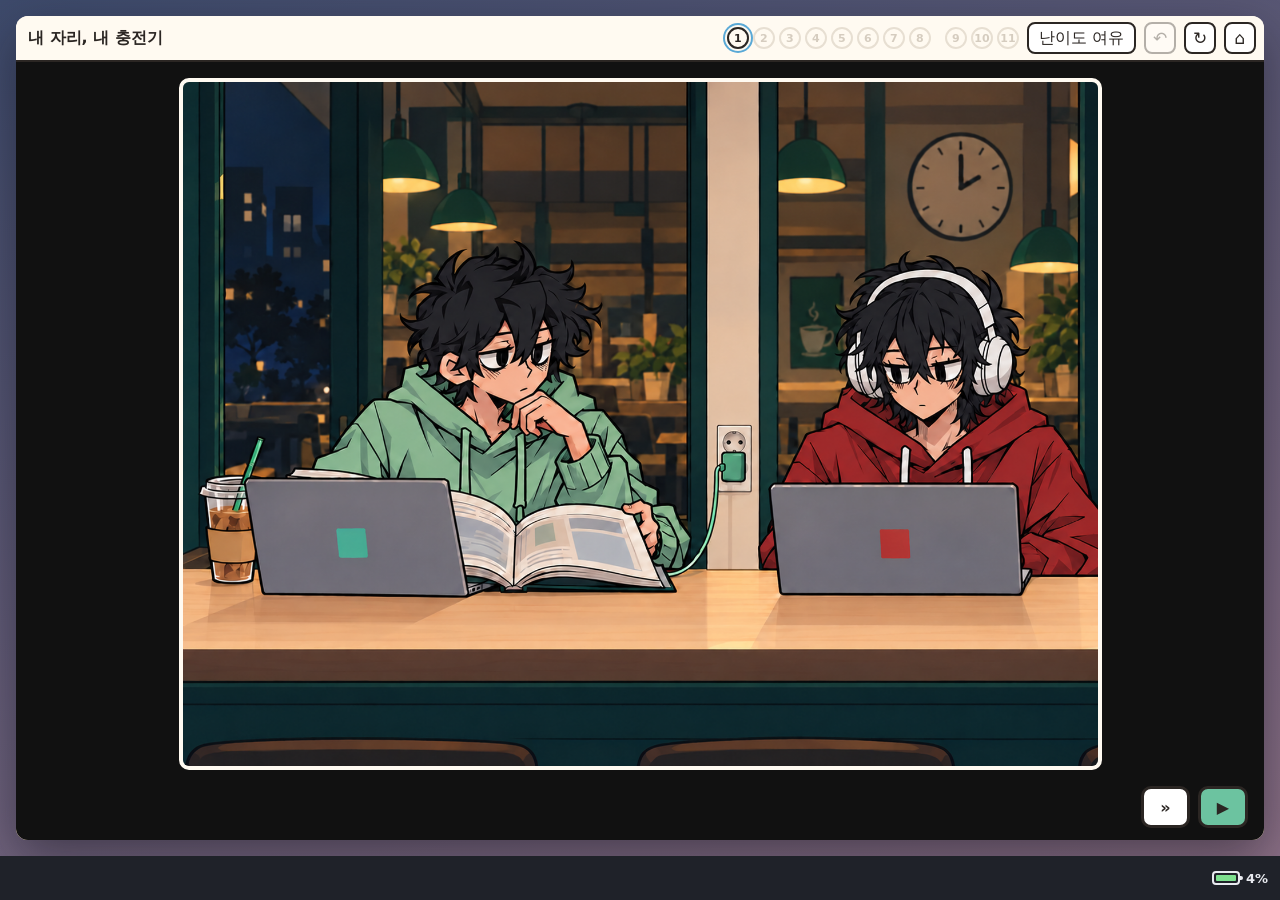
<file: index.html>
<!doctype html>
<html lang="ko">
<head>
  <meta charset="utf-8">
  <meta name="viewport" content="width=device-width, initial-scale=1">
  <title>내 자리, 내 충전기</title>
  <link rel="stylesheet" href="src/style.css">
</head>
<body>
  <div class="screen">
    <div class="desktop">
      <section id="window" class="window" aria-label="게임 창">
        <header class="titlebar">
          <div class="title-left">
            <span class="app-title">내 자리, 내 충전기</span>
          </div>
          <div class="title-right">
            <nav id="level-dots" class="level-dots" aria-label="판 고르기"></nav>
            <button id="btn-difficulty" class="title-btn" type="button"></button>
            <button id="btn-undo" class="title-btn icon" type="button" aria-label="되돌리기">↶</button>
            <button id="btn-restart" class="title-btn icon" type="button" aria-label="처음부터">↻</button>
            <button id="btn-reset" class="title-btn icon" type="button" aria-label="진행 기록을 지우고 프롤로그부터 다시 시작">⌂</button>
          </div>
        </header>

        <div id="window-body" class="window-body">
          <div id="stage" class="stage">
            <div id="scene" class="scene">
              <div id="top-view" class="view top-view">
              </div>
              <div id="side-view" class="view side-view" hidden>
              </div>
              <div id="board" class="board">
                <div id="gaze-now" class="gaze-zone" hidden></div>
                <div id="gaze-next" class="gaze-zone next" hidden></div>
                <div id="steam-cloud" class="steam-cloud" hidden></div>
                <div id="aim-band" class="aim-band"></div>
                <div id="divider" class="divider"></div>
              </div>
              <svg id="aim-layer" class="aim-layer" viewBox="0 0 960 540" aria-hidden="true">
                <g id="aim-hints" class="aim-hints"></g>
                <polyline id="aim-path" class="aim-path" points=""></polyline>
              </svg>
              <div id="fx-layer" class="fx-layer"></div>
            </div>

            <div id="side-bar" class="side-bar" hidden>
              <button id="row-up" class="side-btn" type="button" aria-label="위 줄 보기">▲</button>
              <button id="row-down" class="side-btn" type="button" aria-label="아래 줄 보기">▼</button>
            </div>
          </div>

          <footer class="tray">
            <div id="drinks" class="drinks"></div>
            <div id="tools" class="tools">
              <button id="btn-duck" class="tool" type="button" aria-pressed="false">숙이기</button>
              <button id="btn-camera" class="tool" type="button">카메라</button>
            </div>
          </footer>

          <div id="finger" class="finger" hidden aria-hidden="true">
            <div class="finger-art"></div>
          </div>

          <div id="camera" class="overlay camera-overlay" hidden>
            <div class="phone">
              <div class="phone-screen">
                <div id="camera-art" class="camera-art"></div>
              </div>
              <button id="camera-close" class="btn" type="button" aria-label="카메라 닫기">×</button>
            </div>
          </div>

          <div id="overlay-dead" class="overlay screen-off" hidden>
            <p class="overlay-title">배터리가 모두 닳았습니다</p>
            <div class="overlay-actions">
              <button id="dead-undo" class="btn" type="button" aria-label="되돌리기">↶</button>
              <button id="dead-restart" class="btn" type="button" aria-label="처음부터">↻</button>
              <button id="dead-skip" class="btn ghost" type="button" aria-label="이 판 건너뛰기" hidden>»</button>
            </div>
          </div>

          <div id="overlay-caught" class="overlay caught" hidden>
            <div id="caught-art" class="caught-art" aria-hidden="true"></div>
            <div class="overlay-actions">
              <button id="caught-undo" class="btn" type="button" aria-label="되돌리기">↶</button>
              <button id="caught-restart" class="btn" type="button" aria-label="처음부터">↻</button>
            </div>
          </div>

          <div id="overlay-won" class="overlay won" hidden>
            <p class="overlay-title">충전기를 되찾았습니다</p>
            <div class="overlay-actions">
              <button id="won-next" class="btn" type="button" aria-label="다음 판">▶</button>
              <button id="won-undo" class="btn ghost" type="button" aria-label="되돌려 보기">↶</button>
            </div>
          </div>

          <div id="popup-low" class="os-popup" hidden>
            <div id="popup-low-bar" class="os-popup-bar">
              <span>배터리 부족</span>
              <button id="popup-low-close" class="os-popup-close" type="button" aria-label="닫기">×</button>
            </div>
          </div>

          <div id="prologue" class="prologue" hidden>
            <div id="prologue-stage" class="prologue-stage">
              <div id="prologue-panel" class="prologue-panel">
                <div id="prologue-art" class="prologue-art"></div>
              </div>
            </div>
            <div class="prologue-actions">
              <button id="prologue-skip" class="btn ghost" type="button" aria-label="건너뛰기">»</button>
              <button id="prologue-next" class="btn" type="button" aria-label="다음">▶</button>
            </div>
          </div>
        </div>
      </section>
    </div>

    <footer class="taskbar">
      <div class="system-tray">
        <span id="battery" class="battery" aria-label="배터리">
          <span class="battery-icon"><span id="battery-fill" class="battery-fill"></span></span>
          <span id="battery-text" class="battery-text"></span>
        </span>
      </div>
    </footer>
  </div>

  <script src="src/layout.js"></script>
  <script src="src/engine.js"></script>
  <script src="src/levels.js"></script>
  <script src="assets/manifest.js"></script>
  <script src="src/assets.js"></script>
  <script src="src/story.js"></script>
  <script src="src/game.js"></script>
</body>
</html>
</file>
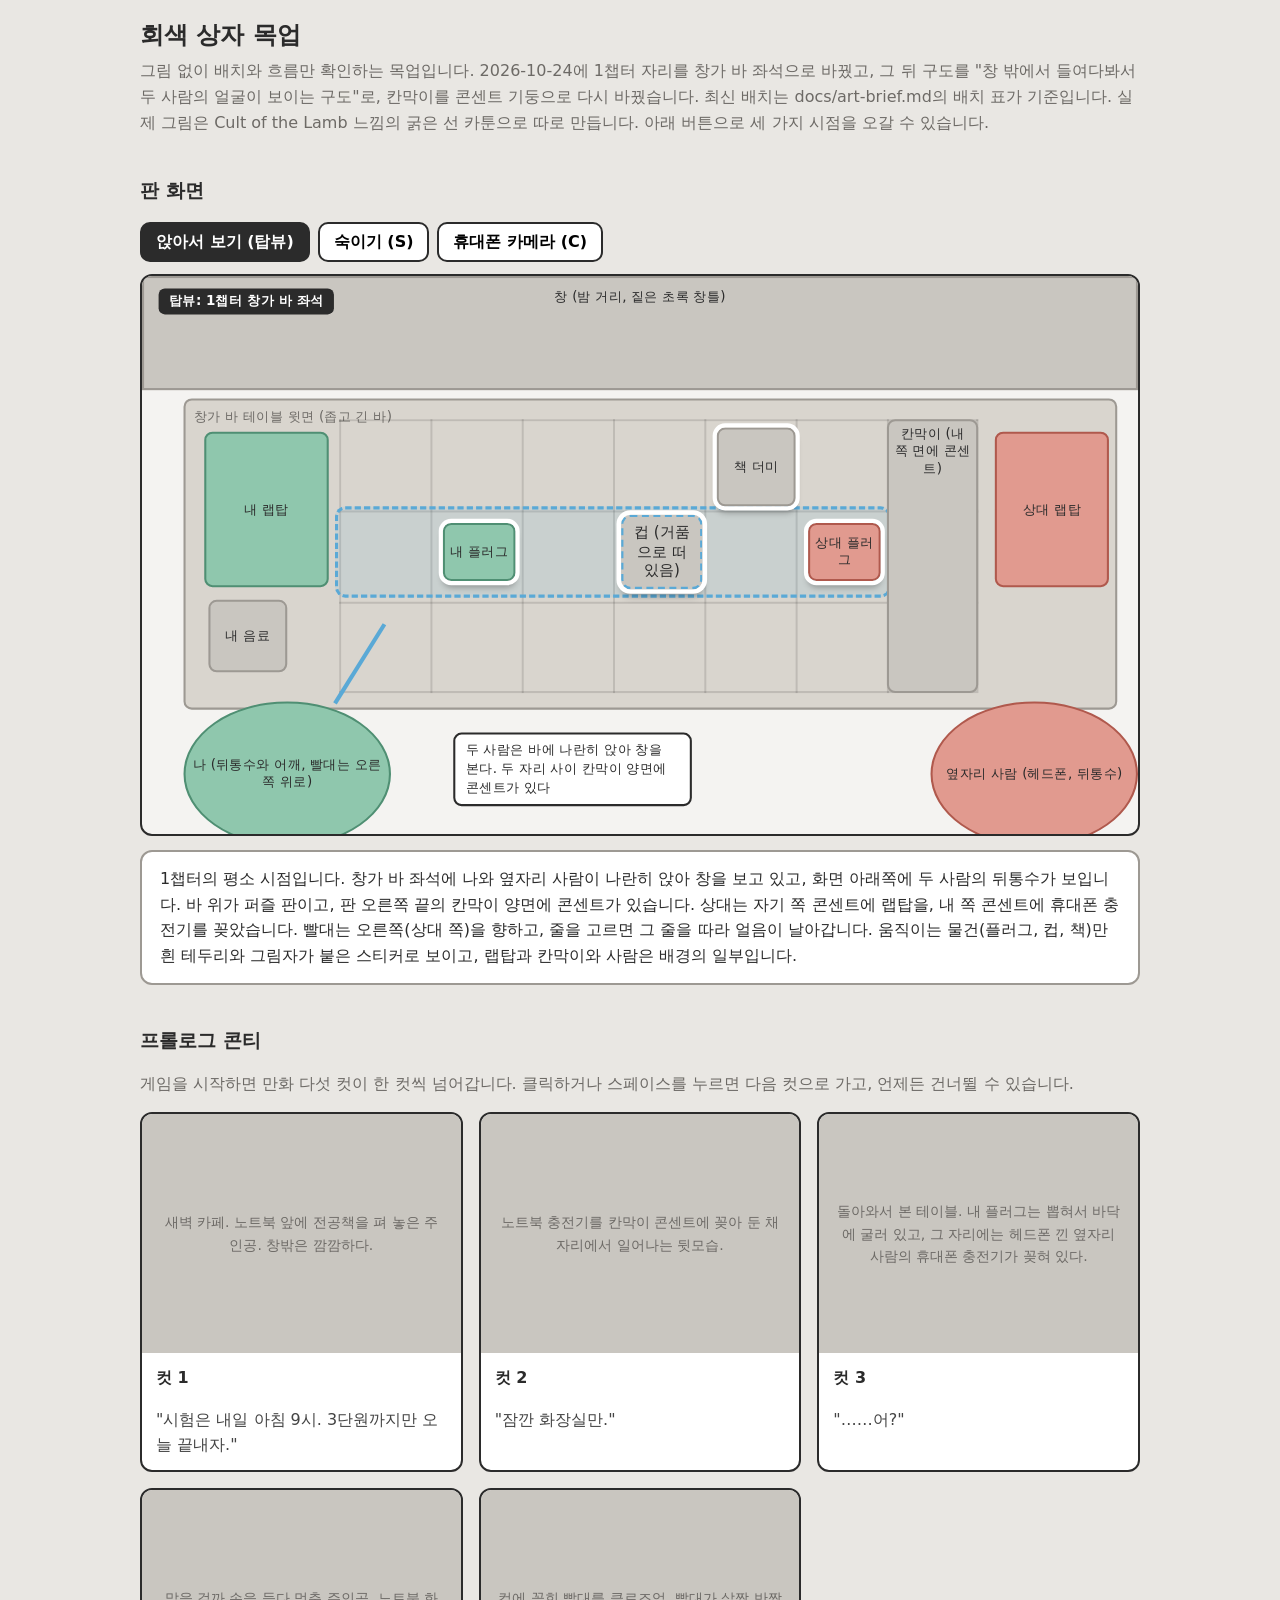
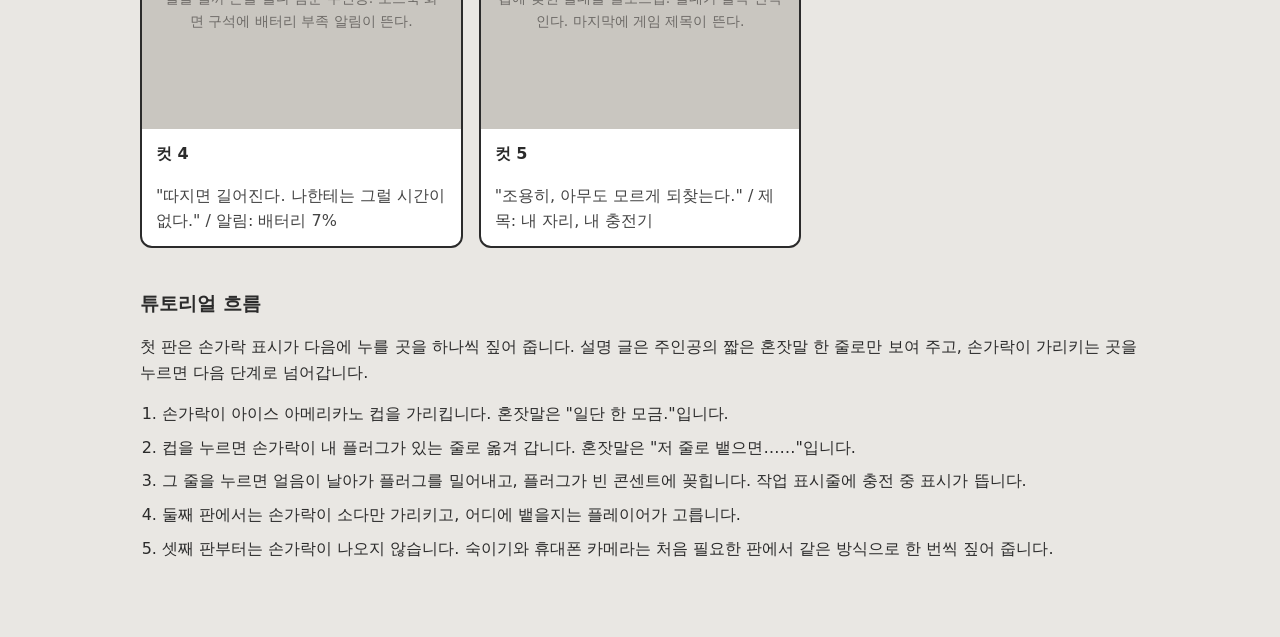
<file: docs/mockup/index.html>
<!doctype html>
<html lang="ko">
<head>
  <meta charset="utf-8">
  <meta name="viewport" content="width=device-width, initial-scale=1">
  <title>회색 상자 목업</title>
  <style>
    :root {
      --bg: #e9e7e3;
      --ink: #2b2b2b;
      --muted: #6d6a66;
      --box: #c9c6c0;
      --box-dark: #9d9993;
      --table: #d9d5ce;
      --mine: #8fc7ad;
      --theirs: #e19a8f;
      --focus: #5aa9d6;
    }

    * { box-sizing: border-box; }

    body {
      margin: 0;
      background: var(--bg);
      color: var(--ink);
      font-family: "Pretendard", "Apple SD Gothic Neo", "Malgun Gothic", system-ui, sans-serif;
      line-height: 1.6;
    }

    .wrap {
      max-width: 1040px;
      margin-left: auto;
      margin-right: auto;
      padding-left: 20px;
      padding-right: 20px;
      padding-bottom: 60px;
    }

    h1 { font-size: 24px; margin-bottom: 4px; }
    h2 { font-size: 19px; margin-top: 40px; }
    p { margin-top: 0; }
    .lead { color: var(--muted); }

    .tabs {
      display: flex;
      flex-wrap: wrap;
      gap: 8px;
      margin-top: 16px;
      margin-bottom: 12px;
    }

    .tab {
      min-height: 40px;
      padding-left: 14px;
      padding-right: 14px;
      border: 2px solid var(--ink);
      border-radius: 10px;
      background: #fff;
      font: inherit;
      font-weight: 700;
      cursor: pointer;
    }

    .tab[aria-pressed="true"] { background: var(--ink); color: #fff; }

    .stage {
      position: relative;
      width: 100%;
      aspect-ratio: 16 / 9;
      border: 2px solid var(--ink);
      border-radius: 12px;
      overflow: hidden;
      background: #f4f3f1;
    }

    .scene {
      position: absolute;
      left: 0;
      top: 0;
      width: 960px;
      height: 540px;
      transform-origin: 0 0;
    }

    .view { position: absolute; inset: 0; display: none; }
    .view.active { display: block; }

    .box {
      position: absolute;
      display: flex;
      align-items: center;
      justify-content: center;
      text-align: center;
      padding: 4px;
      border: 2px solid var(--box-dark);
      border-radius: 8px;
      background: var(--box);
      font-size: 13px;
      line-height: 1.3;
      color: var(--ink);
    }

    .round { border-radius: 50%; }
    .mine { background: var(--mine); border-color: #4f8f73; }
    .theirs { background: var(--theirs); border-color: #b0594d; }
    .table { background: var(--table); border-color: var(--box-dark); align-items: flex-start; justify-content: flex-start; padding: 8px; color: var(--muted); }
    .floating { box-shadow: 10px 14px 0 rgba(0, 0, 0, 0.18); transform: scale(1.12); border-style: dashed; border-color: var(--focus); }
    /* 상호작용하는 물건은 스티커처럼 흰 테두리와 그림자를 두른다. */
    .sticker-box { outline: 4px solid #fff; box-shadow: 0 6px 6px rgba(0, 0, 0, 0.3); }

    .grid {
      position: absolute;
      background-image:
        linear-gradient(90deg, rgba(0, 0, 0, 0.12) 2px, transparent 2px),
        linear-gradient(180deg, rgba(0, 0, 0, 0.12) 2px, transparent 2px);
      background-size: 88px 88px;
      border-right: 2px solid rgba(0, 0, 0, 0.12);
      border-bottom: 2px solid rgba(0, 0, 0, 0.12);
    }

    .row-focus {
      position: absolute;
      border: 3px dashed var(--focus);
      border-radius: 10px;
      background: rgba(90, 169, 214, 0.12);
    }

    .line {
      position: absolute;
      height: 4px;
      background: var(--focus);
      transform-origin: 0 50%;
    }

    .note {
      position: absolute;
      max-width: 230px;
      padding: 6px 10px;
      border-radius: 8px;
      background: #fff;
      border: 2px solid var(--ink);
      font-size: 13px;
      line-height: 1.4;
    }

    .label {
      position: absolute;
      left: 16px;
      top: 12px;
      padding: 2px 10px;
      border-radius: 6px;
      background: var(--ink);
      color: #fff;
      font-size: 13px;
      font-weight: 700;
    }

    .dim { position: absolute; inset: 0; background: rgba(0, 0, 0, 0.45); }

    .phone {
      position: absolute;
      left: 300px;
      top: 40px;
      width: 360px;
      height: 460px;
      border: 10px solid #222;
      border-radius: 36px;
      background: #3a3a3a;
      overflow: hidden;
    }

    .phone-screen {
      position: absolute;
      left: 20px;
      top: 70px;
      width: 300px;
      height: 200px;
      border: 4px solid #111;
      border-radius: 8px;
      background: #f4f3f1;
      display: flex;
      flex-direction: column;
      align-items: center;
      justify-content: center;
      gap: 6px;
      font-size: 15px;
    }

    .phone-caption {
      position: absolute;
      left: 20px;
      right: 20px;
      bottom: 24px;
      color: #ddd;
      font-size: 13px;
      text-align: center;
    }

    .reticle {
      position: absolute;
      left: 12px;
      top: 60px;
      width: 316px;
      height: 220px;
      border: 2px dashed #fff;
      border-radius: 6px;
    }

    .explain {
      margin-top: 14px;
      padding: 14px 18px;
      border-radius: 12px;
      background: #fff;
      border: 2px solid var(--box-dark);
    }

    .storyboard {
      display: grid;
      grid-template-columns: repeat(auto-fill, minmax(280px, 1fr));
      gap: 16px;
    }

    .panel {
      border: 2px solid var(--ink);
      border-radius: 12px;
      background: #fff;
      overflow: hidden;
    }

    .panel-art {
      aspect-ratio: 4 / 3;
      display: flex;
      align-items: center;
      justify-content: center;
      padding: 16px;
      background: var(--box);
      color: var(--muted);
      text-align: center;
      font-size: 14px;
    }

    .panel-body { padding: 12px 14px; }
    .panel-number { font-weight: 800; }
    .line-text { margin-bottom: 0; color: #444; }

    ol.steps { padding-left: 22px; }
    ol.steps li { margin-bottom: 8px; }
  </style>
</head>
<body>
  <main class="wrap">
    <h1>회색 상자 목업</h1>
    <p class="lead">그림 없이 배치와 흐름만 확인하는 목업입니다. 2026-10-24에 1챕터 자리를 창가 바 좌석으로 바꿨고, 그 뒤 구도를 "창 밖에서 들여다봐서 두 사람의 얼굴이 보이는 구도"로, 칸막이를 콘센트 기둥으로 다시 바꿨습니다. 최신 배치는 docs/art-brief.md의 배치 표가 기준입니다. 실제 그림은 Cult of the Lamb 느낌의 굵은 선 카툰으로 따로 만듭니다.
      아래 버튼으로 세 가지 시점을 오갈 수 있습니다.</p>

    <h2>판 화면</h2>
    <div class="tabs" role="group" aria-label="시점">
      <button class="tab" type="button" data-view="top" aria-pressed="true">앉아서 보기 (탑뷰)</button>
      <button class="tab" type="button" data-view="side" aria-pressed="false">숙이기 (S)</button>
      <button class="tab" type="button" data-view="camera" aria-pressed="false">휴대폰 카메라 (C)</button>
    </div>

    <div class="stage" id="stage">
      <div class="scene" id="scene">

        <!-- 탑뷰: 1챕터 창가 바 좌석. 나와 옆자리 사람이 바에 나란히 앉아 창을 본다. -->
        <section class="view active" data-view="top">
          <div class="box" style="left: 0; top: 0; width: 960px; height: 110px; border-radius: 0; align-items: flex-start; padding-top: 10px;">창 (밤 거리, 짙은 초록 창틀)</div>
          <div class="box table" style="left: 40px; top: 118px; width: 900px; height: 300px;">창가 바 테이블 윗면 (좁고 긴 바)</div>
          <div class="grid" style="left: 190px; top: 138px; width: 616px; height: 264px;"></div>
          <div class="row-focus" style="left: 186px; top: 222px; width: 536px; height: 88px;"></div>

          <div class="box mine" style="left: 60px; top: 150px; width: 120px; height: 150px;">내 랩탑</div>
          <div class="box" style="left: 64px; top: 312px; width: 76px; height: 70px;">내 음료</div>

          <div class="box mine sticker-box" style="left: 290px; top: 238px; width: 70px; height: 56px;">내 플러그</div>
          <div class="box floating sticker-box" style="left: 466px; top: 234px; width: 70px; height: 64px;">컵 (거품으로 떠 있음)</div>
          <div class="box sticker-box" style="left: 554px; top: 146px; width: 76px; height: 76px;">책 더미</div>

          <div class="box" style="left: 718px; top: 138px; width: 88px; height: 264px; align-items: flex-start;">칸막이 (내 쪽 면에 콘센트)</div>
          <div class="box theirs sticker-box" style="left: 642px; top: 238px; width: 70px; height: 56px;">상대 플러그</div>
          <div class="box theirs" style="left: 822px; top: 150px; width: 110px; height: 150px;">상대 랩탑</div>

          <div class="box round mine" style="left: 40px; top: 410px; width: 200px; height: 140px;">나 (뒤통수와 어깨, 빨대는 오른쪽 위로)</div>
          <div class="line" style="left: 186px; top: 410px; width: 90px; transform: rotate(-58deg);"></div>
          <div class="box round theirs" style="left: 760px; top: 410px; width: 200px; height: 140px;">옆자리 사람 (헤드폰, 뒤통수)</div>

          <div class="note" style="left: 300px; top: 440px;">두 사람은 바에 나란히 앉아 창을 본다. 두 자리 사이 칸막이 양면에 콘센트가 있다</div>
          <span class="label">탑뷰: 1챕터 창가 바 좌석</span>
        </section>

        <!-- 숙이기 -->
        <section class="view" data-view="side">
          <div class="box" style="left: 0; top: 400px; width: 960px; height: 30px; border-radius: 0;">테이블 윗면 (2번 줄을 옆에서 본 단면)</div>
          <div class="grid" style="left: 190px; top: 136px; width: 528px; height: 264px;"></div>
          <div class="row-focus" style="left: 186px; top: 222px; width: 536px; height: 88px;"></div>

          <div class="box round mine" style="left: 20px; top: 250px; width: 130px; height: 130px;">숙인 나 (눈높이가 테이블)</div>
          <div class="line" style="left: 150px; top: 292px; width: 40px;"></div>

          <div class="box mine" style="left: 290px; top: 340px; width: 70px; height: 56px;">내 플러그</div>
          <div class="box floating" style="left: 466px; top: 236px; width: 70px; height: 64px;">컵 (한 칸 떠 있음)</div>
          <div class="note" style="left: 446px; top: 320px;">떠 있는 높이와 그 아래 빈칸이 정확히 보인다</div>

          <div class="box" style="left: 718px; top: 136px; width: 88px; height: 264px; align-items: flex-start;">칸막이 옆면</div>
          <div class="box" style="left: 734px; top: 160px; width: 56px; height: 40px;">높은 콘센트</div>
          <div class="box theirs" style="left: 642px; top: 340px; width: 70px; height: 56px;">상대 플러그</div>
          <div class="box round theirs" style="left: 830px; top: 170px; width: 110px; height: 110px;">옆자리 사람</div>

          <span class="label">숙이기: 고른 줄의 높이를 보고 조준한다</span>
        </section>

        <!-- 휴대폰 카메라 -->
        <section class="view" data-view="camera">
          <div class="box table" style="left: 110px; top: 60px; width: 760px; height: 420px;">탑뷰 장면</div>
          <div class="dim"></div>
          <div class="phone">
            <div class="reticle"></div>
            <div class="phone-screen">
              <strong>상대 랩탑 화면 (확대)</strong>
              <span>배터리 100% 충전 완료</span>
              <span>드라마 재생 중</span>
            </div>
            <p class="phone-caption">두 손가락으로 확대하거나 화면을 끌어서 비출 곳을 옮긴다. 카메라를 닫으면 탑뷰로 돌아간다.</p>
          </div>
          <span class="label">휴대폰 카메라: 멀리 있는 것을 확대해서 본다</span>
        </section>
      </div>
    </div>

    <div class="explain" id="explain"></div>

    <h2>프롤로그 콘티</h2>
    <p class="lead">게임을 시작하면 만화 다섯 컷이 한 컷씩 넘어갑니다. 클릭하거나 스페이스를 누르면 다음 컷으로 가고, 언제든 건너뛸 수 있습니다.</p>
    <div class="storyboard">
      <article class="panel">
        <div class="panel-art">새벽 카페. 노트북 앞에 전공책을 펴 놓은 주인공. 창밖은 깜깜하다.</div>
        <div class="panel-body">
          <p class="panel-number">컷 1</p>
          <p class="line-text">"시험은 내일 아침 9시. 3단원까지만 오늘 끝내자."</p>
        </div>
      </article>
      <article class="panel">
        <div class="panel-art">노트북 충전기를 칸막이 콘센트에 꽂아 둔 채 자리에서 일어나는 뒷모습.</div>
        <div class="panel-body">
          <p class="panel-number">컷 2</p>
          <p class="line-text">"잠깐 화장실만."</p>
        </div>
      </article>
      <article class="panel">
        <div class="panel-art">돌아와서 본 테이블. 내 플러그는 뽑혀서 바닥에 굴러 있고, 그 자리에는 헤드폰 낀 옆자리 사람의 휴대폰 충전기가 꽂혀 있다.</div>
        <div class="panel-body">
          <p class="panel-number">컷 3</p>
          <p class="line-text">"……어?"</p>
        </div>
      </article>
      <article class="panel">
        <div class="panel-art">말을 걸까 손을 들다 멈춘 주인공. 노트북 화면 구석에 배터리 부족 알림이 뜬다.</div>
        <div class="panel-body">
          <p class="panel-number">컷 4</p>
          <p class="line-text">"따지면 길어진다. 나한테는 그럴 시간이 없다." / 알림: 배터리 7%</p>
        </div>
      </article>
      <article class="panel">
        <div class="panel-art">컵에 꽂힌 빨대를 클로즈업. 빨대가 살짝 반짝인다. 마지막에 게임 제목이 뜬다.</div>
        <div class="panel-body">
          <p class="panel-number">컷 5</p>
          <p class="line-text">"조용히, 아무도 모르게 되찾는다." / 제목: 내 자리, 내 충전기</p>
        </div>
      </article>
    </div>

    <h2>튜토리얼 흐름</h2>
    <p>첫 판은 손가락 표시가 다음에 누를 곳을 하나씩 짚어 줍니다. 설명 글은 주인공의 짧은 혼잣말 한 줄로만 보여 주고, 손가락이 가리키는 곳을 누르면 다음 단계로 넘어갑니다.</p>
    <ol class="steps">
      <li>손가락이 아이스 아메리카노 컵을 가리킵니다. 혼잣말은 "일단 한 모금."입니다.</li>
      <li>컵을 누르면 손가락이 내 플러그가 있는 줄로 옮겨 갑니다. 혼잣말은 "저 줄로 뱉으면……"입니다.</li>
      <li>그 줄을 누르면 얼음이 날아가 플러그를 밀어내고, 플러그가 빈 콘센트에 꽂힙니다. 작업 표시줄에 충전 중 표시가 뜹니다.</li>
      <li>둘째 판에서는 손가락이 소다만 가리키고, 어디에 뱉을지는 플레이어가 고릅니다.</li>
      <li>셋째 판부터는 손가락이 나오지 않습니다. 숙이기와 휴대폰 카메라는 처음 필요한 판에서 같은 방식으로 한 번씩 짚어 줍니다.</li>
    </ol>
  </main>

  <script>
    const explanations = {
      top: '1챕터의 평소 시점입니다. 창가 바 좌석에 나와 옆자리 사람이 나란히 앉아 창을 보고 있고, 화면 아래쪽에 두 사람의 뒤통수가 보입니다. 바 위가 퍼즐 판이고, 판 오른쪽 끝의 칸막이 양면에 콘센트가 있습니다. 상대는 자기 쪽 콘센트에 랩탑을, 내 쪽 콘센트에 휴대폰 충전기를 꽂았습니다. 빨대는 오른쪽(상대 쪽)을 향하고, 줄을 고르면 그 줄을 따라 얼음이 날아갑니다. 움직이는 물건(플러그, 컵, 책)만 흰 테두리와 그림자가 붙은 스티커로 보이고, 랩탑과 칸막이와 사람은 배경의 일부입니다.',
      side: '숙이기를 누르면 지금 고른 줄 하나를 테이블 높이에서 옆으로 본 단면이 보입니다. 탑뷰에서는 짐작만 할 수 있던 높이가 정확히 보이고, 이 시점에서는 얼음을 어느 높이로 보낼지 고를 수 있습니다. 칸막이 위쪽의 높은 콘센트처럼 위에서는 안 보이던 것도 여기서 드러납니다. 다시 누르면 앉아서 보는 탑뷰로 돌아갑니다.',
      camera: '휴대폰 카메라는 멀리 있는 것을 확대해 정보를 얻는 도구입니다. 판을 직접 바꾸지는 않습니다. 예를 들어 옆자리 사람의 랩탑이 이미 100% 충전돼 있다는 걸 확인하면, 이야기 쪽으로는 플러그를 빼앗을 명분이 생기고 퍼즐 쪽으로는 힌트가 됩니다. 2챕터에서는 상대가 어디를 보고 있는지 확인하는 데에도 씁니다.',
    };

    const tabs = document.querySelectorAll('.tab');
    const views = document.querySelectorAll('.view');
    const explain = document.getElementById('explain');

    function show(name) {
      tabs.forEach((tab) => tab.setAttribute('aria-pressed', String(tab.dataset.view === name)));
      views.forEach((view) => view.classList.toggle('active', view.dataset.view === name));
      explain.textContent = explanations[name];
    }

    tabs.forEach((tab) => tab.addEventListener('click', () => show(tab.dataset.view)));
    document.addEventListener('keydown', (event) => {
      if (event.key.toLowerCase() === 's') show('side');
      if (event.key.toLowerCase() === 'c') show('camera');
      if (event.key === 'Escape') show('top');
    });

    const stage = document.getElementById('stage');
    const scene = document.getElementById('scene');
    function fit() {
      scene.style.transform = `scale(${stage.clientWidth / 960})`;
    }
    new ResizeObserver(fit).observe(stage);
    show('top');
  </script>
</body>
</html>
</file>
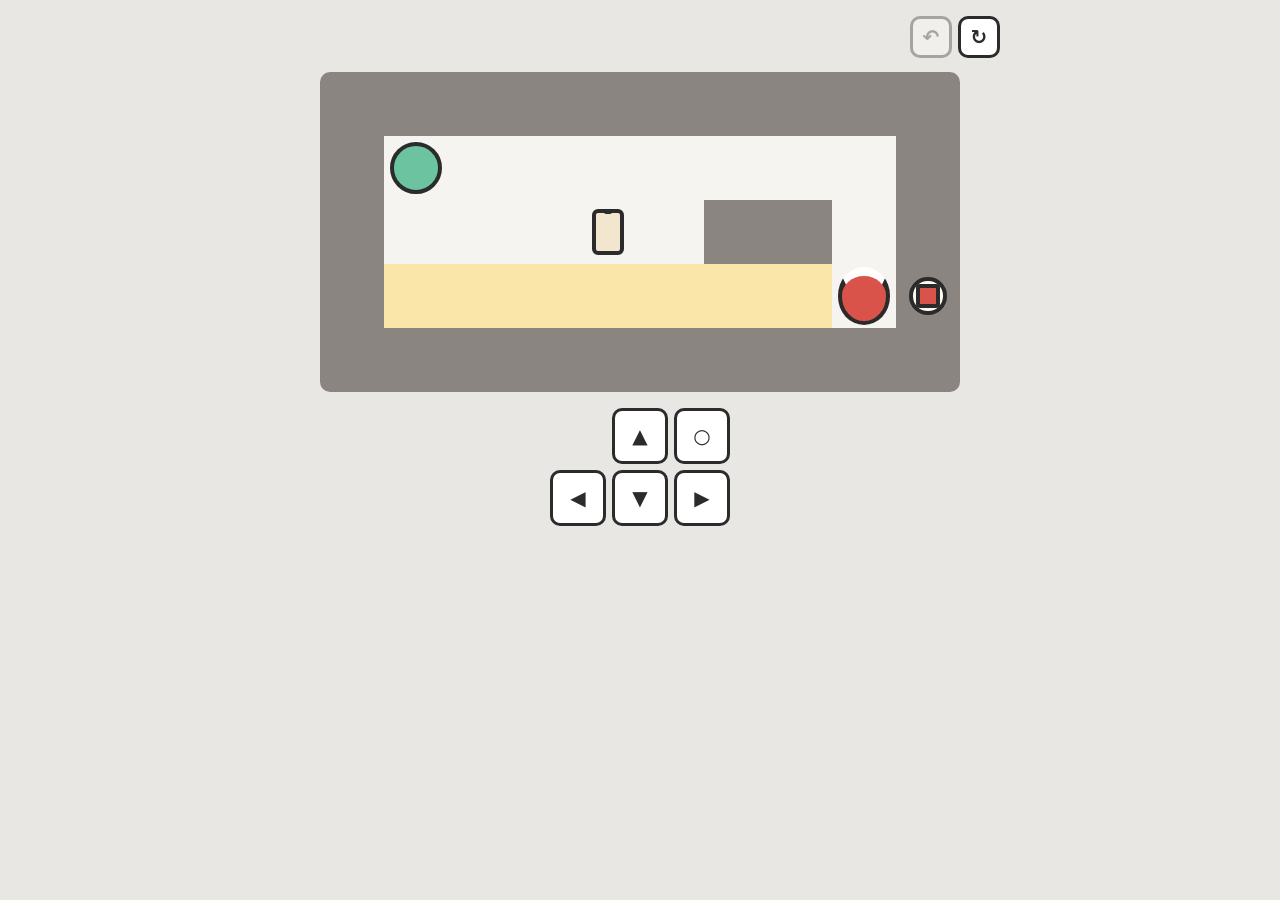
<file: proto/cafe/index.html>
<!doctype html>
<html lang="ko">
<head>
  <meta charset="utf-8">
  <meta name="viewport" content="width=device-width, initial-scale=1">
  <title>카페 시제품</title>
  <style>
    /* 목표 문장(CLAUDE.md "확정한 방향")으로 만든 회색 상자 시제품이다. 그림 없이 규칙이 와닿는지만 본다. */
    :root {
      --bg: #e9e7e3;
      --ink: #2b2b2b;
      --floor: #f6f4f0;
      --wall: #8a8580;
      --mine: #6cc3a0;
      --theirs: #d9534a;
      --bank: #f2e6cf;
      --chair: #b9a27f;
      --gaze: rgba(255, 204, 51, 0.38);
      --cell: 64px;
    }

    * { box-sizing: border-box; }

    html,
    body {
      margin: 0;
      min-height: 100%;
      background: var(--bg);
      color: var(--ink);
      font-family: "Pretendard", "Apple SD Gothic Neo", "Malgun Gothic", system-ui, sans-serif;
      -webkit-tap-highlight-color: transparent;
    }

    button {
      font: inherit;
      color: inherit;
      cursor: pointer;
    }

    [hidden] { display: none !important; }

    .wrap {
      max-width: 760px;
      margin-left: auto;
      margin-right: auto;
      padding-left: 20px;
      padding-right: 20px;
      padding-top: 16px;
      padding-bottom: 40px;
    }

    .bar {
      display: flex;
      justify-content: flex-end;
      gap: 6px;
      margin-bottom: 14px;
    }

    .btn {
      min-width: 42px;
      height: 42px;
      border-radius: 10px;
      border: 3px solid var(--ink);
      background: #fff;
      font-size: 20px;
      font-weight: 800;
    }

    .btn:disabled { opacity: 0.35; cursor: default; }

    .board-wrap {
      display: flex;
      justify-content: center;
    }

    .board {
      position: relative;
      overflow: hidden;
      background: var(--floor);
      border-radius: 10px;
    }

    .tile,
    .gaze,
    .thing {
      position: absolute;
      width: var(--cell);
      height: var(--cell);
    }

    .tile.wall { background: var(--wall); }

    /* 상대가 지금 보고 있는 칸. 들켰을 때는 잠깐 붉게 바뀐다. */
    .gaze {
      background: var(--gaze);
      transition: background 0.15s ease;
    }

    .board.seen .gaze { background: rgba(217, 83, 74, 0.45); }

    .thing {
      display: flex;
      align-items: center;
      justify-content: center;
      transition: transform 90ms linear;
    }

    .thing::after {
      content: "";
      border: 4px solid var(--ink);
    }

    .thing.player::after {
      width: 70%;
      height: 70%;
      border-radius: 50%;
      background: var(--mine);
    }

    /* 옆자리 사람. 위쪽 두꺼운 테두리는 헤드폰이다. */
    .thing.neighbor::after {
      width: 70%;
      height: 70%;
      border-radius: 50%;
      background: var(--theirs);
      border-top-width: 9px;
      border-top-color: #fff;
    }

    .board.seen .thing.neighbor::after {
      box-shadow: 0 0 0 6px rgba(217, 83, 74, 0.5);
    }

    /* 보조배터리: 위에 작은 단자가 달린 세로 상자 */
    .thing.bank::after {
      width: 36%;
      height: 58%;
      border-radius: 6px;
      background: var(--bank);
    }

    .thing.bank::before {
      content: "";
      position: absolute;
      top: 16%;
      width: 14%;
      height: 6%;
      background: var(--ink);
      border-radius: 2px;
    }

    .thing.chair::after {
      width: 60%;
      height: 60%;
      border-radius: 10px;
      background: var(--chair);
    }

    /* 상대 옆 벽의 콘센트와 거기 꽂힌 플러그. 판을 깨면 상대 플러그가 빠지고 내 플러그가 꽂힌다. */
    .thing.outlet::after {
      width: 46%;
      height: 46%;
      border-radius: 50%;
      background: #fffaf0;
    }

    .thing.plug {
      transition: transform 0.4s ease, opacity 0.4s ease;
    }

    .thing.plug::after {
      width: 24%;
      height: 24%;
      border-radius: 4px;
      background: var(--theirs);
    }

    .thing.plug.mine::after { background: var(--mine); }
    .thing.plug.pulled { opacity: 0; }

    .board.bump { animation: bump 0.12s ease; }

    @keyframes bump {
      50% { transform: translateX(2px); }
    }

    .pad {
      display: grid;
      grid-template-columns: repeat(3, 56px);
      grid-template-rows: repeat(2, 56px);
      gap: 6px;
      justify-content: center;
      margin-top: 16px;
    }

    .pad .btn {
      width: 56px;
      height: 56px;
    }

    .pad [data-dir="up"] { grid-column: 2; grid-row: 1; }
    .pad [data-dir="wait"] { grid-column: 3; grid-row: 1; }
    .pad [data-dir="left"] { grid-column: 1; grid-row: 2; }
    .pad [data-dir="down"] { grid-column: 2; grid-row: 2; }
    .pad [data-dir="right"] { grid-column: 3; grid-row: 2; }
  </style>
</head>
<body>
  <main class="wrap">
    <div class="bar">
      <button id="undo" class="btn" type="button" aria-label="되돌리기">↶</button>
      <button id="restart" class="btn" type="button" aria-label="처음부터">↻</button>
    </div>
    <div class="board-wrap">
      <div id="board" class="board"></div>
    </div>
    <div id="pad" class="pad">
      <button class="btn" type="button" data-dir="up" aria-label="위">▲</button>
      <button class="btn" type="button" data-dir="wait" aria-label="제자리에서 기다리기">○</button>
      <button class="btn" type="button" data-dir="left" aria-label="왼쪽">◀</button>
      <button class="btn" type="button" data-dir="down" aria-label="아래">▼</button>
      <button class="btn" type="button" data-dir="right" aria-label="오른쪽">▶</button>
    </div>
  </main>

  <script src="engine.js"></script>
  <script src="levels.js"></script>
  <script>
    (function () {
      'use strict';

      const Engine = window.CafeEngine;
      const levels = window.CAFE_LEVELS.map(Engine.parseLevel);
      const board = document.getElementById('board');
      const ui = {
        undo: document.getElementById('undo'),
        restart: document.getElementById('restart'),
      };
      const game = { level: null, state: null, history: [], busy: false, won: false, things: {} };

      // 칸 크기는 화면 폭에 맞춘다. 좌우 여백 20px씩을 빼고, 큰 화면에서는 64px을 넘지 않는다.
      // innerWidth는 휴대폰에서 내용이 넘치면 함께 커지므로 clientWidth를 쓴다.
      function fitCell() {
        const available = Math.min(document.documentElement.clientWidth, 760) - 40;
        const cell = Math.max(28, Math.min(64, Math.floor(available / game.level.width)));
        document.documentElement.style.setProperty('--cell', `${cell}px`);
        board.style.width = `${cell * game.level.width}px`;
        board.style.height = `${cell * game.level.height}px`;
      }

      function place(element, x, y) {
        element.style.transform = `translate(calc(var(--cell) * ${x}), calc(var(--cell) * ${y}))`;
      }

      function add(className, position) {
        const element = document.createElement('div');
        element.className = className;
        place(element, position.x, position.y);
        board.appendChild(element);
        return element;
      }

      // 상대 옆에서 벽에 붙은 칸을 콘센트 자리로 쓴다. 시선 방향의 반대쪽 벽을 먼저 찾는다.
      function outletCell(level) {
        const n = level.neighbor;
        const back = Engine.DIRECTIONS[level.gaze[0]];
        const candidates = [{ x: n.x - back.dx, y: n.y - back.dy }, { x: n.x, y: n.y - 1 }, { x: n.x, y: n.y + 1 }];
        return candidates.find((cell) => level.walls.has(`${cell.x},${cell.y}`)) || candidates[0];
      }

      function startLevel(index) {
        game.level = levels[index];
        game.state = game.level.start;
        game.history = [];
        game.busy = false;
        game.won = false;
        draw();
      }

      function draw() {
        const { level, state } = game;
        fitCell();
        board.innerHTML = '';
        board.classList.remove('seen');
        for (let y = 0; y < level.height; y++) {
          for (let x = 0; x < level.width; x++) {
            if (level.walls.has(`${x},${y}`)) add('tile wall', { x, y });
          }
        }
        game.gazeLayer = document.createElement('div');
        board.appendChild(game.gazeLayer);
        const outlet = outletCell(level);
        add('thing outlet', outlet);
        game.things.plug = add('thing plug', outlet);
        game.things.neighbor = add('thing neighbor', level.neighbor);
        game.things.chairs = state.chairs.map((chair) => add('thing chair', chair));
        game.things.bank = add('thing bank', state.bank);
        game.things.player = add('thing player', state.player);
        drawGaze();
        ui.undo.disabled = game.history.length === 0;
      }

      function drawGaze() {
        game.gazeLayer.innerHTML = '';
        if (game.won) return;
        for (const cell of Engine.gazeAt(game.level, game.state).cells) {
          const element = document.createElement('div');
          element.className = 'gaze';
          place(element, cell.x, cell.y);
          game.gazeLayer.appendChild(element);
        }
      }

      function placeAll(state) {
        place(game.things.player, state.player.x, state.player.y);
        place(game.things.bank, state.bank.x, state.bank.y);
        state.chairs.forEach((chair, index) => place(game.things.chairs[index], chair.x, chair.y));
      }

      function wait(ms) {
        return new Promise((resolve) => setTimeout(resolve, ms));
      }

      async function act(action) {
        if (game.busy || game.won) return;
        const result = Engine.step(game.level, game.state, action);
        if (result.seen) {
          // 들키면 한 걸음 내디딘 모습을 잠깐 보여 주고, 상대가 이쪽을 보는 순간 제자리로 돌아온다. 기록은 남기지 않는다.
          game.busy = true;
          const before = game.state;
          placeAll(result.attempted);
          game.state = result.attempted;
          drawGaze();
          board.classList.add('seen');
          await wait(380);
          board.classList.remove('seen');
          game.state = before;
          placeAll(game.state);
          drawGaze();
          game.busy = false;
          return;
        }
        if (!result.moved) {
          board.classList.remove('bump');
          void board.offsetWidth;
          board.classList.add('bump');
          return;
        }
        game.history.push(game.state);
        game.state = result.state;
        placeAll(game.state);
        drawGaze();
        ui.undo.disabled = false;
        if (result.won) await win();
      }

      // 상대가 보조배터리를 집어 휴대폰을 옮겨 꽂고, 콘센트에서 자기 플러그를 뽑는다. 그 자리에 내 플러그가 꽂힌다.
      async function win() {
        game.won = true;
        game.busy = true;
        drawGaze();
        await wait(250);
        place(game.things.bank, game.level.neighbor.x, game.level.neighbor.y);
        await wait(400);
        game.things.plug.classList.add('pulled');
        await wait(450);
        game.things.plug.classList.remove('pulled');
        game.things.plug.classList.add('mine');
        game.busy = false;
      }

      function undo() {
        if (game.busy || game.history.length === 0) return;
        game.state = game.history.pop();
        game.won = false;
        draw();
      }

      const KEY_ACTIONS = {
        arrowup: 'up', w: 'up', arrowdown: 'down', s: 'down', arrowleft: 'left', a: 'left', arrowright: 'right', d: 'right', ' ': 'wait', '.': 'wait',
      };

      document.addEventListener('keydown', (event) => {
        const key = event.key.toLowerCase();
        if (KEY_ACTIONS[key]) {
          event.preventDefault();
          act(KEY_ACTIONS[key]);
        } else if (key === 'z' || key === 'backspace') {
          event.preventDefault();
          undo();
        } else if (key === 'r') {
          if (!game.busy) startLevel(0);
        }
      });
      document.querySelectorAll('#pad [data-dir]').forEach((button) => {
        button.addEventListener('click', () => act(button.dataset.dir));
      });
      ui.undo.addEventListener('click', undo);
      ui.restart.addEventListener('click', () => {
        if (!game.busy) startLevel(0);
      });
      window.addEventListener('resize', () => {
        if (!game.busy) draw();
      });

      startLevel(0);
    })();
  </script>
</body>
</html>
</file>
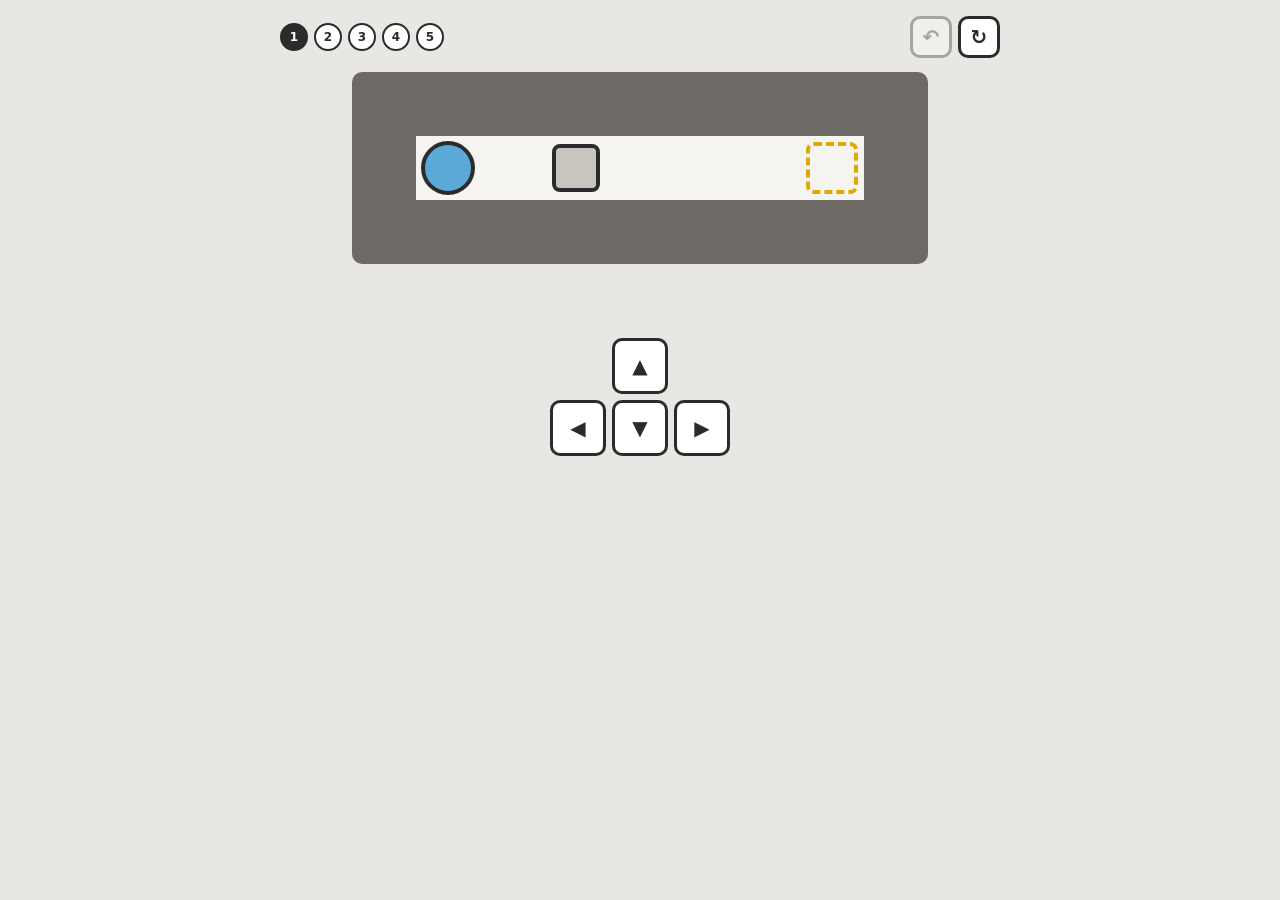
<file: proto/newton/index.html>
<!doctype html>
<html lang="ko">
<head>
  <meta charset="utf-8">
  <meta name="viewport" content="width=device-width, initial-scale=1">
  <title>운동량 시제품</title>
  <style>
    /* 장소와 인물을 정하기 전의 회색 상자 시제품이다. 규칙이 재미있는지만 본다(known-issues 17번). */
    :root {
      --bg: #e9e7e3;
      --ink: #2b2b2b;
      --floor: #f6f4f0;
      --wall: #6d6a66;
      --player: #5aa9d6;
      --block: #c9c6c0;
      --goal: #e0a800;
      --cell: 64px;
    }

    * { box-sizing: border-box; }

    html,
    body {
      margin: 0;
      min-height: 100%;
      background: var(--bg);
      color: var(--ink);
      font-family: "Pretendard", "Apple SD Gothic Neo", "Malgun Gothic", system-ui, sans-serif;
      -webkit-tap-highlight-color: transparent;
    }

    button {
      font: inherit;
      color: inherit;
      cursor: pointer;
    }

    [hidden] { display: none !important; }

    .wrap {
      max-width: 760px;
      margin-left: auto;
      margin-right: auto;
      padding-left: 20px;
      padding-right: 20px;
      padding-top: 16px;
      padding-bottom: 40px;
    }

    .bar {
      display: flex;
      flex-wrap: wrap;
      align-items: center;
      justify-content: space-between;
      gap: 10px;
      margin-bottom: 14px;
    }

    .dots,
    .controls {
      display: flex;
      align-items: center;
      gap: 6px;
    }

    .dot {
      width: 28px;
      height: 28px;
      border-radius: 50%;
      border: 2px solid var(--ink);
      background: #fff;
      font-size: 12px;
      font-weight: 800;
    }

    .dot.current { background: var(--ink); color: #fff; }
    .dot.cleared { background: #9fd3b8; }

    .btn {
      min-width: 42px;
      height: 42px;
      border-radius: 10px;
      border: 3px solid var(--ink);
      background: #fff;
      font-size: 20px;
      font-weight: 800;
    }

    .btn:disabled { opacity: 0.35; cursor: default; }

    .board-wrap {
      display: flex;
      justify-content: center;
    }

    .board {
      position: relative;
      overflow: hidden;
      background: var(--floor);
      border-radius: 10px;
    }

    .tile,
    .body,
    .goal {
      position: absolute;
      width: var(--cell);
      height: var(--cell);
    }

    .tile.wall { background: var(--wall); }

    /* 물건이 멈춰야 할 곳은 점선 네모다. 물건이 올라가면 진하게 바뀐다. */
    .goal {
      display: flex;
      align-items: center;
      justify-content: center;
    }

    .goal::after {
      content: "";
      width: 70%;
      height: 70%;
      border-radius: 8px;
      border: 4px dashed var(--goal);
    }

    .goal.filled::after {
      border-style: solid;
      background: rgba(224, 168, 0, 0.25);
    }

    .body {
      display: flex;
      align-items: center;
      justify-content: center;
      transition: transform 70ms linear;
    }

    .body::after {
      content: "";
      border: 4px solid var(--ink);
    }

    .body.player::after {
      width: 72%;
      height: 72%;
      border-radius: 50%;
      background: var(--player);
    }

    .body.block::after {
      width: 64%;
      height: 64%;
      border-radius: 8px;
      background: var(--block);
    }

    .board.won .body.player::after {
      background: #9fd3b8;
    }

    .board.bump {
      animation: bump 0.12s ease;
    }

    @keyframes bump {
      50% { transform: translateX(2px); }
    }

    .result {
      display: flex;
      justify-content: center;
      margin-top: 16px;
      min-height: 42px;
    }

    /* 휴대폰처럼 방향키가 없는 화면을 위한 방향 버튼 */
    .pad {
      display: grid;
      grid-template-columns: repeat(3, 56px);
      grid-template-rows: repeat(2, 56px);
      gap: 6px;
      justify-content: center;
      margin-top: 16px;
    }

    .pad .btn {
      width: 56px;
      height: 56px;
    }

    .pad [data-dir="up"] { grid-column: 2; grid-row: 1; }
    .pad [data-dir="left"] { grid-column: 1; grid-row: 2; }
    .pad [data-dir="down"] { grid-column: 2; grid-row: 2; }
    .pad [data-dir="right"] { grid-column: 3; grid-row: 2; }
  </style>
</head>
<body>
  <main class="wrap">
    <div class="bar">
      <nav id="dots" class="dots" aria-label="판 고르기"></nav>
      <div class="controls">
        <button id="undo" class="btn" type="button" aria-label="되돌리기">↶</button>
        <button id="restart" class="btn" type="button" aria-label="처음부터">↻</button>
      </div>
    </div>
    <div class="board-wrap">
      <div id="board" class="board"></div>
    </div>
    <div class="result">
      <button id="next" class="btn" type="button" aria-label="다음 판" hidden>▶</button>
    </div>
    <div id="pad" class="pad">
      <button class="btn" type="button" data-dir="up" aria-label="위">▲</button>
      <button class="btn" type="button" data-dir="left" aria-label="왼쪽">◀</button>
      <button class="btn" type="button" data-dir="down" aria-label="아래">▼</button>
      <button class="btn" type="button" data-dir="right" aria-label="오른쪽">▶</button>
    </div>
  </main>

  <script src="engine.js"></script>
  <script src="levels.js"></script>
  <script>
    (function () {
      'use strict';

      const Engine = window.NewtonEngine;
      const levels = window.NEWTON_LEVELS.map(Engine.parseLevel);
      const TICK_MS = 70;
      const board = document.getElementById('board');
      const ui = {
        dots: document.getElementById('dots'),
        undo: document.getElementById('undo'),
        restart: document.getElementById('restart'),
        next: document.getElementById('next'),
      };
      const game = { index: 0, level: null, state: null, history: [], busy: false, cleared: new Set(), player: null, blocks: [] };

      // 칸 크기는 화면 폭에 맞춘다. 좌우 여백 20px씩을 빼고, 큰 화면에서는 64px을 넘지 않는다.
      // innerWidth는 휴대폰에서 내용이 넘치면 함께 커져서 판이 계속 커지므로, 넘침과 상관없는 clientWidth를 쓴다.
      function fitCell() {
        const available = Math.min(document.documentElement.clientWidth, 760) - 40;
        const cell = Math.max(28, Math.min(64, Math.floor(available / game.level.width)));
        document.documentElement.style.setProperty('--cell', `${cell}px`);
        board.style.width = `${cell * game.level.width}px`;
        board.style.height = `${cell * game.level.height}px`;
      }

      function place(element, x, y) {
        element.style.transform = `translate(calc(var(--cell) * ${x}), calc(var(--cell) * ${y}))`;
      }

      function startLevel(index) {
        game.index = index;
        game.level = levels[index];
        game.state = game.level.start;
        game.history = [];
        game.busy = false;
        draw();
      }

      function draw() {
        const { level, state } = game;
        fitCell();
        board.innerHTML = '';
        for (let y = 0; y < level.height; y++) {
          for (let x = 0; x < level.width; x++) {
            if (!level.walls.has(`${x},${y}`)) continue;
            const tile = document.createElement('div');
            tile.className = 'tile wall';
            place(tile, x, y);
            board.appendChild(tile);
          }
        }
        for (const goal of level.goals) {
          const element = document.createElement('div');
          element.className = 'goal';
          element.dataset.key = `${goal.x},${goal.y}`;
          place(element, goal.x, goal.y);
          board.appendChild(element);
        }
        game.player = addBody('player', state.player);
        game.blocks = state.blocks.map((block) => addBody('block', block));
        refresh();
      }

      function addBody(kind, position) {
        const element = document.createElement('div');
        element.className = `body ${kind}`;
        place(element, position.x, position.y);
        board.appendChild(element);
        return element;
      }

      function refresh() {
        const won = Engine.won(game.level, game.state);
        board.classList.toggle('won', won);
        board.querySelectorAll('.goal').forEach((goal) => {
          goal.classList.toggle('filled', game.state.blocks.some((block) => `${block.x},${block.y}` === goal.dataset.key));
        });
        ui.dots.innerHTML = '';
        levels.forEach((level, index) => {
          const dot = document.createElement('button');
          dot.type = 'button';
          dot.className = 'dot';
          dot.textContent = String(index + 1);
          dot.classList.toggle('current', index === game.index);
          dot.classList.toggle('cleared', game.cleared.has(level.id));
          dot.addEventListener('click', () => {
            if (!game.busy) startLevel(index);
          });
          ui.dots.appendChild(dot);
        });
        ui.undo.disabled = game.history.length === 0;
        ui.next.hidden = !won;
        if (won) game.cleared.add(game.level.id);
      }

      function wait(ms) {
        return new Promise((resolve) => setTimeout(resolve, ms));
      }

      // 한 걸음. 벽이면 판이 살짝 흔들리기만 하고, 되돌리기 기록도 남기지 않는다.
      async function move(direction) {
        if (game.busy || Engine.won(game.level, game.state)) return;
        const result = Engine.step(game.level, game.state, direction);
        if (!result.moved) {
          board.classList.remove('bump');
          void board.offsetWidth;
          board.classList.add('bump');
          return;
        }
        game.history.push(game.state);
        game.state = result.state;
        place(game.player, result.state.player.x, result.state.player.y);
        if (result.kicked) {
          game.busy = true;
          for (const frame of result.frames) {
            frame.forEach((position, index) => place(game.blocks[index], position.x, position.y));
            await wait(TICK_MS);
          }
          game.busy = false;
        }
        refresh();
      }

      function undo() {
        if (game.busy || game.history.length === 0) return;
        game.state = game.history.pop();
        draw();
      }

      const KEY_DIRECTIONS = {
        arrowup: 'up', w: 'up', arrowdown: 'down', s: 'down', arrowleft: 'left', a: 'left', arrowright: 'right', d: 'right',
      };

      document.addEventListener('keydown', (event) => {
        const key = event.key.toLowerCase();
        if (KEY_DIRECTIONS[key]) {
          event.preventDefault();
          move(KEY_DIRECTIONS[key]);
        } else if (key === 'z' || key === 'backspace') {
          event.preventDefault();
          undo();
        } else if (key === 'r') {
          if (!game.busy) startLevel(game.index);
        } else if ((key === 'enter' || key === ' ') && !ui.next.hidden) {
          event.preventDefault();
          ui.next.click();
        }
      });
      document.querySelectorAll('#pad [data-dir]').forEach((button) => {
        button.addEventListener('click', () => move(button.dataset.dir));
      });
      ui.undo.addEventListener('click', undo);
      ui.restart.addEventListener('click', () => {
        if (!game.busy) startLevel(game.index);
      });
      ui.next.addEventListener('click', () => startLevel((game.index + 1) % levels.length));
      window.addEventListener('resize', () => {
        if (!game.busy) draw();
      });

      startLevel(0);
    })();
  </script>
</body>
</html>
</file>
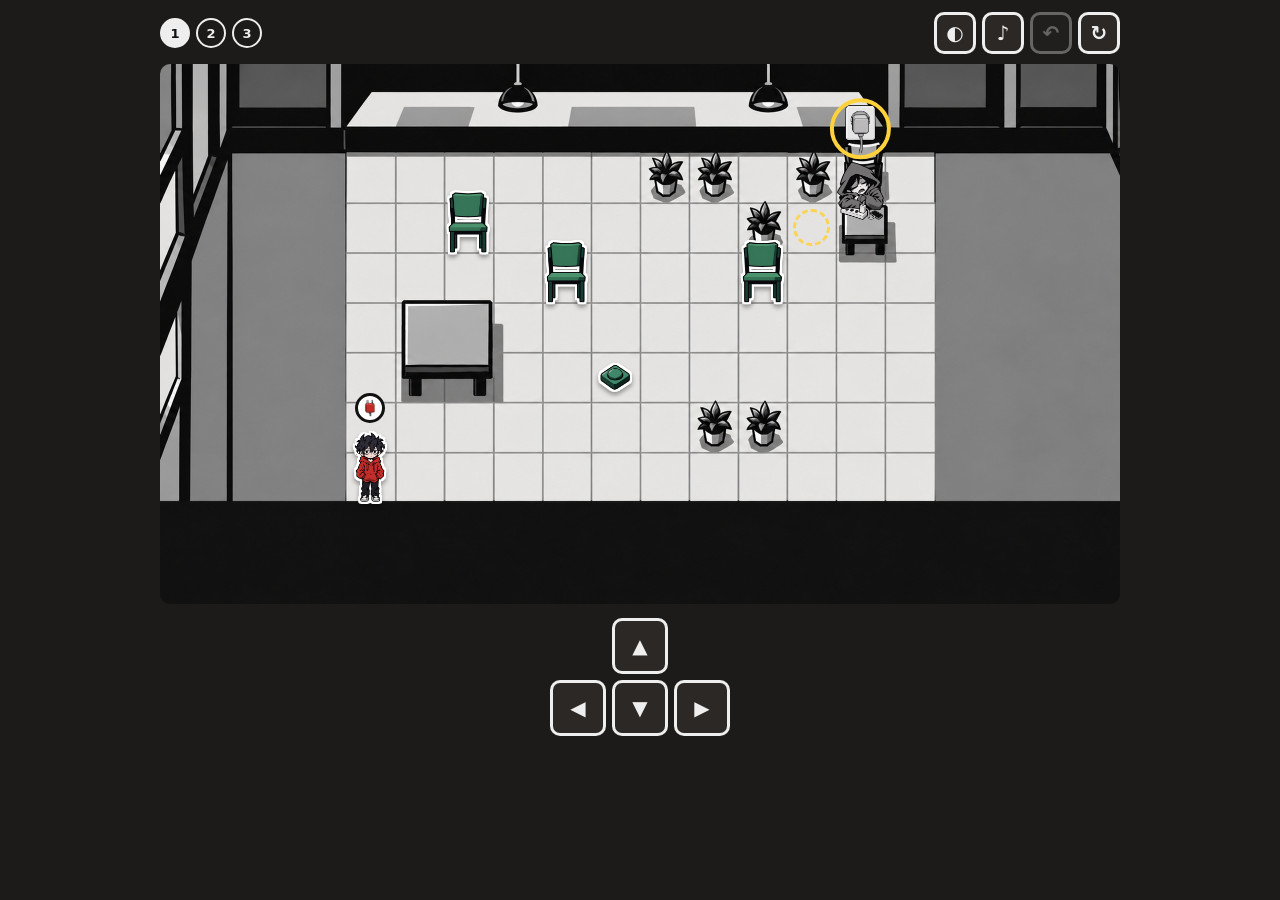
<file: proto/villain/index.html>
<!doctype html>
<html lang="ko">
<head>
  <meta charset="utf-8">
  <meta name="viewport" content="width=device-width, initial-scale=1">
  <title>콘센트 빌런 도감</title>
  <style>
    /* 콘센트 빌런 도감 첫 판. 콘셉트와 그림 규칙은 docs/concept-villains.md에 있다.
       그림이 없는 동안은 테마별 색 규칙대로 칠한 상자로 보인다. 글은 넣지 않는다. */
    :root {
      --page: #1d1b19;
      --ink: #111;
    }

    * { box-sizing: border-box; }

    html,
    body {
      margin: 0;
      min-height: 100%;
      background: var(--page);
      color: #eee;
      font-family: "Pretendard", "Apple SD Gothic Neo", "Malgun Gothic", system-ui, sans-serif;
      -webkit-tap-highlight-color: transparent;
    }

    button {
      font: inherit;
      color: inherit;
      cursor: pointer;
    }

    [hidden] { display: none !important; }

    .wrap {
      max-width: 1000px;
      margin-left: auto;
      margin-right: auto;
      padding-left: 20px;
      padding-right: 20px;
      padding-top: 12px;
      padding-bottom: 32px;
    }

    .bar {
      display: flex;
      justify-content: flex-end;
      gap: 6px;
      margin-bottom: 10px;
    }

    .btn {
      min-width: 42px;
      height: 42px;
      border-radius: 10px;
      border: 3px solid #eee;
      background: #2b2826;
      font-size: 20px;
      font-weight: 800;
    }

    .btn:disabled { opacity: 0.35; cursor: default; }
    .btn.off { opacity: 0.45; }

    /* 장면은 960 x 540 좌표로 그리고 화면 폭에 맞춰 줄인다. 숫자는 layout.js가 기준이다. */
    .viewport {
      position: relative;
      width: 100%;
      overflow: hidden;
      border-radius: 10px;
    }

    .scene {
      position: absolute;
      left: 0;
      top: 0;
      width: 960px;
      height: 540px;
      transform-origin: 0 0;
      overflow: hidden;
    }

    .layer,
    .backdrop img {
      position: absolute;
      left: 0;
      top: 0;
      width: 960px;
      height: 540px;
    }

    .box {
      position: absolute;
    }

    .sprite {
      position: absolute;
      left: 0;
      top: 0;
      transition: transform 130ms linear, opacity 0.5s ease;
    }

    .sprite img {
      display: block;
      width: 100%;
      height: 100%;
    }

    /* 상호작용할 수 있는 것에는 게임이 흰 스티커 테두리와 약한 그림자를 붙인다(예전 카페 버전의 원칙 그대로). */
    .sprite.sticker .art {
      filter:
        drop-shadow(2px 0 0 #fff) drop-shadow(-2px 0 0 #fff) drop-shadow(0 2px 0 #fff) drop-shadow(0 -2px 0 #fff)
        drop-shadow(0 3px 2px rgba(0, 0, 0, 0.35));
    }

    .art {
      width: 100%;
      height: 100%;
    }

    /* 그림이 없을 때의 상자 */
    .gbox {
      width: 100%;
      height: 100%;
      border: 3px solid var(--ink);
      border-radius: 10px;
    }

    .gbox.round { border-radius: 50% 50% 40% 40%; }

    /* 그림이 없을 때 쓰레기통은 좁고 위가 둥근 통으로 그려 의자(네모)와 진동벨(동그라미)과 구분한다. */
    .kind-trash .gbox {
      width: 64%;
      margin-left: 18%;
      border-radius: 40% 40% 8px 8px;
    }

    .sprite.hop .art {
      animation: hop 130ms ease;
    }

    @keyframes hop {
      50% { transform: translateY(-4px); }
    }

    .sprite.ringing .art {
      animation: ring 0.12s linear 6;
    }

    @keyframes ring {
      25% { transform: translateX(-3px) rotate(-6deg); }
      75% { transform: translateX(3px) rotate(6deg); }
    }

    .sprite.gone { opacity: 0; }

    /* 카메라 화각. 방송 화면에 비치는 칸이다. 들킬 뻔하면 잠깐 붉어진다. */
    .view-cell {
      position: absolute;
      background: rgba(255, 210, 60, 0.32);
      box-shadow: inset 0 0 0 1px rgba(255, 210, 60, 0.55);
      z-index: 5;
      transition: background 0.15s ease;
    }

    .scene.seen .view-cell { background: rgba(217, 60, 50, 0.45); }

    .dots {
      display: flex;
      gap: 6px;
      margin-right: auto;
      align-items: center;
    }

    .dot {
      width: 30px;
      height: 30px;
      border-radius: 50%;
      border: 2px solid #eee;
      background: transparent;
      font-size: 13px;
      font-weight: 800;
    }

    .dot.current { background: #eee; color: #111; }
    .dot.cleared { border-color: #7fd3b8; }

    .scene.bump { animation: bump 0.12s ease; }

    @keyframes bump {
      50% { transform: var(--fit) translateX(2px); }
    }

    /* 판을 깨면 빌런 반응 일러스트가 크게 뜬다 */
    .portrait {
      position: absolute;
      right: 40px;
      bottom: 0;
      width: 420px;
      height: 420px;
      transform: translateY(110%);
      transition: transform 0.45s cubic-bezier(0.2, 1.4, 0.4, 1);
      pointer-events: none;
    }

    .portrait.show { transform: translateY(0); }

    .flash {
      position: absolute;
      inset: 0;
      background: #fff;
      opacity: 0;
      pointer-events: none;
    }

    .flash.go { animation: flash 0.5s ease; }

    @keyframes flash {
      0% { opacity: 0.7; }
      100% { opacity: 0; }
    }

    /* 판을 시작할 때 목표를 짚는다: 빌런 자리 콘센트에 고리가 퍼지고, 주인공 머리 위에 뽑힌 내 충전기가 잠깐 뜬다. */
    .sprite.pulse::before {
      content: "";
      position: absolute;
      inset: -6px;
      border: 4px solid #ffd23c;
      border-radius: 50%;
      animation: pulse 0.9s ease-out 2;
    }

    @keyframes pulse {
      from { transform: scale(0.6); opacity: 1; }
      to { transform: scale(1.5); opacity: 0; }
    }

    .plug-bubble {
      position: absolute;
      width: 30px;
      height: 30px;
      border-radius: 50%;
      background: #fff;
      border: 3px solid #111;
      z-index: 200;
      display: flex;
      align-items: center;
      justify-content: center;
      animation: float 0.6s ease-in-out infinite alternate;
    }

    .plug-bubble .art { width: 18px; height: 18px; }

    @keyframes float {
      from { margin-top: 0; }
      to { margin-top: -5px; }
    }

    /* 첫 판 조작키. 키보드가 있는 화면에서만, 몇 걸음 움직이면 사라진다. 글 대신 키 모양만 보여 준다. */
    .keys-hint {
      position: absolute;
      z-index: 210;
      display: grid;
      grid-template-columns: repeat(3, 22px);
      grid-template-rows: repeat(2, 22px) 8px 22px;
      gap: 3px;
      transition: opacity 0.4s ease;
      pointer-events: none;
    }

    .keys-hint.fade { opacity: 0; }

    .keycap {
      display: flex;
      align-items: center;
      justify-content: center;
      border: 2px solid #111;
      border-bottom-width: 4px;
      border-radius: 5px;
      background: #fff;
      color: #111;
      font-size: 12px;
      font-weight: 900;
      line-height: 1;
    }

    .keycap.up { grid-column: 2; grid-row: 1; }
    .keycap.left { grid-column: 1; grid-row: 2; }
    .keycap.down { grid-column: 2; grid-row: 2; }
    .keycap.right { grid-column: 3; grid-row: 2; }
    .keycap.undo { grid-column: 1 / span 2; grid-row: 4; }
    .keycap.restart { grid-column: 3; grid-row: 4; }

    /* 새 기믹 시연. 반투명한 주인공이 한 번 해 보인다. 아무 키나 누르면 넘어간다. */
    .sprite.ghost {
      opacity: 0.5;
      z-index: 220 !important;
      transition: transform 0.35s ease, opacity 0.3s ease;
    }

    /* 1번 판 목표: 진동벨이 들어갈 칸의 점선 윤곽. 진동벨이 한 칸 앞에 오면 밝아진다. */
    .goal-mark {
      position: absolute;
      z-index: 6;
      display: flex;
      align-items: center;
      justify-content: center;
    }

    .goal-mark::after {
      content: "";
      width: 62%;
      height: 62%;
      border-radius: 50%;
      border: 3px dashed rgba(255, 210, 60, 0.85);
    }

    .goal-mark.near::after {
      border-style: solid;
      background: rgba(255, 210, 60, 0.3);
      animation: pulse-soft 0.8s ease-in-out infinite alternate;
    }

    @keyframes pulse-soft {
      from { transform: scale(0.92); }
      to { transform: scale(1.08); }
    }

    /* 2, 3번 판: 유튜버의 방송 화면 창. 카메라가 지금 비추는 것(빌런 얼굴과 등 뒤 세 줄에서 처음 닿는 것)이 그대로 보인다. */
    .stream {
      position: absolute;
      left: 14px;
      top: 10px;
      width: 190px;
      height: 104px;
      z-index: 230;
      border: 3px solid #111;
      border-radius: 10px;
      background: #2b2b2b;
      overflow: hidden;
    }

    .stream .frame-art {
      position: absolute;
      inset: 0;
    }

    .stream .live {
      position: absolute;
      left: 8px;
      top: 8px;
      width: 10px;
      height: 10px;
      border-radius: 50%;
      background: #e0362c;
      animation: blink 1s steps(2) infinite;
    }

    @keyframes blink {
      50% { opacity: 0.2; }
    }

    .stream .slots {
      position: absolute;
      left: 28px;
      right: 28px;
      top: 14px;
      height: 44px;
      display: flex;
      gap: 6px;
    }

    .stream .slot {
      flex: 1;
      border-radius: 6px;
      background: #4a4a4a;
      display: flex;
      align-items: center;
      justify-content: center;
    }

    .stream .slot .art { width: 34px; height: 34px; }

    .stream .face {
      position: absolute;
      left: 50%;
      bottom: -14px;
      width: 64px;
      height: 64px;
      transform: translateX(-50%);
    }

    .stream.chaos {
      animation: chaos 0.1s linear 8;
      border-color: #e0362c;
    }

    @keyframes chaos {
      25% { transform: translate(-3px, 2px) rotate(-2deg); }
      75% { transform: translate(3px, -2px) rotate(2deg); }
    }

    .pad {
      display: grid;
      grid-template-columns: repeat(3, 56px);
      grid-template-rows: repeat(2, 56px);
      gap: 6px;
      justify-content: center;
      margin-top: 14px;
    }

    .pad .btn {
      width: 56px;
      height: 56px;
    }

    .pad [data-dir="up"] { grid-column: 2; grid-row: 1; }
    .pad [data-dir="left"] { grid-column: 1; grid-row: 2; }
    .pad [data-dir="down"] { grid-column: 2; grid-row: 2; }
    .pad [data-dir="right"] { grid-column: 3; grid-row: 2; }
  </style>
</head>
<body>
  <main class="wrap">
    <div class="bar">
      <nav id="dots" class="dots" aria-label="판 고르기"></nav>
      <button id="next" class="btn" type="button" aria-label="다음 판" hidden>▶</button>
      <button id="theme" class="btn" type="button" aria-label="그림체 바꾸기">◐</button>
      <button id="sound" class="btn" type="button" aria-label="소리 켜고 끄기">♪</button>
      <button id="undo" class="btn" type="button" aria-label="되돌리기">↶</button>
      <button id="restart" class="btn" type="button" aria-label="처음부터">↻</button>
    </div>
    <div id="viewport" class="viewport">
      <div id="scene" class="scene">
        <div id="backdrop" class="layer backdrop"></div>
        <div id="view" class="layer"></div>
        <div id="actors" class="layer"></div>
        <div id="flash" class="flash"></div>
        <div id="portrait" class="portrait"></div>
      </div>
    </div>
    <div id="pad" class="pad">
      <button class="btn" type="button" data-dir="up" aria-label="위">▲</button>
      <button class="btn" type="button" data-dir="left" aria-label="왼쪽">◀</button>
      <button class="btn" type="button" data-dir="down" aria-label="아래">▼</button>
      <button class="btn" type="button" data-dir="right" aria-label="오른쪽">▶</button>
    </div>
  </main>

  <script src="layout.js"></script>
  <script src="engine.js"></script>
  <script src="../../assets/villain/manifest.js"></script>
  <script src="../../assets/villain/bg-grid.js"></script>
  <script>
    (function () {
      'use strict';

      const Engine = window.VillainEngine;
      const LAYOUT = window.VILLAIN_LAYOUT;
      // 그림 좌표(1920 x 1080)를 장면 좌표(960 x 540)로 줄이는 비율
      const SCALE = 0.5;
      // 칸의 크기와 판의 왼쪽 위 모서리. 기본값은 layout.js의 숫자이고, 배경 그림이 있으면 그 그림의 실제 바닥 격자로 바꾼다.
      // 이미지 생성기가 배치 안내 그림을 정확히 지키지 못해서, 그림을 늘이지 않고 게임이 그림의 격자를 따른다(known-issues 19번).
      // TILE은 칸의 가로(그림 크기도 이 값을 기준으로 한다), TILE_H는 칸의 세로다.
      let TILE = LAYOUT.art.tile * SCALE;
      let TILE_H = TILE;
      let ORIGIN_X = LAYOUT.art.originX * SCALE;
      let ORIGIN_Y = LAYOUT.art.originY * SCALE;
      const STORAGE_KEY = 'villain-settings';

      // 그림이 없을 때 상자에 칠하는 테마별 색. 색 규칙은 docs/concept-villains.md "그림체 시험 결과와 결정" 절과 같다.
      const THEMES = {
        a: { floor: '#e6e6e2', grid: '#b8b8b4', wall: '#3a3a3a', side: '#5a5a5a', table: '#9a9a9a', plant: '#6f6f6f',
          player: '#c8302a', item: '#2f7a54', villain: '#cfcfcf', outletTheirs: '#9a9a9a', outletMine: '#c8302a' },
        b: { floor: '#e8d6b4', grid: '#d2bd96', wall: '#c99a6b', side: '#b98f68', table: '#a9805c', plant: '#7f9a72',
          player: '#7fd3b8', item: '#e8833a', villain: '#2f5e4a', outletTheirs: '#2f5e4a', outletMine: '#7fd3b8' },
      };

      const ui = {
        viewport: document.getElementById('viewport'),
        scene: document.getElementById('scene'),
        backdrop: document.getElementById('backdrop'),
        actors: document.getElementById('actors'),
        view: document.getElementById('view'),
        dots: document.getElementById('dots'),
        next: document.getElementById('next'),
        flash: document.getElementById('flash'),
        portrait: document.getElementById('portrait'),
        theme: document.getElementById('theme'),
        sound: document.getElementById('sound'),
        undo: document.getElementById('undo'),
        restart: document.getElementById('restart'),
      };

      const settings = loadSettings();
      const game = {
        index: 0, level: null, state: null, history: [], busy: false, won: false, sprites: {}, cleared: new Set(),
        skip: false, steps: 0,
      };

      function loadSettings() {
        try {
          return { theme: 'a', sound: true, keysSeen: false, demosSeen: [], ...JSON.parse(localStorage.getItem(STORAGE_KEY)) };
        } catch (error) {
          return { theme: 'a', sound: true, keysSeen: false, demosSeen: [] };
        }
      }

      function saveSettings() {
        try {
          localStorage.setItem(STORAGE_KEY, JSON.stringify(settings));
        } catch (error) {
          // 저장하지 못해도 이번 플레이에는 영향이 없다.
        }
      }

      function assetPath(key) {
        const themeAssets = (window.VILLAIN_ASSETS || {})[settings.theme] || {};
        return themeAssets[key] ? `../../${themeAssets[key]}` : null;
      }

      // 그림이 있으면 그림을, 없으면 색 상자를 돌려준다.
      function art(key, color, round) {
        const path = assetPath(key);
        if (path) return `<img class="art" src="${path}" alt="" draggable="false">`;
        return `<div class="art"><div class="gbox${round ? ' round' : ''}" style="background:${color}"></div></div>`;
      }

      // 장면 크기를 화면 폭에 맞춘다. clientWidth는 내용이 넘쳐도 커지지 않는다.
      function fitScene() {
        const width = ui.viewport.clientWidth;
        const scale = width / 960;
        ui.viewport.style.height = `${540 * scale}px`;
        ui.scene.style.setProperty('--fit', `scale(${scale})`);
        ui.scene.style.transform = `scale(${scale})`;
      }

      function tileLeft(x) {
        return ORIGIN_X + x * TILE;
      }

      function tileTop(y) {
        return ORIGIN_Y + y * TILE_H;
      }

      // 고른 테마와 판의 배경 그림에 잰 격자(assets/villain/bg-grid.js)가 있으면 그 격자를 쓰고, 없으면 layout.js의 기본 격자를 쓴다.
      function applyGrid() {
        const art = LAYOUT.art;
        const key = `bg-${game.level.id}`;
        const measured = assetPath(key) && ((window.VILLAIN_BG_GRID || {})[settings.theme] || {})[key];
        const grid = measured || {
          left: art.originX, top: art.originY, right: art.originX + art.columns * art.tile, bottom: art.originY + art.rows * art.tile,
        };
        ORIGIN_X = grid.left * SCALE;
        ORIGIN_Y = grid.top * SCALE;
        TILE = ((grid.right - grid.left) / art.columns) * SCALE;
        TILE_H = ((grid.bottom - grid.top) / art.rows) * SCALE;
      }

      // 배경. 그림이 있으면 한 장으로, 없으면 지도대로 상자를 놓는다.
      function drawBackdrop() {
        const colors = THEMES[settings.theme];
        const path = assetPath(`bg-${game.level.id}`);
        if (path) {
          ui.backdrop.innerHTML = `<img src="${path}" alt="" draggable="false">`;
          return;
        }
        const boxes = [];
        const box = (x, y, w, h, color, extra = '') => boxes.push(
          `<div class="box" style="left:${x}px;top:${y}px;width:${w}px;height:${h}px;background:${color};${extra}"></div>`);
        box(0, 0, 960, 540, colors.side);
        box(0, 0, 960, ORIGIN_Y, colors.wall);
        box(0, LAYOUT.art.uiTop * SCALE, 960, 540 - LAYOUT.art.uiTop * SCALE, '#151515');
        game.level.map.forEach((line, y) => {
          [...line].forEach((char, x) => {
            box(tileLeft(x), tileTop(y), TILE, TILE_H, colors.floor, `box-shadow: inset 0 0 0 1px ${colors.grid}`);
            if (char === 'T') box(tileLeft(x) + 2, tileTop(y) + 2, TILE - 4, TILE - 4, colors.table, 'border:2px solid #111;border-radius:6px');
            if (char === 'L') box(tileLeft(x) + 8, tileTop(y) + 4, TILE - 16, TILE - 10, colors.plant, 'border:2px solid #111;border-radius:50% 50% 10px 10px');
          });
        });
        ui.backdrop.innerHTML = boxes.join('');
      }

      // 움직이는 것과 바뀌는 것. 아래 줄에 있는 것이 앞에 보이도록 줄 번호로 겹침 순서를 정한다.
      function addSprite(key, width, height, color, options = {}) {
        const element = document.createElement('div');
        element.className = `sprite${options.sticker ? ' sticker' : ''}`;
        element.style.width = `${width}px`;
        element.style.height = `${height}px`;
        element.innerHTML = art(key, color, options.round);
        ui.actors.appendChild(element);
        return element;
      }

      // 칸 (x, y)의 아래쪽 가운데에 그림 아래쪽 가운데를 맞춘다.
      function placeOnTile(element, x, y, width, height) {
        const left = tileLeft(x) + (TILE - width) / 2;
        const top = tileTop(y) + TILE_H - height;
        element.style.transform = `translate(${left}px, ${top}px)`;
        element.style.zIndex = String(10 + y * 10);
      }

      function setArt(element, key, color, round) {
        element.innerHTML = art(key, color, round);
      }

      function startLevel(index = game.index) {
        game.index = index;
        game.level = Engine.parseLevel(LAYOUT.levels[index]);
        game.state = game.level.start;
        game.history = [];
        game.won = false;
        game.busy = false;
        game.steps = 0;
        draw();
        intro();
      }

      // 아무 키나 누르면 시작 연출과 시연을 건너뛴다. 기다리는 동안 건너뛰기를 0.05초마다 확인한다.
      async function pause(ms) {
        const end = Date.now() + ms;
        while (Date.now() < end && !game.skip) await wait(50);
      }

      // 판 시작: 목표(빌런 자리의 콘센트와 뽑힌 내 충전기)를 짚고, 처음 나오는 기믹이면 한 번 시연한 뒤, 첫 판이면 조작키를 띄운다.
      async function intro() {
        const index = game.index;
        game.busy = true;
        game.skip = false;
        const colors = THEMES[settings.theme];
        game.sprites.outlet.classList.add('pulse');
        const bubble = document.createElement('div');
        bubble.className = 'plug-bubble';
        bubble.innerHTML = art('plug-mine', colors.outletMine, true);
        const p = game.state.player;
        bubble.style.left = `${tileLeft(p.x) + TILE / 2 - 15}px`;
        bubble.style.top = `${tileTop(p.y) - TILE * 0.5 - 34}px`;
        ui.actors.appendChild(bubble);
        await pause(1400);
        bubble.remove();
        game.sprites.outlet.classList.remove('pulse');
        const demo = LAYOUT.levels[index].demo;
        if (demo && !settings.demosSeen.includes(demo.kind) && game.index === index) {
          game.skip = false;
          await runDemo(demo);
          settings.demosSeen.push(demo.kind);
          saveSettings();
        }
        if (game.index !== index) return;
        game.busy = false;
        game.skip = false;
        if (index === 0 && !settings.keysSeen && window.matchMedia('(hover: hover)').matches) showKeys();
      }

      // 반투명한 주인공의 시연. push는 물건을 한 칸 밀어 보이고, view는 화각에 들어갔다가 붉게 깜빡이며 되돌아온다.
      async function runDemo(demo) {
        const colors = THEMES[settings.theme];
        const d = Engine.DIRECTIONS[demo.dir];
        const ghost = addSprite(`player-${demo.dir}`, TILE, TILE * 1.5, colors.player, { round: true });
        ghost.classList.add('ghost');
        placeOnTile(ghost, demo.from.x, demo.from.y, TILE, TILE * 1.5);
        await pause(500);
        if (demo.kind === 'push') {
          const target = { x: demo.from.x + d.dx, y: demo.from.y + d.dy };
          const index = game.state.items.findIndex((item) => item.x === target.x && item.y === target.y);
          const real = game.sprites.items[index];
          const kind = game.state.items[index].kind;
          const height = kind === 'chair' ? TILE * 1.25 : TILE;
          const ghostItem = addSprite(kind, TILE, height, colors.item);
          ghostItem.classList.add('ghost', `kind-${kind}`);
          placeOnTile(ghostItem, target.x, target.y, TILE, height);
          real.style.opacity = '0';
          await pause(300);
          placeOnTile(ghost, target.x, target.y, TILE, TILE * 1.5);
          placeOnTile(ghostItem, target.x + d.dx, target.y + d.dy, TILE, height);
          await pause(900);
          ghostItem.style.opacity = '0';
          ghost.style.opacity = '0';
          await wait(300);
          ghostItem.remove();
          real.style.opacity = '';
        } else {
          const into = { x: demo.from.x + d.dx, y: demo.from.y + d.dy };
          placeOnTile(ghost, into.x, into.y, TILE, TILE * 1.5);
          ghost.style.zIndex = '220';
          await pause(350);
          ui.scene.classList.add('seen');
          await pause(450);
          ui.scene.classList.remove('seen');
          placeOnTile(ghost, demo.from.x, demo.from.y, TILE, TILE * 1.5);
          ghost.style.zIndex = '220';
          await pause(600);
          ghost.style.opacity = '0';
          await wait(300);
        }
        ghost.remove();
      }

      function showKeys() {
        const hint = document.createElement('div');
        hint.className = 'keys-hint';
        hint.id = 'keys-hint';
        hint.innerHTML = '<span class="keycap up">↑</span><span class="keycap left">←</span><span class="keycap down">↓</span>'
          + '<span class="keycap right">→</span><span class="keycap undo">Z ↶</span><span class="keycap restart">R</span>';
        const p = game.state.player;
        hint.style.left = `${tileLeft(p.x) + TILE + 8}px`;
        hint.style.top = `${tileTop(p.y) - TILE * 1.6}px`;
        ui.actors.appendChild(hint);
      }

      function hideKeys() {
        const hint = document.getElementById('keys-hint');
        if (!hint) return;
        settings.keysSeen = true;
        saveSettings();
        hint.classList.add('fade');
        setTimeout(() => hint.remove(), 400);
      }

      function draw() {
        const colors = THEMES[settings.theme];
        const { level, state } = game;
        applyGrid();
        drawBackdrop();
        ui.actors.innerHTML = '';
        ui.portrait.classList.remove('show');
        const villain = level.villain;
        const look = LAYOUT.levels[game.index].villain;
        ui.portrait.innerHTML = art(look.portrait, colors.villain, true);

        // 콘센트는 빌런과 같은 열, 판 밖 -1번 줄의 벽에 붙는다.
        game.sprites.outlet = addSprite('outlet-theirs', TILE, TILE, colors.outletTheirs, { round: true });
        placeOnTile(game.sprites.outlet, villain.x, -1, TILE, TILE);

        // 빌런 그림의 크기와 아래쪽이 닿는 칸은 판마다 다르다(잠든 빌런은 테이블 칸까지 엎드려 있다). layout.js가 기준이다.
        game.sprites.villain = addSprite(look.idle, TILE, TILE * look.heightTiles, colors.villain, { round: true });
        placeOnTile(game.sprites.villain, villain.x, villain.y + look.anchorRow, TILE, TILE * look.heightTiles);

        game.sprites.items = state.items.map((item) => {
          const size = item.kind === 'chair' ? [TILE, TILE * 1.25] : [TILE, TILE];
          const element = addSprite(item.kind, size[0], size[1], colors.item, { sticker: true, round: item.kind === 'buzzer' });
          element.dataset.kind = item.kind;
          element.classList.add('kind-' + item.kind);
          return element;
        });
        game.sprites.player = addSprite(`player-${state.facing}`, TILE, TILE * 1.5, colors.player, { sticker: true, round: true });
        drawGoal();
        drawStream();
        placeAll();
        drawView();
        drawDots();
        ui.undo.disabled = game.history.length === 0;
        ui.next.hidden = true;
      }

      // 1번 판처럼 진동벨을 놓을 칸이 있는 판은 그 칸에 점선 윤곽을 그린다.
      function drawGoal() {
        ui.scene.querySelectorAll('.goal-mark').forEach((element) => element.remove());
        game.sprites.goal = null;
        if (!game.level.goal) return;
        const element = document.createElement('div');
        element.className = 'goal-mark';
        element.style.left = `${tileLeft(game.level.goal.x)}px`;
        element.style.top = `${tileTop(game.level.goal.y)}px`;
        element.style.width = `${TILE}px`;
        element.style.height = `${TILE_H}px`;
        ui.view.parentNode.insertBefore(element, ui.actors);
        game.sprites.goal = element;
      }

      function updateGoal(state = game.state) {
        if (!game.sprites.goal) return;
        const goal = game.level.goal;
        const near = state.items.some((item) => item.kind === 'buzzer' && Math.abs(item.x - goal.x) + Math.abs(item.y - goal.y) === 1);
        game.sprites.goal.classList.toggle('near', near);
      }

      // 화각이 있는 판은 화면 귀퉁이에 방송 화면 창을 띄운다.
      function drawStream() {
        const old = document.getElementById('stream');
        if (old) old.remove();
        game.sprites.stream = null;
        if (!game.level.view) return;
        const colors = THEMES[settings.theme];
        const look = LAYOUT.levels[game.index].villain;
        const element = document.createElement('div');
        element.className = 'stream';
        element.id = 'stream';
        element.innerHTML = `<div class="frame-art">${assetPath('stream-frame') ? art('stream-frame', '#2b2b2b') : ''}</div>`
          + '<div class="slots"></div>'
          + `<div class="face">${art(`${look.idle.split('-')[0]}-face`, colors.villain, true)}</div>`
          + '<div class="live"></div>';
        ui.scene.appendChild(element);
        game.sprites.stream = element;
      }

      // 방송 화면 창의 세 칸에 카메라가 줄마다 처음 비추는 것을 그린다.
      function updateStream(state = game.state) {
        if (!game.sprites.stream) return;
        const colors = THEMES[settings.theme];
        const hits = Engine.viewOf(game.level, state).hits;
        const slots = game.sprites.stream.querySelector('.slots');
        slots.innerHTML = hits.map((hit) => {
          if (!hit) return '<div class="slot"></div>';
          const color = hit === 'player' ? colors.player : colors.item;
          const key = hit === 'player' ? 'player-up' : hit;
          return `<div class="slot kind-${hit}">${art(key, color, hit === 'player')}</div>`;
        }).join('');
      }

      // 카메라 화각을 칸마다 노랗게 칠한다. 의자 같은 물건에 막히면 그 뒤는 칠하지 않는다.
      function drawView(state = game.state) {
        ui.view.innerHTML = '';
        updateGoal(state);
        updateStream(state);
        if (game.won) return;
        for (const cell of Engine.viewOf(game.level, state).cells) {
          const element = document.createElement('div');
          element.className = 'view-cell';
          element.style.left = `${tileLeft(cell.x)}px`;
          element.style.top = `${tileTop(cell.y)}px`;
          element.style.width = `${TILE}px`;
          element.style.height = `${TILE_H}px`;
          ui.view.appendChild(element);
        }
      }

      function drawDots() {
        ui.dots.innerHTML = '';
        LAYOUT.levels.forEach((level, index) => {
          const dot = document.createElement('button');
          dot.type = 'button';
          dot.className = 'dot';
          dot.textContent = String(index + 1);
          dot.classList.toggle('current', index === game.index);
          dot.classList.toggle('cleared', game.cleared.has(level.id));
          dot.addEventListener('click', () => {
            if (!game.busy) startLevel(index);
          });
          ui.dots.appendChild(dot);
        });
      }

      function placeAll(state = game.state) {
        state.items.forEach((item, index) => {
          const element = game.sprites.items[index];
          placeOnTile(element, item.x, item.y, TILE, element.dataset.kind === 'chair' ? TILE * 1.25 : TILE);
        });
        placeOnTile(game.sprites.player, state.player.x, state.player.y, TILE, TILE * 1.5);
        game.sprites.player.style.zIndex = String(15 + state.player.y * 10);
      }

      function wait(ms) {
        return new Promise((resolve) => setTimeout(resolve, ms));
      }

      async function move(direction) {
        Sound.start();
        if (game.busy || game.won) return;
        const result = Engine.step(game.level, game.state, direction);
        const colors = THEMES[settings.theme];
        if (result.state.facing !== game.state.facing) {
          setArt(game.sprites.player, `player-${result.state.facing}`, colors.player, true);
        }
        if (result.seen) {
          // 화각에 들어가는 걸음: 내디딘 모습을 잠깐 보여 주고 화각이 붉어진 뒤 제자리로 돌아온다. 기록은 남기지 않는다.
          game.busy = true;
          placeAll(result.attempted);
          drawView(result.attempted);
          ui.scene.classList.add('seen');
          await wait(380);
          ui.scene.classList.remove('seen');
          game.state = result.state;
          placeAll();
          drawView();
          game.busy = false;
          return;
        }
        if (!result.moved) {
          game.state = result.state;
          ui.scene.classList.remove('bump');
          void ui.scene.offsetWidth;
          ui.scene.classList.add('bump');
          return;
        }
        game.history.push(game.state);
        game.state = result.state;
        game.steps += 1;
        if (game.steps >= 3) hideKeys();
        game.sprites.player.classList.remove('hop');
        void game.sprites.player.offsetWidth;
        game.sprites.player.classList.add('hop');
        placeAll();
        drawView();
        ui.undo.disabled = false;
        if (result.won) await win();
      }

      // 빌런의 약점이 건드려지면(진동벨이 울리거나 쓰레기통이 방송에 비치면) 빌런이 반응하고, 반응 일러스트가 뜬 뒤,
      // 빌런이 충전기를 챙겨 떠나고 내 충전기가 꽂힌다.
      async function win() {
        game.won = true;
        game.busy = true;
        const colors = THEMES[settings.theme];
        const look = LAYOUT.levels[game.index].villain;
        const triggerKind = game.level.view ? 'trash' : 'buzzer';
        const trigger = game.sprites.items[game.state.items.findIndex((item) => item.kind === triggerKind)];
        await wait(180);
        if (game.level.view) {
          // 방송 화면에 쓰레기통이 비친 순간: 방송 화면 창이 요동치고 화각이 한 번 깜빡인다.
          if (game.sprites.stream) game.sprites.stream.classList.add('chaos');
          ui.scene.classList.add('seen');
          await wait(250);
          ui.scene.classList.remove('seen');
        }
        trigger.classList.add('ringing');
        await wait(800);
        drawView();
        setArt(game.sprites.villain, look.react, colors.villain, true);
        ui.flash.classList.remove('go');
        void ui.flash.offsetWidth;
        ui.flash.classList.add('go');
        Sound.jingle();
        ui.portrait.classList.add('show');
        await wait(1800);
        ui.portrait.classList.remove('show');
        game.sprites.villain.classList.add('gone');
        await wait(500);
        setArt(game.sprites.outlet, 'outlet-mine', colors.outletMine, true);
        game.cleared.add(game.level.id);
        drawDots();
        ui.next.hidden = game.index >= LAYOUT.levels.length - 1;
        game.busy = false;
      }

      function undo() {
        if (game.busy || game.history.length === 0) return;
        game.state = game.history.pop();
        game.won = false;
        draw();
      }

      // 소리. 배경 음악은 MP3 앞뒤의 짧은 무음을 잘라 내고 그 구간만 끊김 없이 반복한다(MP3를 그냥 반복하면 이음매에서 끊긴다).
      // 브라우저는 사람이 한 번 누르기 전에는 소리를 내지 못하게 하므로, 첫 입력 때 시작한다.
      const Sound = (function () {
        let context = null;
        let master = null;
        let jingleBuffer = null;
        let starting = false;

        async function load(url) {
          const response = await fetch(url);
          return context.decodeAudioData(await response.arrayBuffer());
        }

        function audibleRange(buffer) {
          const data = buffer.getChannelData(0);
          const threshold = 0.003;
          let first = 0;
          while (first < data.length && Math.abs(data[first]) < threshold) first += 1;
          let last = data.length - 1;
          while (last > first && Math.abs(data[last]) < threshold) last -= 1;
          return { start: first / buffer.sampleRate, end: (last + 1) / buffer.sampleRate };
        }

        async function start() {
          if (starting || !window.AudioContext) return;
          starting = true;
          try {
            context = new AudioContext();
            master = context.createGain();
            master.gain.value = settings.sound ? 1 : 0;
            master.connect(context.destination);
            const bgm = await load('../../assets/audio/bgm-cafe.mp3');
            const range = audibleRange(bgm);
            const source = context.createBufferSource();
            const bgmGain = context.createGain();
            bgmGain.gain.value = 0.55;
            source.buffer = bgm;
            source.loop = true;
            source.loopStart = range.start;
            source.loopEnd = range.end;
            source.connect(bgmGain).connect(master);
            source.start(0, range.start);
            jingleBuffer = await load('../../assets/audio/jingle-clear.mp3');
          } catch (error) {
            // 파일을 직접 연 경우처럼 소리를 불러올 수 없으면 소리 없이 진행한다.
          }
        }

        function jingle() {
          if (!context || !jingleBuffer) return;
          const source = context.createBufferSource();
          source.buffer = jingleBuffer;
          const range = audibleRange(jingleBuffer);
          source.connect(master);
          source.start(0, range.start);
        }

        function setOn(on) {
          if (master) master.gain.value = on ? 1 : 0;
        }

        return { start, jingle, setOn };
      })();

      function applyButtons() {
        ui.sound.classList.toggle('off', !settings.sound);
        ui.theme.textContent = settings.theme === 'a' ? '◐' : '◑';
      }

      const KEY_DIRECTIONS = {
        arrowup: 'up', w: 'up', arrowdown: 'down', s: 'down', arrowleft: 'left', a: 'left', arrowright: 'right', d: 'right',
      };

      document.addEventListener('keydown', (event) => {
        const key = event.key.toLowerCase();
        if (game.busy && !game.won) {
          // 시작 연출이나 시연 중에는 아무 키나 누르면 건너뛴다.
          game.skip = true;
          if (KEY_DIRECTIONS[key]) event.preventDefault();
          return;
        }
        if (KEY_DIRECTIONS[key]) {
          event.preventDefault();
          move(KEY_DIRECTIONS[key]);
        } else if (key === 'z' || key === 'backspace') {
          event.preventDefault();
          undo();
        } else if (key === 'r') {
          if (!game.busy) startLevel();
        } else if ((key === 'enter' || key === ' ') && !ui.next.hidden) {
          event.preventDefault();
          ui.next.click();
        }
      });
      document.querySelectorAll('#pad [data-dir]').forEach((button) => {
        button.addEventListener('click', () => {
          if (game.busy && !game.won) {
            game.skip = true;
            return;
          }
          move(button.dataset.dir);
        });
      });
      ui.undo.addEventListener('click', undo);
      ui.next.addEventListener('click', () => {
        if (!game.busy && game.index < LAYOUT.levels.length - 1) startLevel(game.index + 1);
      });
      ui.restart.addEventListener('click', () => {
        if (!game.busy) startLevel();
      });
      ui.theme.addEventListener('click', () => {
        if (game.busy) return;
        settings.theme = settings.theme === 'a' ? 'b' : 'a';
        saveSettings();
        applyButtons();
        draw();
      });
      ui.sound.addEventListener('click', () => {
        settings.sound = !settings.sound;
        saveSettings();
        applyButtons();
        Sound.start();
        Sound.setOn(settings.sound);
      });
      new ResizeObserver(fitScene).observe(ui.viewport);

      applyButtons();
      startLevel(0);
      fitScene();
    })();
  </script>
</body>
</html>
</file>
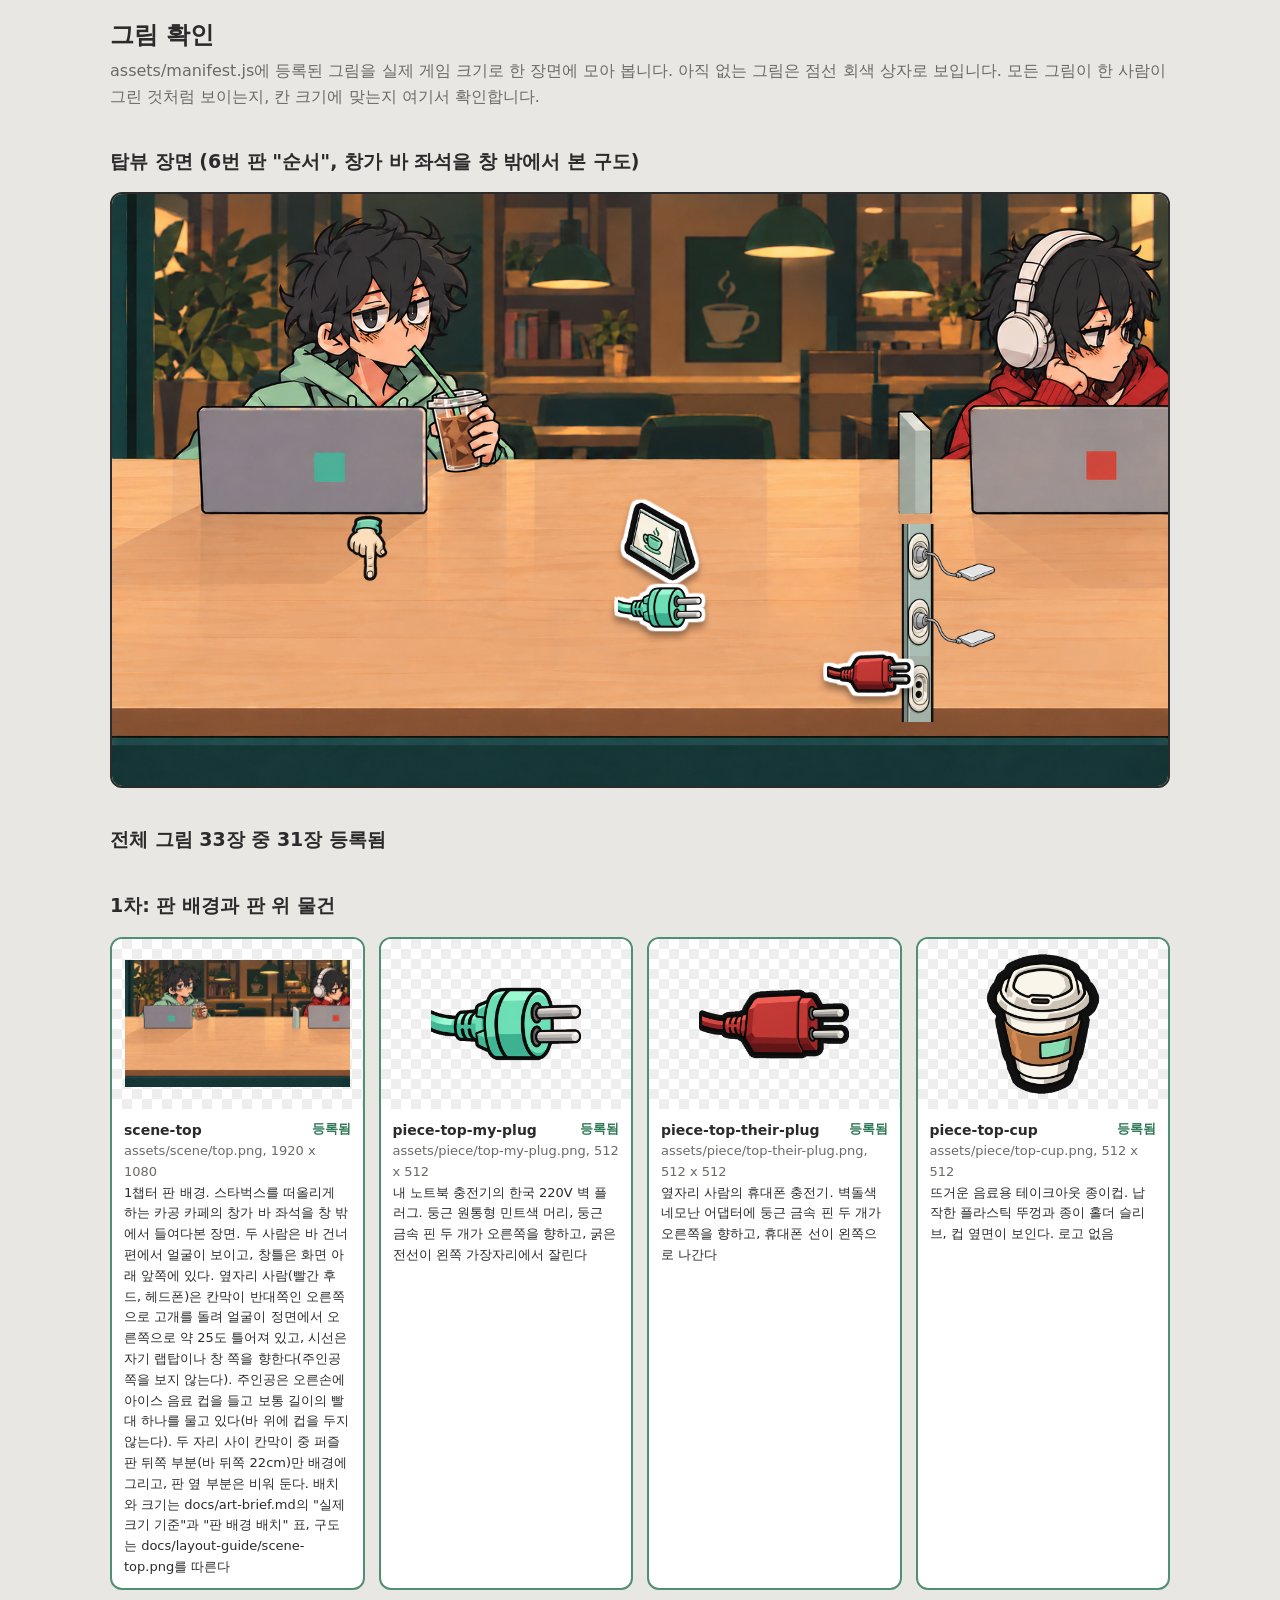
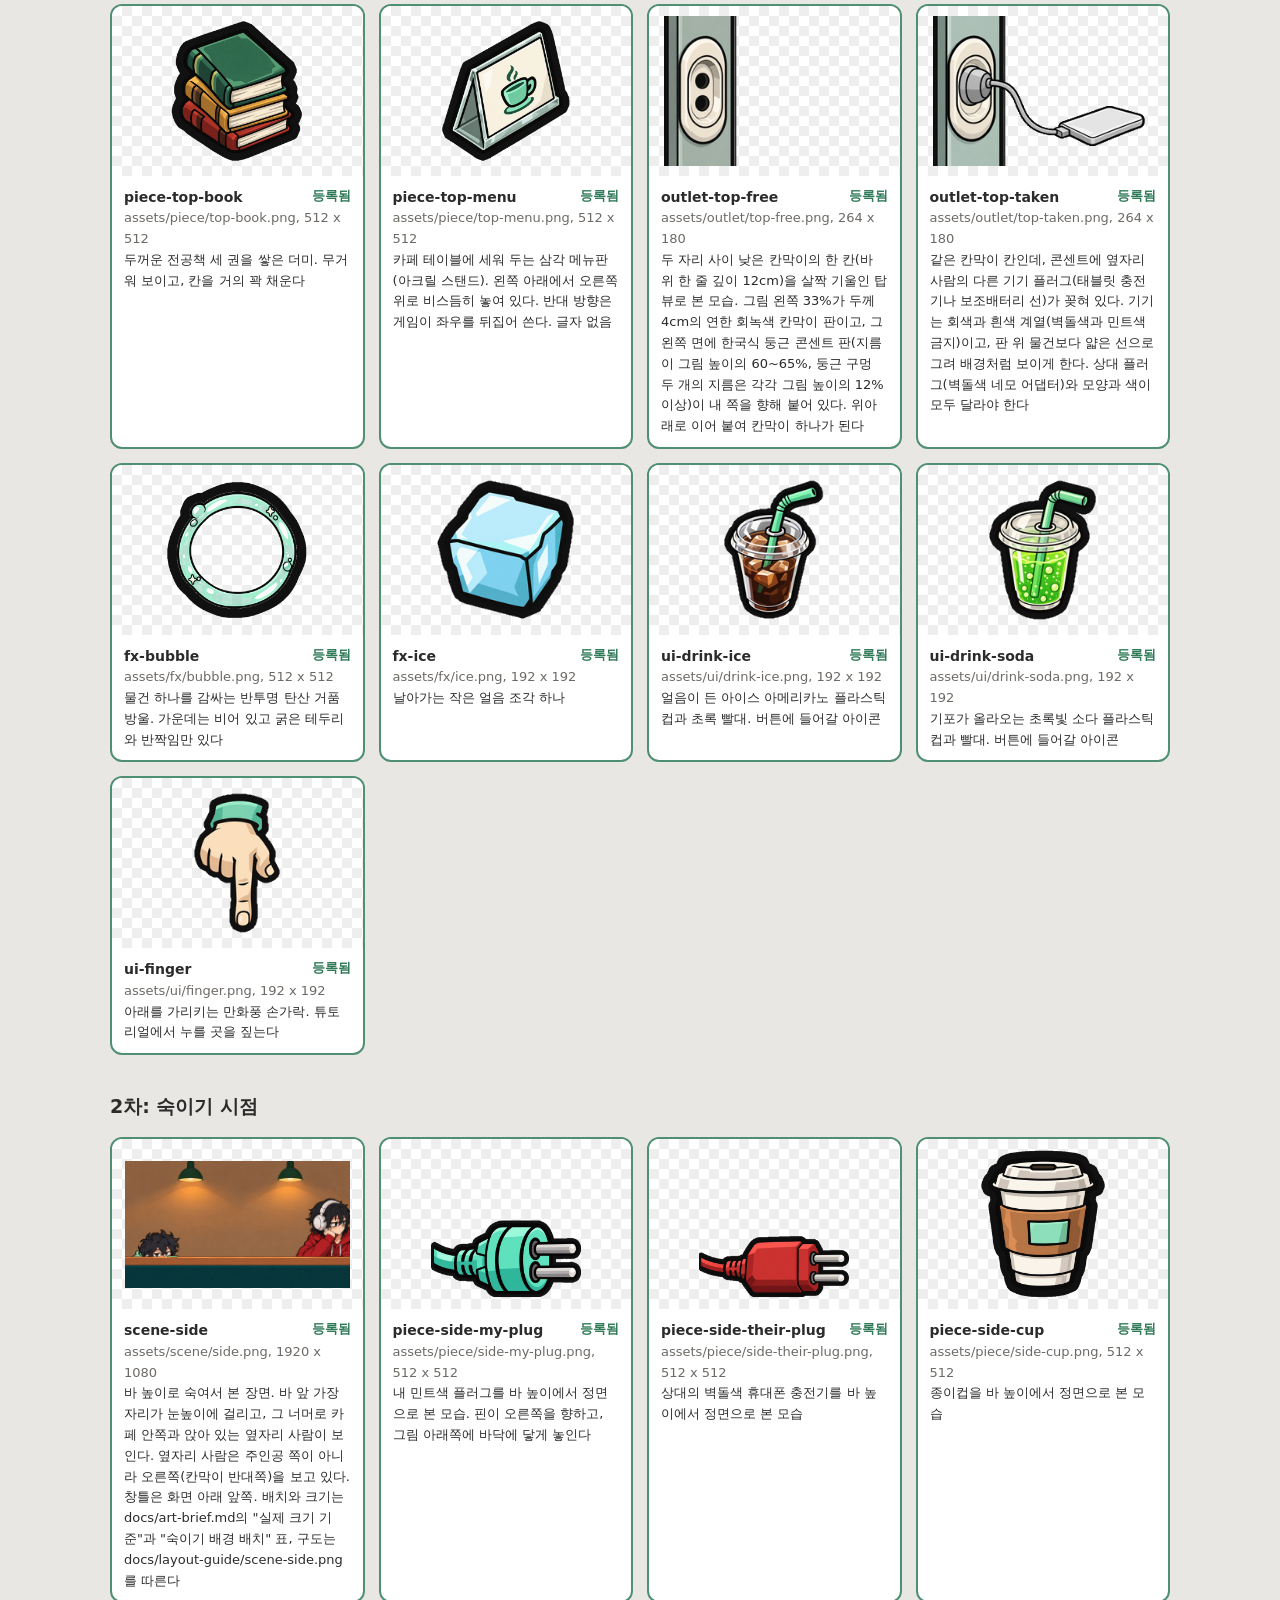
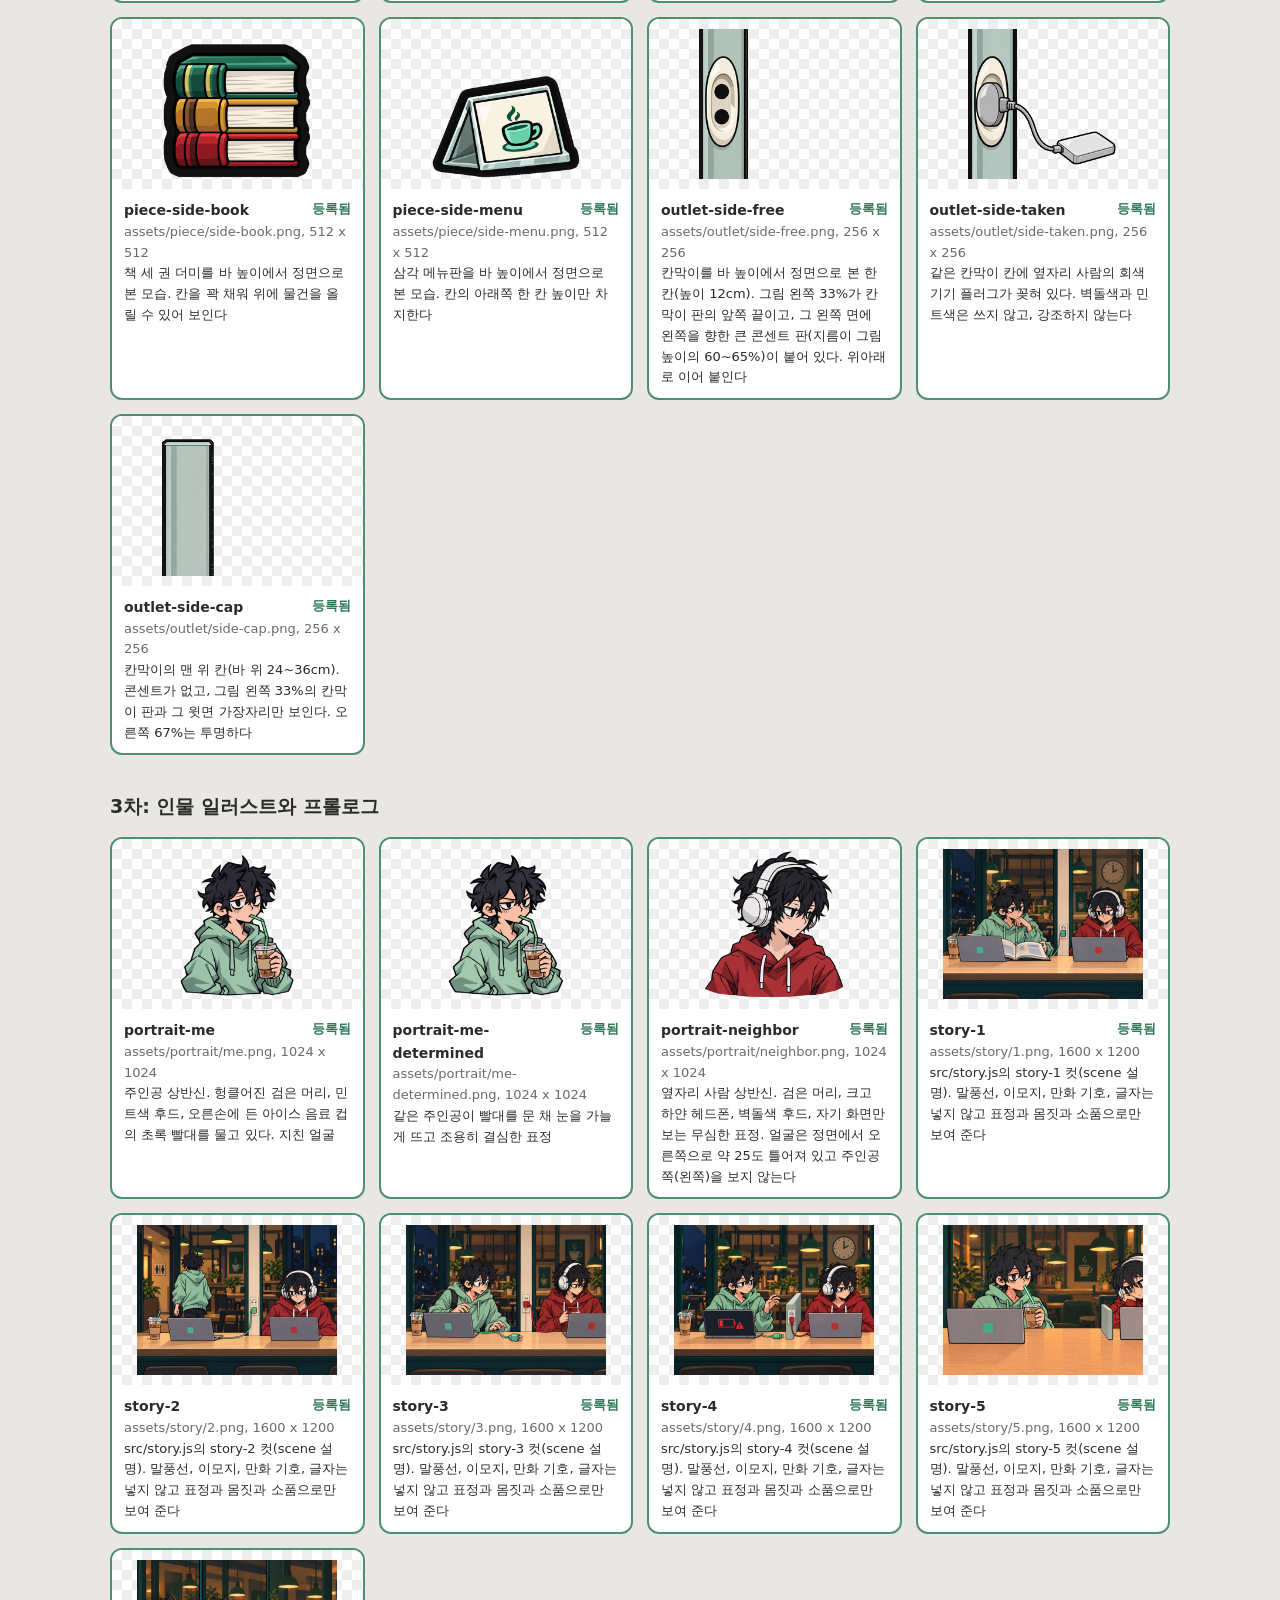
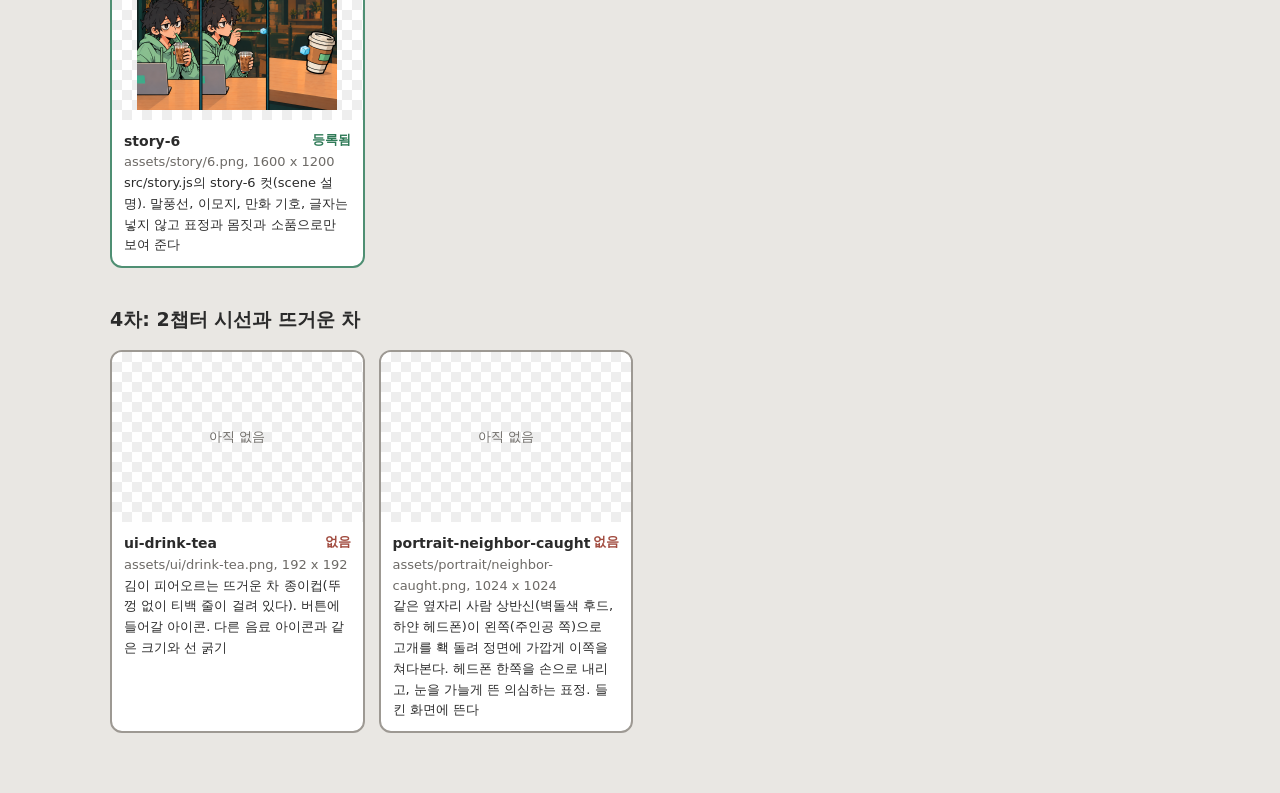
<file: docs/art-check.html>
<!doctype html>
<html lang="ko">
<head>
  <meta charset="utf-8">
  <meta name="viewport" content="width=device-width, initial-scale=1">
  <title>그림 확인</title>
  <style>
    :root {
      --bg: #e9e7e3;
      --ink: #2b2b2b;
      --muted: #6d6a66;
      --box: #c9c6c0;
      --box-dark: #9d9993;
    }

    * { box-sizing: border-box; }

    body {
      margin: 0;
      background: var(--bg);
      color: var(--ink);
      font-family: "Pretendard", "Apple SD Gothic Neo", "Malgun Gothic", system-ui, sans-serif;
      line-height: 1.6;
    }

    .wrap {
      max-width: 1100px;
      margin-left: auto;
      margin-right: auto;
      padding-left: 20px;
      padding-right: 20px;
      padding-bottom: 60px;
    }

    h1 { font-size: 24px; margin-bottom: 4px; }
    h2 { font-size: 19px; margin-top: 36px; }
    .lead { color: var(--muted); margin-top: 0; }

    .stage {
      position: relative;
      width: 100%;
      aspect-ratio: 16 / 9;
      border: 2px solid var(--ink);
      border-radius: 12px;
      overflow: hidden;
      background: #f4f3f1;
    }

    .scene {
      position: absolute;
      left: 0;
      top: 0;
      width: 960px;
      height: 540px;
      transform-origin: 0 0;
    }

    .slot {
      position: absolute;
      display: flex;
      align-items: center;
      justify-content: center;
      text-align: center;
      font-size: 12px;
      line-height: 1.2;
      color: var(--ink);
    }

    .slot.missing {
      border: 2px dashed var(--box-dark);
      border-radius: 8px;
      background: rgba(201, 198, 192, 0.7);
    }

    .slot img {
      width: 100%;
      height: 100%;
      object-fit: contain;
      display: block;
    }

    .slot.flip img { transform: scaleX(-1); }

    /* 게임과 같은 스티커 처리. 움직이는 물건에만 흰 테두리와 약한 그림자를 붙인다. */
    .slot.sticker:not(.missing) {
      filter:
        drop-shadow(3px 0 0 #fff) drop-shadow(-3px 0 0 #fff)
        drop-shadow(0 3px 0 #fff) drop-shadow(0 -3px 0 #fff)
        drop-shadow(0 5px 3px rgba(0, 0, 0, 0.35));
    }

    .grid-cards {
      display: grid;
      grid-template-columns: repeat(auto-fill, minmax(240px, 1fr));
      gap: 14px;
    }

    .card {
      border: 2px solid var(--box-dark);
      border-radius: 12px;
      background: #fff;
      overflow: hidden;
    }

    .card.done { border-color: #4f8f73; }

    .preview {
      height: 170px;
      display: flex;
      align-items: center;
      justify-content: center;
      background-color: #fff;
      background-image:
        linear-gradient(45deg, #eee 25%, transparent 25%),
        linear-gradient(-45deg, #eee 25%, transparent 25%),
        linear-gradient(45deg, transparent 75%, #eee 75%),
        linear-gradient(-45deg, transparent 75%, #eee 75%);
      background-size: 20px 20px;
      background-position: 0 0, 0 10px, 10px -10px, -10px 0;
    }

    .preview img { max-width: 90%; max-height: 150px; display: block; }
    .preview .none { color: var(--muted); font-size: 13px; }

    .card-body { padding: 10px 12px; font-size: 13px; }
    .card-key { font-weight: 800; font-size: 14px; }
    .card-status { float: right; font-weight: 700; }
    .card-status.ok { color: #2f7a57; }
    .card-status.no { color: #a14b3f; }
    .card-meta { color: var(--muted); }
  </style>
</head>
<body>
  <main class="wrap">
    <h1>그림 확인</h1>
    <p class="lead">assets/manifest.js에 등록된 그림을 실제 게임 크기로 한 장면에 모아 봅니다. 아직 없는 그림은 점선 회색 상자로 보입니다.
      모든 그림이 한 사람이 그린 것처럼 보이는지, 칸 크기에 맞는지 여기서 확인합니다.</p>

    <h2>탑뷰 장면 (6번 판 "순서", 창가 바 좌석을 창 밖에서 본 구도)</h2>
    <div class="stage" id="stage"><div class="scene" id="scene"></div></div>

    <h2 id="summary"></h2>
    <div id="batches"></div>
  </main>

  <script src="../src/layout.js"></script>
  <script src="../src/engine.js"></script>
  <script src="../src/levels.js"></script>
  <script src="../assets/asset-list.js"></script>
  <script src="../assets/manifest.js"></script>
  <script>
    const CELL = window.SCENE_LAYOUT.scale.cellWidthPx;
    const GRID_LEFT = window.SCENE_LAYOUT.top.gridLeft;
    const GRID_TOP = window.SCENE_LAYOUT.top.gridTop;
    const ROW_HEIGHT = window.SCENE_LAYOUT.scale.rowHeightPx;
    const manifest = window.ASSET_MANIFEST || {};
    const assetsByKey = Object.fromEntries(window.ASSET_LIST.map((asset) => [asset.key, asset]));
    const scene = document.getElementById('scene');

    // 그림이 등록돼 있으면 그림을, 없으면 이름이 적힌 회색 상자를 놓는다.
    function place(key, left, top, width, height, options = {}) {
      const slot = document.createElement('div');
      slot.className = 'slot';
      if (options.flip) slot.classList.add('flip');
      Object.assign(slot.style, { left: `${left}px`, top: `${top}px`, width: `${width}px`, height: `${height}px` });
      const file = manifest[key];
      if (file) {
        slot.innerHTML = `<img src="../${file}" alt="">`;
      } else {
        slot.classList.add('missing');
        slot.textContent = key;
      }
      scene.appendChild(slot);
      return slot;
    }

    // 1챕터 창가 바 배치. 판 배경 그림이 없으면 게임과 같은 자리에 이름 상자를 놓는다.
    // 배치는 게임과 같은 src/layout.js를 쓴다.
    const BACKDROP = window.SCENE_LAYOUT.top.boxes.map((box) => [box.label, box.x, box.y, box.width, box.height]);

    function buildScene() {
      const level = Engine.parseLevel(LEVEL_DEFINITIONS.find((definition) => definition.id === 'order'));
      const state = Engine.initial(level, 5);

      if (manifest['scene-top']) {
        place('scene-top', 0, 0, 960, 540);
      } else {
        for (const [label, left, top, width, height] of BACKDROP) {
          const slot = document.createElement('div');
          slot.className = 'slot missing';
          Object.assign(slot.style, { left: `${left}px`, top: `${top}px`, width: `${width}px`, height: `${height}px` });
          slot.textContent = label || 'scene-top (창가 바)';
          scene.appendChild(slot);
        }
      }

      const dividerX = GRID_LEFT + (level.width - 1) * CELL;
      for (let row = 0; row < level.rows; row++) {
        const hasSocket = level.sockets.some((socket) => socket.row === row && socket.z === 0);
        place(hasSocket ? 'outlet-top-free' : 'outlet-top-taken', dividerX, GRID_TOP + row * ROW_HEIGHT, CELL, ROW_HEIGHT);
      }

      const keyForKind = { myPlug: 'piece-top-my-plug', theirPlug: 'piece-top-their-plug', cup: 'piece-top-cup', book: 'piece-top-book', menu: 'piece-top-menu' };
      for (const obj of state.objects) {
        const insertOffset = obj.inserted ? 14 : 0;
        // 물건은 줄보다 키가 커서 아래 끝을 줄 아래 끝에 맞춘다(게임과 같다).
        const slot = place(keyForKind[obj.kind], GRID_LEFT + obj.x * CELL + insertOffset + 6, GRID_TOP + (obj.row + 1) * ROW_HEIGHT - CELL + 6, CELL - 12, CELL - 12,
          { flip: obj.kind === 'menu' && obj.mirror === '\\' });
        slot.classList.add('sticker');
      }

      place('ui-finger', GRID_LEFT + 10, GRID_TOP + ROW_HEIGHT - 70, 64, 64);
    }

    function buildCards() {
      const done = window.ASSET_LIST.filter((asset) => manifest[asset.key]).length;
      document.getElementById('summary').textContent = `전체 그림 ${window.ASSET_LIST.length}장 중 ${done}장 등록됨`;

      const batchNames = { 1: '1차: 판 배경과 판 위 물건', 2: '2차: 숙이기 시점', 3: '3차: 인물 일러스트와 프롤로그', 4: '4차: 2챕터 시선과 뜨거운 차' };
      const container = document.getElementById('batches');
      for (const batch of [1, 2, 3, 4]) {
        const heading = document.createElement('h2');
        heading.textContent = batchNames[batch];
        container.appendChild(heading);
        const grid = document.createElement('div');
        grid.className = 'grid-cards';
        for (const asset of window.ASSET_LIST.filter((item) => item.batch === batch)) {
          const file = manifest[asset.key];
          const card = document.createElement('article');
          card.className = `card${file ? ' done' : ''}`;
          card.innerHTML = `
            <div class="preview">${file ? `<img src="../${file}" alt="">` : '<span class="none">아직 없음</span>'}</div>
            <div class="card-body">
              <span class="card-status ${file ? 'ok' : 'no'}">${file ? '등록됨' : '없음'}</span>
              <div class="card-key">${asset.key}</div>
              <div class="card-meta">${asset.path}, ${asset.width} x ${asset.height}</div>
              <div>${asset.subject}</div>
            </div>`;
          grid.appendChild(card);
        }
        container.appendChild(grid);
      }
    }

    const stage = document.getElementById('stage');
    new ResizeObserver(() => {
      scene.style.transform = `scale(${stage.clientWidth / 960})`;
    }).observe(stage);

    buildScene();
    buildCards();
  </script>
</body>
</html>
</file>
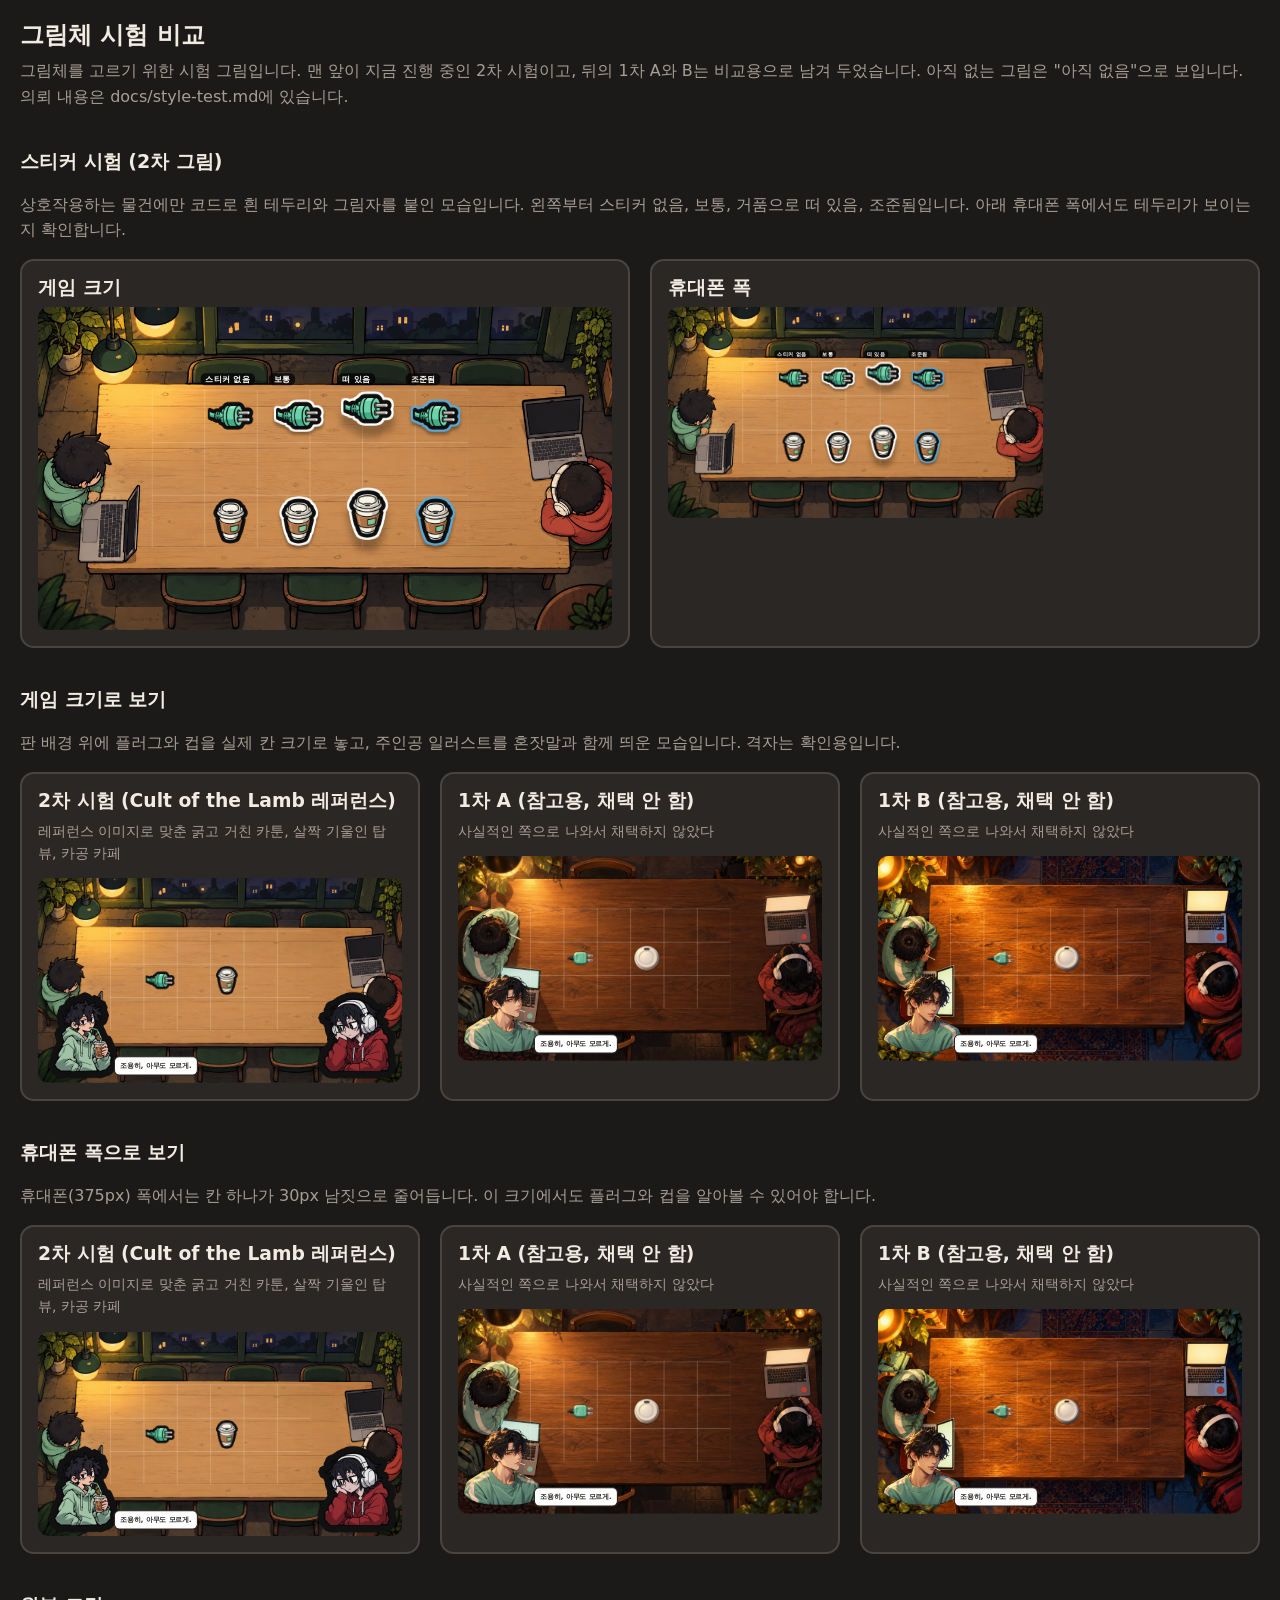
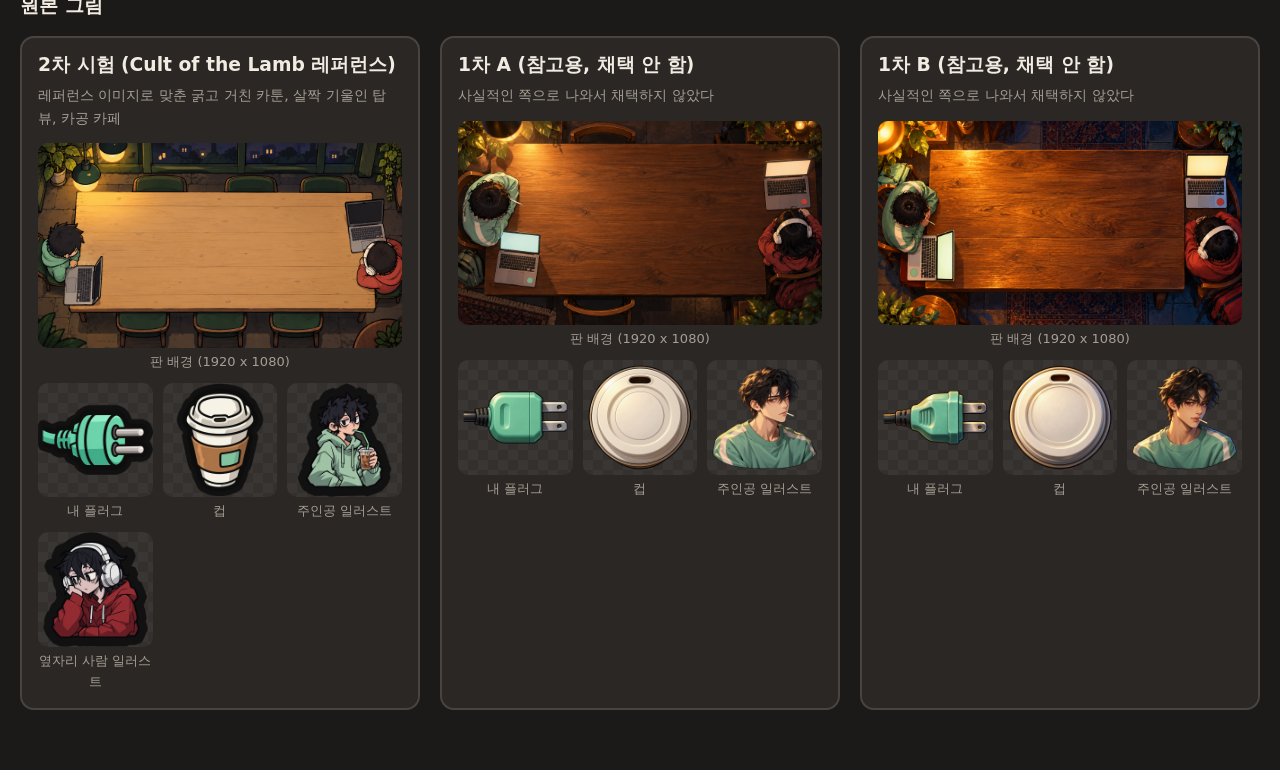
<file: docs/style-test.html>
<!doctype html>
<html lang="ko">
<head>
  <meta charset="utf-8">
  <meta name="viewport" content="width=device-width, initial-scale=1">
  <title>그림체 시험 비교</title>
  <style>
    :root {
      --bg: #1c1a19;
      --panel: #2a2725;
      --ink: #f1ebe2;
      --muted: #a79e93;
      --line: #4a4440;
    }

    * { box-sizing: border-box; }

    body {
      margin: 0;
      background: var(--bg);
      color: var(--ink);
      font-family: "Pretendard", "Apple SD Gothic Neo", "Malgun Gothic", system-ui, sans-serif;
      line-height: 1.6;
    }

    .wrap {
      max-width: 1400px;
      margin-left: auto;
      margin-right: auto;
      padding-left: 20px;
      padding-right: 20px;
      padding-bottom: 60px;
    }

    h1 { font-size: 24px; margin-bottom: 4px; }
    h2 { font-size: 19px; margin-top: 36px; }
    .lead { color: var(--muted); margin-top: 0; }

    .columns {
      display: grid;
      grid-template-columns: repeat(auto-fit, minmax(320px, 1fr));
      gap: 20px;
    }

    .column {
      padding-top: 12px;
      padding-bottom: 16px;
      padding-left: 16px;
      padding-right: 16px;
      border-radius: 14px;
      border: 2px solid var(--line);
      background: var(--panel);
    }

    .column h3 { margin-top: 0; margin-bottom: 4px; }
    .column p { margin-top: 0; color: var(--muted); font-size: 14px; }

    .frame {
      position: relative;
      width: 100%;
      overflow: hidden;
      border-radius: 10px;
      background-color: #3a3633;
      background-image:
        linear-gradient(45deg, #34302d 25%, transparent 25%),
        linear-gradient(-45deg, #34302d 25%, transparent 25%),
        linear-gradient(45deg, transparent 75%, #34302d 75%),
        linear-gradient(-45deg, transparent 75%, #34302d 75%);
      background-size: 20px 20px;
      background-position: 0 0, 0 10px, 10px -10px, -10px 0;
    }

    .frame.wide { aspect-ratio: 16 / 9; }
    .frame.square { aspect-ratio: 1 / 1; }

    .frame img {
      position: absolute;
      inset: 0;
      width: 100%;
      height: 100%;
      object-fit: contain;
    }

    .missing {
      position: absolute;
      inset: 0;
      display: flex;
      align-items: center;
      justify-content: center;
      color: var(--muted);
      font-size: 14px;
    }

    .row {
      display: grid;
      grid-template-columns: repeat(3, 1fr);
      gap: 10px;
      margin-top: 10px;
    }

    .caption {
      margin-top: 4px;
      color: var(--muted);
      font-size: 13px;
      text-align: center;
    }

    /* 게임 크기 미리보기: 960 x 540 장면을 줄여서 실제 칸 크기(88px)에 조각을 놓아 본다. */
    .game {
      position: relative;
      width: 100%;
      aspect-ratio: 16 / 9;
      overflow: hidden;
      border-radius: 10px;
      background: #3a3633;
    }

    .game-scene {
      position: absolute;
      left: 0;
      top: 0;
      width: 960px;
      height: 540px;
      transform-origin: 0 0;
    }

    .game-scene > * { position: absolute; }
    .game-scene img { width: 100%; height: 100%; object-fit: contain; }

    .grid-lines {
      background-image:
        linear-gradient(90deg, rgba(255, 255, 255, 0.18) 2px, transparent 2px),
        linear-gradient(180deg, rgba(255, 255, 255, 0.18) 2px, transparent 2px);
      background-size: 88px 88px;
    }

    .speech {
      padding: 8px 14px;
      border-radius: 14px;
      border: 3px solid #2b2623;
      background: #fff;
      color: #2b2623;
      font-weight: 700;
      font-size: 18px;
    }

    .phone-size {
      width: 375px;
      max-width: 100%;
    }

    /* 스티커: 상호작용하는 물건에만 코드로 흰 테두리와 약한 그림자를 붙인다.
       drop-shadow를 이어 붙이면 앞의 결과에 다시 그림자가 붙어서 테두리처럼 두꺼워진다. */
    .sticker {
      filter:
        drop-shadow(3px 0 0 #fff) drop-shadow(-3px 0 0 #fff)
        drop-shadow(0 3px 0 #fff) drop-shadow(0 -3px 0 #fff)
        drop-shadow(0 5px 3px rgba(0, 0, 0, 0.35));
    }

    .sticker.lifted {
      transform: translateY(-12px) scale(1.06);
      filter:
        drop-shadow(3px 0 0 #fff) drop-shadow(-3px 0 0 #fff)
        drop-shadow(0 3px 0 #fff) drop-shadow(0 -3px 0 #fff)
        drop-shadow(0 18px 6px rgba(0, 0, 0, 0.28));
    }

    .sticker.targeted {
      filter:
        drop-shadow(3px 0 0 #5aa9d6) drop-shadow(-3px 0 0 #5aa9d6)
        drop-shadow(0 3px 0 #5aa9d6) drop-shadow(0 -3px 0 #5aa9d6)
        drop-shadow(0 5px 3px rgba(0, 0, 0, 0.35));
    }

    .state-label {
      padding: 2px 8px;
      border-radius: 8px;
      background: rgba(0, 0, 0, 0.7);
      color: #fff;
      font-size: 14px;
      font-weight: 700;
      white-space: nowrap;
    }
  </style>
</head>
<body>
  <main class="wrap">
    <h1>그림체 시험 비교</h1>
    <p class="lead">그림체를 고르기 위한 시험 그림입니다. 맨 앞이 지금 진행 중인 2차 시험이고, 뒤의 1차 A와 B는 비교용으로 남겨 두었습니다.
      아직 없는 그림은 "아직 없음"으로 보입니다. 의뢰 내용은 docs/style-test.md에 있습니다.</p>

    <h2>스티커 시험 (2차 그림)</h2>
    <p class="lead">상호작용하는 물건에만 코드로 흰 테두리와 그림자를 붙인 모습입니다. 왼쪽부터 스티커 없음, 보통, 거품으로 떠 있음, 조준됨입니다.
      아래 휴대폰 폭에서도 테두리가 보이는지 확인합니다.</p>
    <div class="columns">
      <section class="column"><h3>게임 크기</h3><div id="sticker-wide"></div></section>
      <section class="column"><h3>휴대폰 폭</h3><div id="sticker-phone" class="phone-size"></div></section>
    </div>

    <h2>게임 크기로 보기</h2>
    <p class="lead">판 배경 위에 플러그와 컵을 실제 칸 크기로 놓고, 주인공 일러스트를 혼잣말과 함께 띄운 모습입니다. 격자는 확인용입니다.</p>
    <div class="columns" id="game-columns"></div>

    <h2>휴대폰 폭으로 보기</h2>
    <p class="lead">휴대폰(375px) 폭에서는 칸 하나가 30px 남짓으로 줄어듭니다. 이 크기에서도 플러그와 컵을 알아볼 수 있어야 합니다.</p>
    <div class="columns" id="phone-columns"></div>

    <h2>원본 그림</h2>
    <div class="columns" id="source-columns"></div>
  </main>

  <script>
    // 2차 시험을 맨 앞에 두고, 1차 시험은 비교용으로 뒤에 남긴다.
    const STYLES = [
      { id: 'r2', name: '2차 시험 (Cult of the Lamb 레퍼런스)', note: '레퍼런스 이미지로 맞춘 굵고 거친 카툰, 살짝 기울인 탑뷰, 카공 카페' },
      { id: 'a', name: '1차 A (참고용, 채택 안 함)', note: '사실적인 쪽으로 나와서 채택하지 않았다' },
      { id: 'b', name: '1차 B (참고용, 채택 안 함)', note: '사실적인 쪽으로 나와서 채택하지 않았다' },
    ];
    const CELL = 88;
    const GRID_LEFT = 190;
    const GRID_TOP = 138;

    function file(style, name) {
      return `../assets/style-test/${style}-${name}.png`;
    }

    // 그림이 없으면 "아직 없음"을 보여 준다.
    function image(src) {
      const img = document.createElement('img');
      img.alt = '';
      img.src = src;
      img.addEventListener('error', () => {
        const missing = document.createElement('div');
        missing.className = 'missing';
        missing.textContent = '아직 없음';
        img.replaceWith(missing);
      });
      return img;
    }

    function framed(src, shape, caption) {
      const box = document.createElement('div');
      const frame = document.createElement('div');
      frame.className = `frame ${shape}`;
      frame.appendChild(image(src));
      box.appendChild(frame);
      if (caption) {
        const text = document.createElement('div');
        text.className = 'caption';
        text.textContent = caption;
        box.appendChild(text);
      }
      return box;
    }

    function place(scene, left, top, width, height, child) {
      const slot = document.createElement('div');
      Object.assign(slot.style, { left: `${left}px`, top: `${top}px` });
      // 크기를 주지 않으면 내용 크기에 맞춘다 (말풍선처럼 글 길이에 따라 늘어나는 것).
      if (width !== null) slot.style.width = `${width}px`;
      if (height !== null) slot.style.height = `${height}px`;
      if (child) slot.appendChild(child);
      scene.appendChild(slot);
      return slot;
    }

    function gamePreview(style) {
      const game = document.createElement('div');
      game.className = 'game';
      const scene = document.createElement('div');
      scene.className = 'game-scene';
      game.appendChild(scene);

      place(scene, 0, 0, 960, 540, image(file(style, 'scene')));
      const grid = place(scene, GRID_LEFT, GRID_TOP, CELL * 6, CELL * 3);
      grid.className = 'grid-lines';
      place(scene, GRID_LEFT + CELL * 1 + 6, GRID_TOP + CELL * 1 + 6, CELL - 12, CELL - 12, image(file(style, 'my-plug')));
      place(scene, GRID_LEFT + CELL * 3 + 6, GRID_TOP + CELL * 1 + 6, CELL - 12, CELL - 12, image(file(style, 'cup')));
      place(scene, 4, 300, 230, 230, image(file(style, 'portrait')));
      if (style === 'r2') place(scene, 726, 300, 230, 230, image(file(style, 'neighbor-portrait')));
      const speech = place(scene, 200, 470, null, null);
      speech.innerHTML = '<div class="speech" style="white-space: nowrap;">조용히, 아무도 모르게.</div>';

      new ResizeObserver(() => {
        scene.style.transform = `scale(${game.clientWidth / 960})`;
      }).observe(game);
      return game;
    }

    function column(style, content) {
      const box = document.createElement('section');
      box.className = 'column';
      box.innerHTML = `<h3>${style.name}</h3><p>${style.note}</p>`;
      box.appendChild(content);
      return box;
    }

    // 2차 배경 위에 플러그와 컵을 네 가지 상태로 놓는다.
    function stickerPreview() {
      const game = document.createElement('div');
      game.className = 'game';
      const scene = document.createElement('div');
      scene.className = 'game-scene';
      game.appendChild(scene);
      place(scene, 0, 0, 960, 540, image(file('r2', 'scene')));
      const grid = place(scene, GRID_LEFT, GRID_TOP, CELL * 6, CELL * 3);
      grid.className = 'grid-lines';

      const states = [
        { label: '스티커 없음', className: '' },
        { label: '보통', className: 'sticker' },
        { label: '떠 있음', className: 'sticker lifted' },
        { label: '조준됨', className: 'sticker targeted' },
      ];
      states.forEach((state, index) => {
        const column = 1 + index * 1.3;
        const left = GRID_LEFT + CELL * column;
        const label = place(scene, left - 6, GRID_TOP - 30, null, null);
        label.innerHTML = `<span class="state-label">${state.label}</span>`;
        for (const [row, name] of [[0, 'my-plug'], [2, 'cup']]) {
          const piece = image(file('r2', name));
          if (state.className) piece.className = state.className;
          place(scene, left + 6, GRID_TOP + CELL * row + 6, CELL - 12, CELL - 12, piece);
        }
      });

      new ResizeObserver(() => {
        scene.style.transform = `scale(${game.clientWidth / 960})`;
      }).observe(game);
      return game;
    }

    document.getElementById('sticker-wide').appendChild(stickerPreview());
    document.getElementById('sticker-phone').appendChild(stickerPreview());

    for (const style of STYLES) {
      document.getElementById('game-columns').appendChild(column(style, gamePreview(style.id)));

      const phone = document.createElement('div');
      phone.className = 'phone-size';
      phone.appendChild(gamePreview(style.id));
      document.getElementById('phone-columns').appendChild(column(style, phone));

      const sources = document.createElement('div');
      sources.appendChild(framed(file(style.id, 'scene'), 'wide', '판 배경 (1920 x 1080)'));
      const row = document.createElement('div');
      row.className = 'row';
      row.appendChild(framed(file(style.id, 'my-plug'), 'square', '내 플러그'));
      row.appendChild(framed(file(style.id, 'cup'), 'square', '컵'));
      row.appendChild(framed(file(style.id, 'portrait'), 'square', '주인공 일러스트'));
      sources.appendChild(row);
      // 옆자리 사람 일러스트는 2차 시험부터 만든다.
      if (style.id === 'r2') {
        const extra = document.createElement('div');
        extra.className = 'row';
        extra.appendChild(framed(file(style.id, 'neighbor-portrait'), 'square', '옆자리 사람 일러스트'));
        sources.appendChild(extra);
      }
      document.getElementById('source-columns').appendChild(column(style, sources));
    }
  </script>
</body>
</html>
</file>
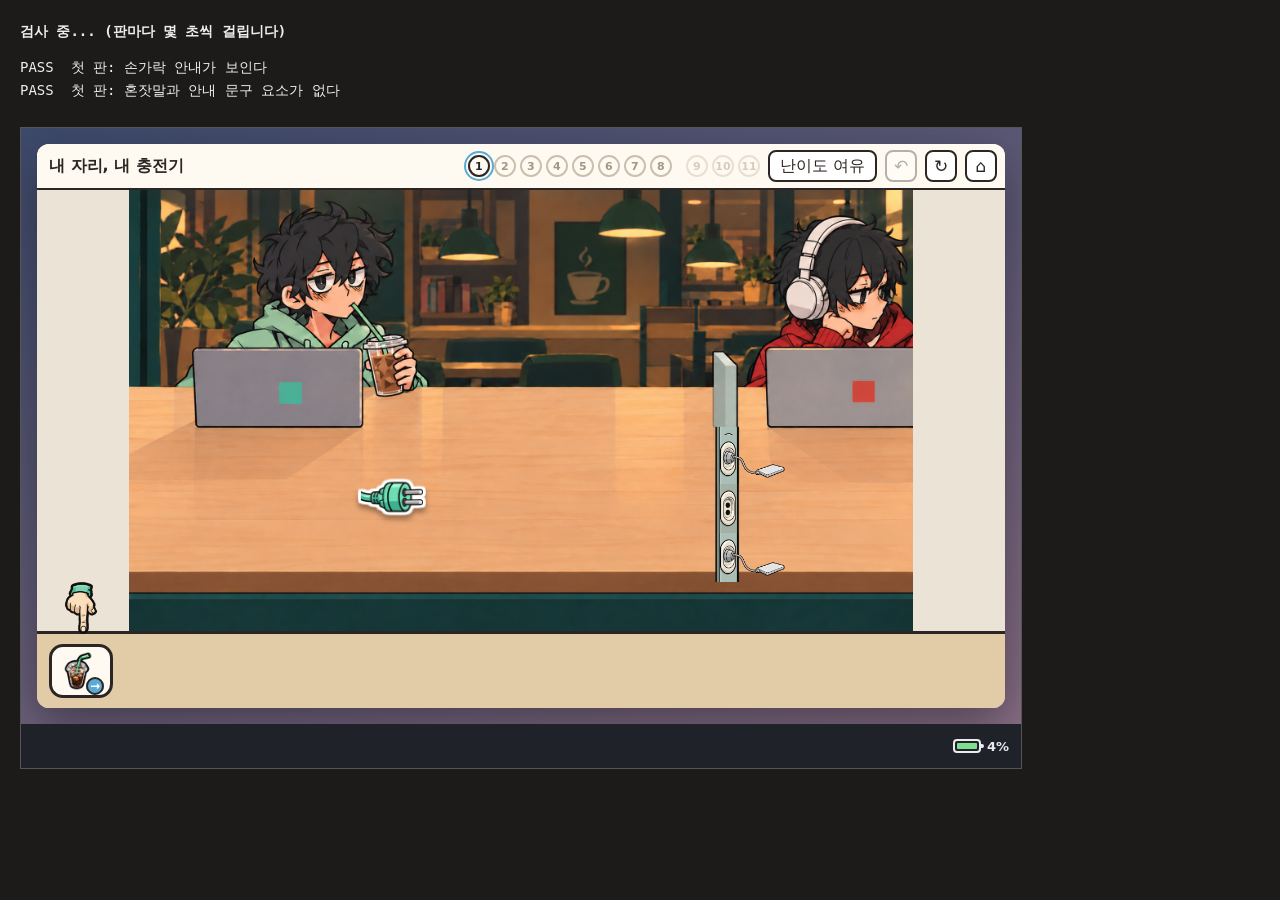
<file: tools/ui-check.html>
<!doctype html>
<html lang="ko">
<head>
  <meta charset="utf-8">
  <title>화면 검사</title>
  <style>
    body { margin: 0; padding: 20px; font: 14px/1.6 ui-monospace, Consolas, monospace; background: #1d1b19; color: #eee; }
    #summary { font-weight: bold; margin-bottom: 12px; }
    .fail { color: #ff8a80; }
    iframe { border: 1px solid #555; background: #000; margin-top: 12px; }
  </style>
</head>
<body>
  <!--
    처음 하는 사람에게 화면이 어떻게 보이는지를 기계로 확인한다. 규칙 검증(verify.html)은 규칙이 맞는지만 보므로,
    겹쳐서 안 보이는 안내, 숙였을 때 텅 빈 화면, 좁은 화면의 가로 넘침 같은 문제는 여기서 잡는다.
    게임을 iframe으로 열고 실제 사람처럼 마우스를 움직이고 누른 뒤 결과를 본다. 진행 저장은 검사가 끝나면 지운다.
  -->
  <div id="summary">검사 중... (판마다 몇 초씩 걸립니다)</div>
  <pre id="log"></pre>
  <iframe id="frame" width="1000" height="640"></iframe>
  <script>
    const STORAGE_KEY = 'magic-straw-progress-v2';
    const frame = document.getElementById('frame');
    const lines = [];
    let failures = 0;

    function expect(condition, message) {
      if (condition) lines.push(`PASS  ${message}`);
      else {
        failures += 1;
        lines.push(`FAIL  ${message}`);
      }
      document.getElementById('log').textContent = lines.join('\n');
    }

    const sleep = (ms) => new Promise((resolve) => setTimeout(resolve, ms));

    async function openGame(progress, width = 1000, height = 640) {
      localStorage.setItem(STORAGE_KEY, JSON.stringify({ unlocked: 7, cleared: [], difficulty: 'relaxed', seenPrologue: true, ...progress }));
      frame.width = width;
      frame.height = height;
      frame.src = `../index.html?check=${Date.now()}`;
      await new Promise((resolve) => frame.addEventListener('load', resolve, { once: true }));
      await sleep(900);
      return frame.contentWindow;
    }

    function overlaps(a, b) {
      return a.left < b.right && b.left < a.right && a.top < b.bottom && b.top < a.bottom;
    }

    function boardCell(doc, column, line, lines) {
      const box = doc.getElementById('board').getBoundingClientRect();
      return {
        clientX: box.left + (column + 0.5) * (box.width / 7),
        clientY: box.top + (line + 0.5) * (box.height / lines),
      };
    }

    // 판 수는 게임의 levels.js에서 읽는다. 챕터가 늘어도 모든 판을 검사하게 한다.
    let levelCount = 0;

    async function run() {
      // 1. 첫 판: 글이 없어도 손가락 안내가 음료 버튼을 짚고, 음료를 고르면 판의 줄로 옮겨 간다.
      {
        const win = await openGame({ current: 0 });
        const doc = win.document;
        const finger = doc.getElementById('finger');
        expect(!finger.hidden, '첫 판: 손가락 안내가 보인다');
        expect(doc.querySelectorAll('.speech, .toast').length === 0, '첫 판: 혼잣말과 안내 문구 요소가 없다');
        levelCount = win.LEVEL_DEFINITIONS.length;
      }

      // 1-1. 시연을 이미 본 뒤에는 음료를 고르면 손가락이 판의 줄로 옮겨 간다.
      {
        const win = await openGame({ current: 0, demosSeen: ['ice', 'soda'] });
        const doc = win.document;
        const finger = doc.getElementById('finger');
        doc.querySelector('.drink[data-drink="ice"]').click();
        await sleep(200);
        expect(!finger.hidden, '첫 판: 음료를 고른 뒤에도 손가락 안내가 보인다');
      }

      // 2. 모든 판: 움직이는 물건이 탑뷰 화면 안에 보여야 한다.
      for (let index = 0; index < levelCount; index++) {
        const win = await openGame({ current: index });
        const doc = win.document;
        const stage = doc.getElementById('stage').getBoundingClientRect();
        const pieces = [...doc.querySelectorAll('.piece')];
        const allInside = pieces.every((piece) => {
          const box = piece.getBoundingClientRect();
          return !piece.hidden && box.left >= stage.left - 1 && box.right <= stage.right + 1 && box.top >= stage.top - 1 && box.bottom <= stage.bottom + 1;
        });
        expect(pieces.length > 0 && allInside, `${index + 1}번 판: 움직이는 물건 ${pieces.length}개가 모두 화면 안에 보인다`);
      }

      // 3. 숙이기 판: 다른 줄 위를 지나 숙이기 버튼을 눌러도, 숙인 화면에 내 플러그가 진하게 보여야 한다.
      for (const index of [6, 7]) {
        const win = await openGame({ current: index });
        const doc = win.document;
        const board = doc.getElementById('board');
        board.dispatchEvent(new win.PointerEvent('pointermove', { bubbles: true, pointerType: 'mouse', ...boardCell(doc, 3, 2, 3) }));
        await sleep(100);
        doc.getElementById('btn-duck').click();
        await sleep(500);
        const plug = doc.querySelector('.piece-kind-myPlug');
        expect(plug && !plug.hidden && !plug.classList.contains('ghost'), `${index + 1}번 판: 아래 줄을 지나 숙여도 내 플러그가 진하게 보인다`);
      }

      // 4. 휴대폰 폭: 가로로 넘치지 않는다.
      {
        const win = await openGame({ current: 0 }, 375, 812);
        const doc = win.document;
        expect(doc.documentElement.scrollWidth <= 375, `375px 폭: 가로 넘침이 없다 (scrollWidth ${doc.documentElement.scrollWidth})`);
      }

      // 5. 음료 버튼의 효과 기호와, 마우스를 올리지 않아도 보이는 안내
      {
        const win = await openGame({ current: 1, demosSeen: ['ice', 'soda'] });
        const doc = win.document;
        const effects = [...doc.querySelectorAll('.drink .effect')].map((element) => element.textContent);
        expect(effects.join(' ') === '→ ↑', `음료 버튼에 효과 기호가 있다 (${effects.join(' ')})`);
        doc.querySelector('.drink[data-drink="ice"]').click();
        await sleep(200);
        expect(doc.querySelectorAll('.aim-hint').length > 0, `얼음을 고르면 올려 보지 않아도 경로 ${doc.querySelectorAll('.aim-hint').length}개가 흐리게 보인다`);
        doc.querySelector('.drink[data-drink="soda"]').click();
        await sleep(200);
        expect(doc.querySelectorAll('.aim-hint').length === 0 && doc.querySelectorAll('.piece.can-lift').length > 0,
          `소다를 고르면 띄울 수 있는 물건 ${doc.querySelectorAll('.piece.can-lift').length}개에 거품 테두리가 보인다`);
      }

      // 5-1. 얼음 조준선은 얼음의 새 동작을 처음 가르치는 판(1, 2, 3, 5, 7번)에서만 보인다.
      // 기대값을 levels.js에서 읽지 않고 여기 따로 적어서, 레벨 값을 잘못 고쳐도 검사가 잡아내게 한다.
      const aimLineLevels = [0, 1, 2, 4, 6];
      for (let index = 0; index < levelCount; index++) {
        const win = await openGame({ current: index, demosSeen: ['ice', 'soda'] });
        const doc = win.document;
        doc.querySelector('.drink[data-drink="ice"]').click();
        await sleep(200);
        const hints = doc.querySelectorAll('.aim-hint').length;
        // 판의 자식 요소에서 올려 두어야 판이 화면 좌표로 칸을 구한다(판에서 바로 보낸 가짜 이벤트에는 offsetX가 없다).
        let pathShown = false;
        for (let line = 0; line < 3; line++) {
          doc.getElementById('divider').dispatchEvent(new win.PointerEvent('pointermove', { bubbles: true, pointerType: 'mouse', ...boardCell(doc, 3, line, 3) }));
          await sleep(60);
          if (doc.getElementById('aim-path').getAttribute('points') !== '') pathShown = true;
        }
        const expected = aimLineLevels.includes(index);
        expect(expected ? hints > 0 && pathShown : hints === 0 && !pathShown,
          `${index + 1}번 판: 얼음 조준선이 ${expected ? '보인다' : '보이지 않는다'} (힌트 ${hints}개, 경로선 ${pathShown})`);
      }

      // 6. 음료를 처음 고르면 한 번 시연하고, 시연은 판을 바꾸지 않는다
      {
        const win = await openGame({ current: 0, demosSeen: [] });
        const doc = win.document;
        const before = doc.querySelector('.piece-kind-myPlug').style.transform;
        const battery = doc.getElementById('battery-text').textContent;
        doc.querySelector('.drink[data-drink="ice"]').click();
        await sleep(500);
        expect(doc.querySelectorAll('.piece.demo-ghost').length === 1, '얼음을 처음 고르면 반투명 시연이 나온다');
        await sleep(3000);
        const saved = JSON.parse(win.localStorage.getItem(STORAGE_KEY));
        expect(doc.querySelectorAll('.demo-ghost').length === 0 && doc.querySelector('.piece-kind-myPlug').style.transform === before,
          '시연이 끝나면 유령이 사라지고 판은 그대로다');
        expect(saved.demosSeen.includes('ice') && doc.getElementById('battery-text').textContent === battery, '시연은 저장되고 배터리를 쓰지 않는다');
      }

      // 7. 2챕터: 시선이 판에 보이고, 차를 뱉으면 김이 시선을 가리고, 보는 칸에서 상대 플러그를 띄우면 들킨 화면이 뜬다.
      const glanceIndex = 8;
      const steamIndex = 9;
      const clickCell = (win, column, line) => {
        const doc = win.document;
        doc.getElementById('divider').dispatchEvent(new win.MouseEvent('click', { bubbles: true, ...boardCell(doc, column, line, 3) }));
      };
      {
        const win = await openGame({ current: glanceIndex, demosSeen: ['ice', 'soda', 'tea'] });
        const doc = win.document;
        expect(!doc.getElementById('gaze-now').hidden, '눈치 판: 처음 차례에 상대가 보는 칸이 노랗게 보인다');
        expect(doc.getElementById('gaze-next').hidden, '눈치 판: 다음 차례에 상대가 보지 않으면 점선이 없다');
        doc.querySelector('.drink[data-drink="soda"]').click();
        await sleep(100);
        clickCell(win, 5, 1);
        await sleep(1800);
        expect(!doc.getElementById('overlay-caught').hidden, '눈치 판: 보는 칸에서 상대 플러그를 띄우면 들킨 화면이 뜬다');
        doc.getElementById('caught-undo').click();
        await sleep(300);
        expect(doc.getElementById('overlay-caught').hidden && !doc.getElementById('gaze-now').hidden, '눈치 판: 되돌리면 들킨 화면이 닫히고 시선이 다시 보인다');
      }
      {
        const win = await openGame({ current: steamIndex, demosSeen: ['ice', 'soda', 'tea'] });
        const doc = win.document;
        const teaButton = doc.querySelector('.drink[data-drink="tea"]');
        expect(teaButton && teaButton.querySelector('.effect').textContent === '≋', '김 판: 차 버튼에 김 기호가 있다');
        teaButton.click();
        await sleep(100);
        clickCell(win, 2, 1);
        await sleep(1500);
        expect(!doc.getElementById('steam-cloud').hidden && doc.getElementById('gaze-now').hidden, '김 판: 차를 뱉으면 김이 뜨고 노란 시선이 사라진다');
      }

      // 8. 초기화 버튼: 한 번 누르면 확인 상태만 되고, 한 번 더 누르면 진행 기록을 지우고 프롤로그부터 시작한다.
      {
        const win = await openGame({ current: 5, unlocked: 7, cleared: ['sip', 'under'] });
        const doc = win.document;
        const reset = doc.getElementById('btn-reset');
        reset.click();
        await sleep(100);
        expect(reset.classList.contains('armed') && doc.getElementById('prologue').hidden, '초기화: 한 번 누르면 확인 상태가 되고 아직 지우지 않는다');
        reset.click();
        await sleep(300);
        const saved = JSON.parse(win.localStorage.getItem(STORAGE_KEY));
        expect(!doc.getElementById('prologue').hidden && saved.current === 0 && saved.cleared.length === 0 && !saved.seenPrologue,
          '초기화: 두 번 누르면 진행 기록이 지워지고 프롤로그가 뜬다');
      }

      localStorage.removeItem(STORAGE_KEY);
      const summary = document.getElementById('summary');
      summary.textContent = failures === 0 ? '모든 화면 검사 통과' : `실패 ${failures}개`;
      summary.className = failures === 0 ? '' : 'fail';
    }

    run();
  </script>
</body>
</html>
</file>
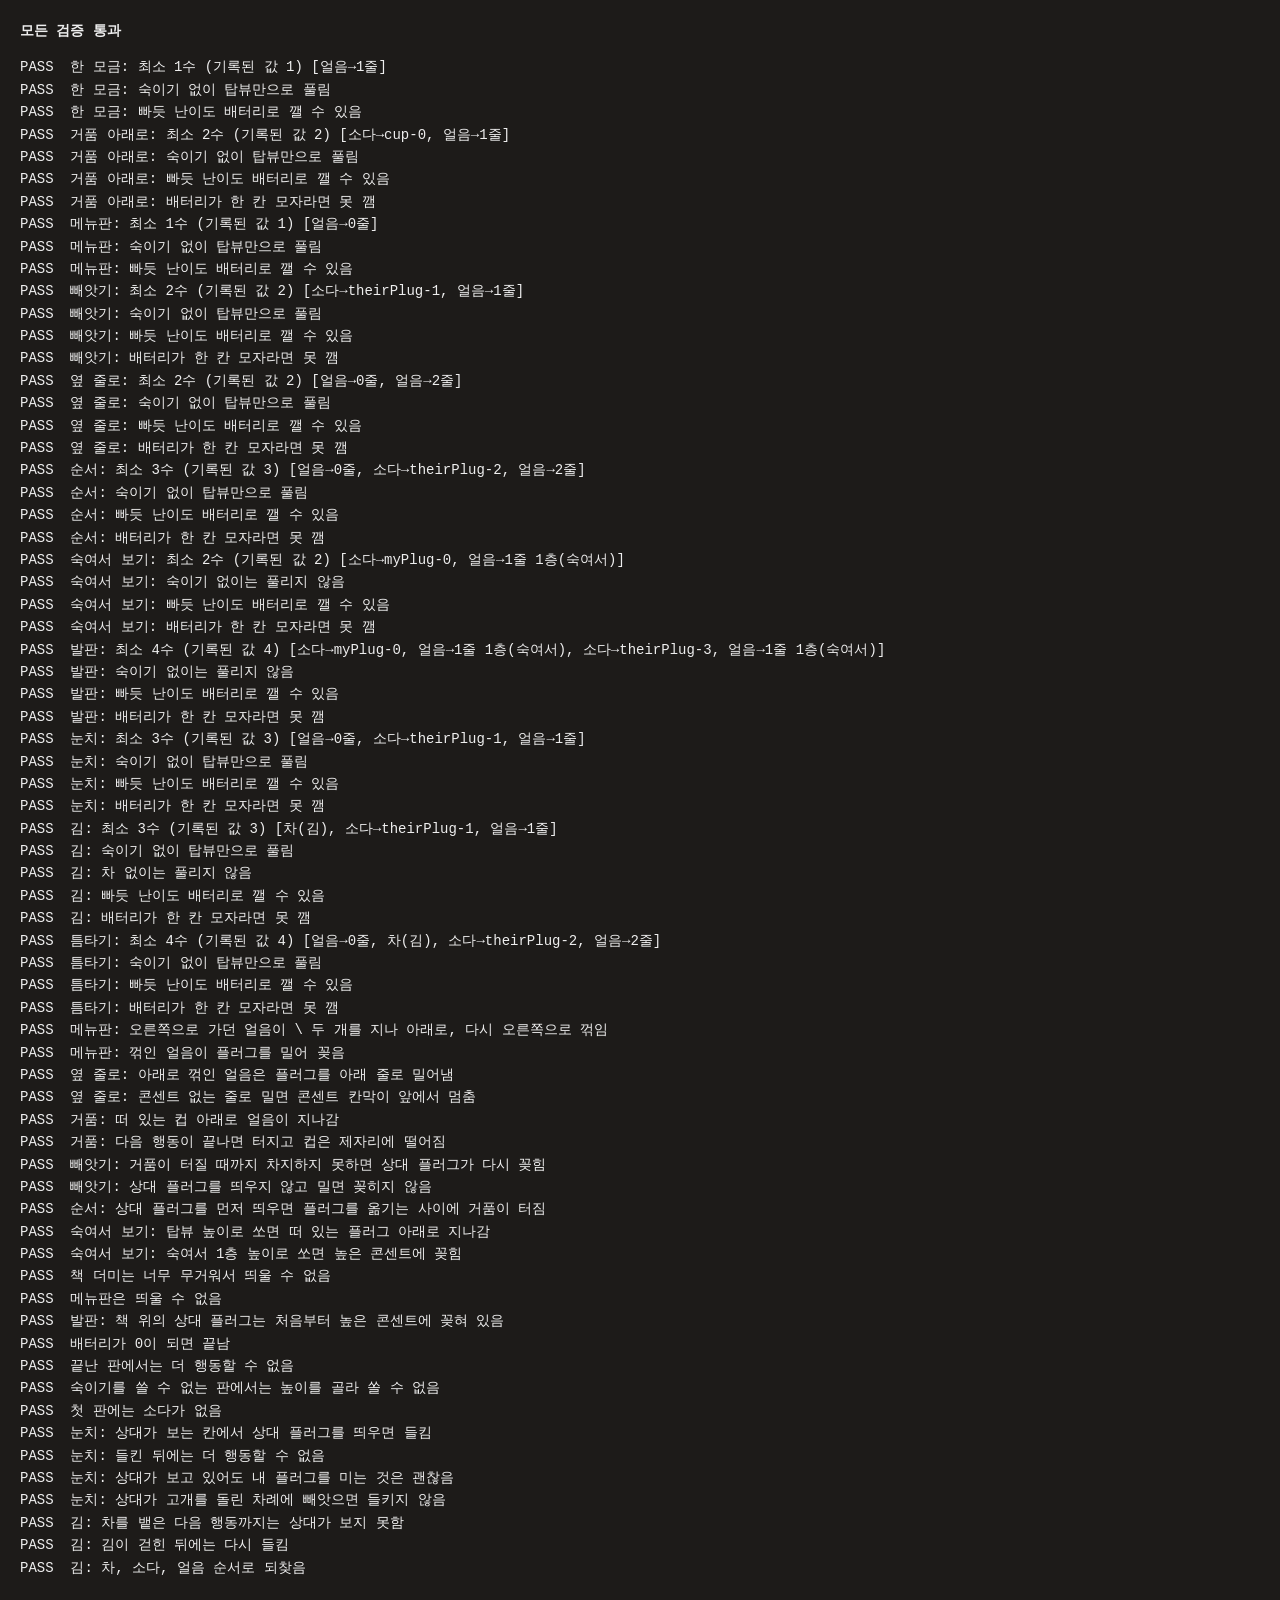
<file: tools/verify.html>
<!doctype html>
<html lang="ko">
<head>
  <meta charset="utf-8">
  <title>규칙 검증</title>
  <style>
    body { margin: 0; padding: 20px; font: 14px/1.6 ui-monospace, Consolas, monospace; background: #1d1b19; color: #eee; }
    #summary { font-weight: bold; margin-bottom: 12px; }
    .fail { color: #ff8a80; }
  </style>
</head>
<body>
  <div id="summary">검증 중...</div>
  <pre id="log"></pre>
  <script src="../src/engine.js"></script>
  <script src="../src/levels.js"></script>
  <script src="verify.js"></script>
  <script>
    const { failures, lines } = Verify.runAll();
    const summary = document.getElementById('summary');
    summary.textContent = failures === 0 ? '모든 검증 통과' : `실패 ${failures}개`;
    summary.className = failures === 0 ? '' : 'fail';
    document.getElementById('log').textContent = lines.join('\n');
  </script>
</body>
</html>
</file>
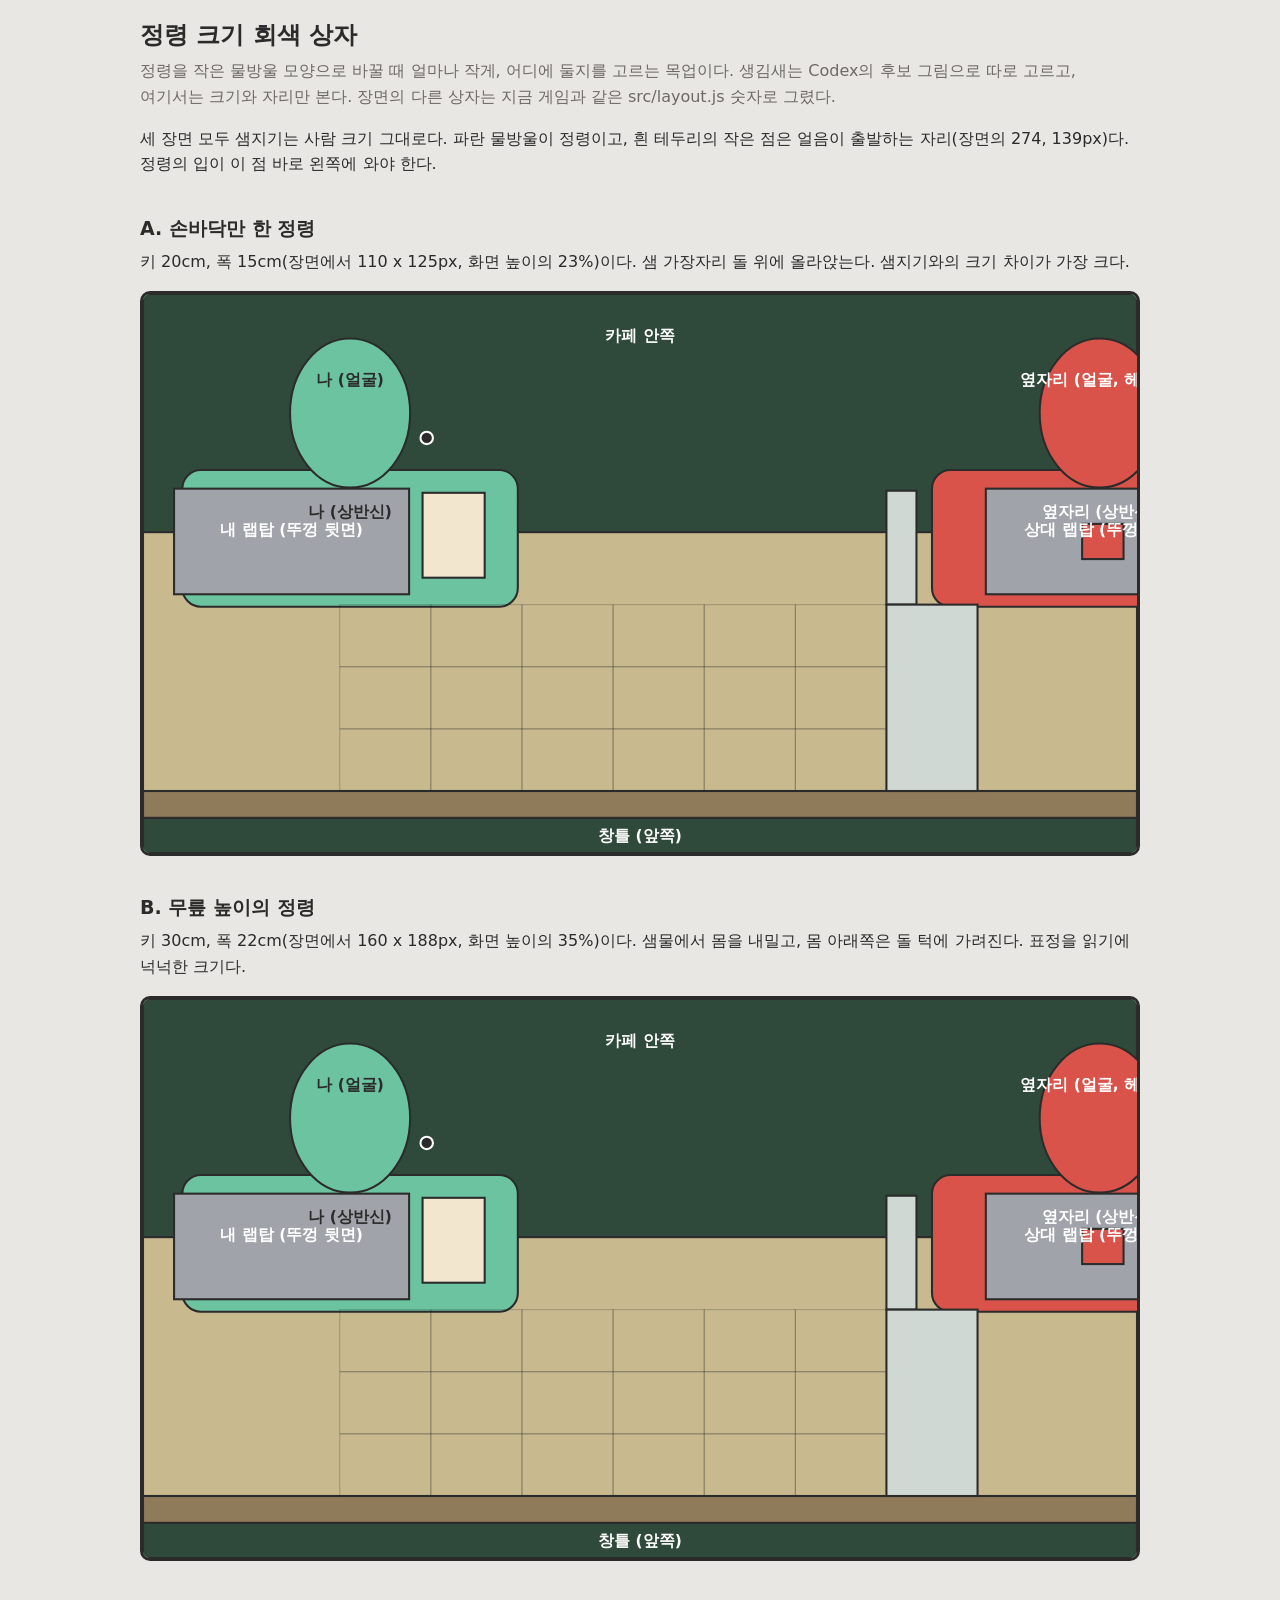
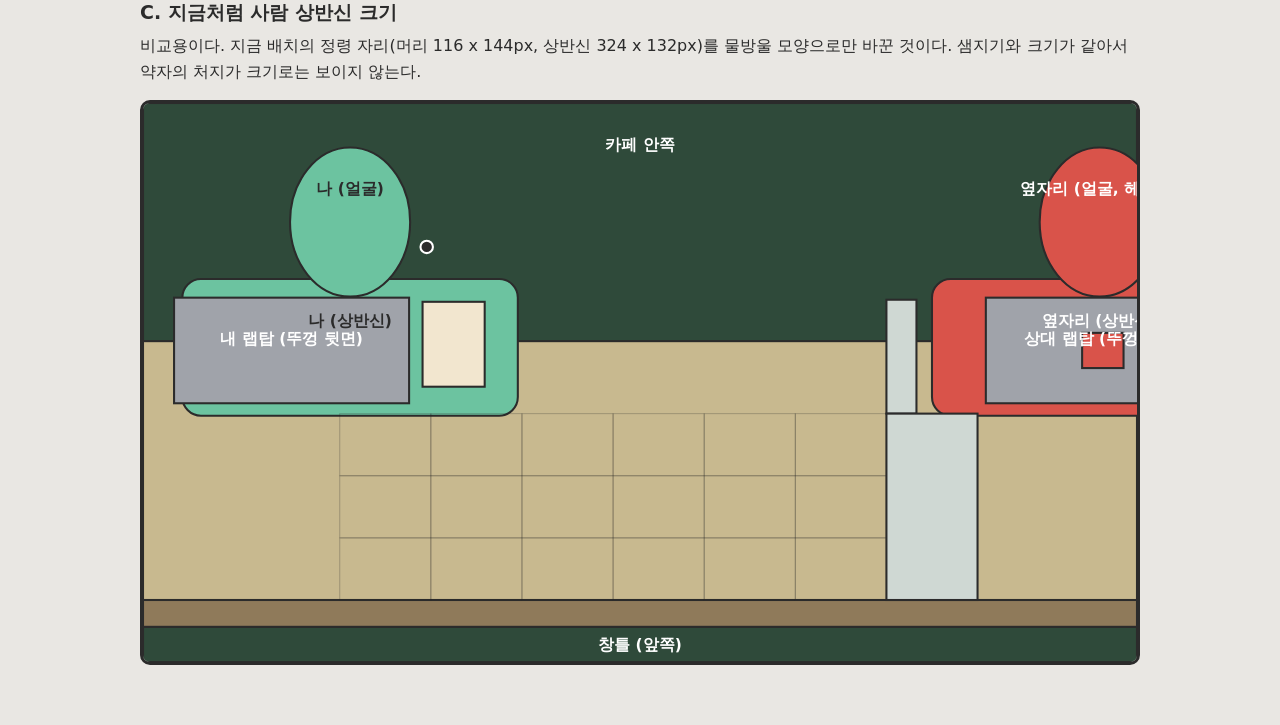
<file: docs/mockup/spirit-size.html>
<!doctype html>
<html lang="ko">
<head>
  <meta charset="utf-8">
  <meta name="viewport" content="width=device-width, initial-scale=1">
  <title>정령 크기 목업</title>
  <style>
    :root {
      --bg: #e9e7e3;
      --ink: #2b2b2b;
      --muted: #6d6a66;
      --spirit: #7cc4e8;
    }

    * { box-sizing: border-box; }

    body {
      margin: 0;
      background: var(--bg);
      color: var(--ink);
      font-family: "Pretendard", "Apple SD Gothic Neo", "Malgun Gothic", system-ui, sans-serif;
      line-height: 1.6;
      /* 한국어 낱말 중간에서 줄이 꺾이지 않게 띄어쓰기에서만 끊는다. */
      word-break: keep-all;
      overflow-wrap: break-word;
    }

    .wrap {
      max-width: 1040px;
      margin-left: auto;
      margin-right: auto;
      padding-left: 20px;
      padding-right: 20px;
      padding-bottom: 60px;
    }

    h1 { font-size: 24px; margin-bottom: 4px; }
    h2 { font-size: 19px; margin-top: 36px; margin-bottom: 6px; }
    p { margin-top: 0; }
    .lead { color: var(--muted); }
    .nw { white-space: nowrap; }

    .scene {
      display: block;
      width: 100%;
      height: auto;
      border: 3px solid var(--ink);
      border-radius: 10px;
      background: #fff;
    }

    .scene text {
      font-family: inherit;
      font-size: 15px;
      font-weight: 700;
    }
  </style>
</head>
<body>
  <main class="wrap">
    <h1>정령 크기 회색 상자</h1>
    <p class="lead">정령을 작은 물방울 모양으로 바꿀 때 <span class="nw">얼마나 작게</span>, <span class="nw">어디에 둘지</span>를 고르는 목업이다.
      생김새는 Codex의 <span class="nw">후보 그림으로</span> 따로 고르고, 여기서는 <span class="nw">크기와 자리만</span> 본다.
      장면의 다른 상자는 지금 게임과 같은 <span class="nw">src/layout.js</span> 숫자로 그렸다.</p>
    <p>세 장면 모두 샘지기는 사람 크기 그대로다. 파란 물방울이 정령이고,
      <span class="nw">흰 테두리의</span> 작은 점은 얼음이 출발하는 자리(장면의 <span class="nw">274, 139px)다.</span> 정령의 입이 이 점 바로 왼쪽에 와야 한다.</p>

    <h2>A. 손바닥만 한 정령</h2>
    <p><span class="nw">키 20cm, 폭 15cm</span><span class="nw">(장면에서 110 x 125px,</span> <span class="nw">화면 높이의 23%)이다.</span>
      샘 가장자리 돌 위에 올라앉는다. 샘지기와의 크기 차이가 가장 크다.</p>
    <svg class="scene" id="scene-a" viewBox="0 0 960 540" role="img" aria-label="A 장면"></svg>

    <h2>B. 무릎 높이의 정령</h2>
    <p><span class="nw">키 30cm, 폭 22cm</span><span class="nw">(장면에서 160 x 188px,</span> <span class="nw">화면 높이의 35%)이다.</span>
      샘물에서 몸을 내밀고, 몸 아래쪽은 <span class="nw">돌 턱</span>에 가려진다. 표정을 읽기에 넉넉한 크기다.</p>
    <svg class="scene" id="scene-b" viewBox="0 0 960 540" role="img" aria-label="B 장면"></svg>

    <h2>C. 지금처럼 사람 상반신 크기</h2>
    <p>비교용이다. 지금 배치의 정령 자리<span class="nw">(머리 116 x 144px,</span> <span class="nw">상반신 324 x 132px)를</span>
      물방울 모양으로만 바꾼 것이다. 샘지기와 크기가 같아서 약자의 처지가 크기로는 <span class="nw">보이지 않는다.</span></p>
    <svg class="scene" id="scene-c" viewBox="0 0 960 540" role="img" aria-label="C 장면"></svg>
  </main>

  <script src="../../src/layout.js"></script>
  <script>
    // 회색 상자 색. 게임의 회색 상자(src/style.css)와 같은 색 계열이다.
    const TONE_FILL = {
      window: '#2f4a3a',
      table: '#c8b98f',
      laptop: '#a0a3aa',
      theirs: '#d9534a',
      partition: '#cfd8d3',
      light: '#f2e6cf',
      edge: '#8f7a5a',
      mine: '#6cc3a0',
    };

    // 정령 자리였던 상자. 후보마다 이 상자 대신 물방울 정령을 그린다.
    const SPIRIT_LABELS = ['정령 (몸)', '정령 (얼굴)', '정령의 손'];
    const isSpiritBox = (box) => SPIRIT_LABELS.includes(box.label) || (box.tone === 'mine' && box.label === '');

    // 물방울 모양. 위가 뾰족하고 아래가 둥글다. 눈은 높이의 58% 자리에 둔다.
    function droplet(box) {
      const { x, y, width: w, height: h } = box;
      const cx = x + w / 2;
      const side = y + h * 0.66;
      const body = `M ${cx} ${y} C ${cx + w * 0.18} ${y + h * 0.28}, ${x + w} ${y + h * 0.42}, ${x + w} ${side} `
        + `A ${w / 2} ${h * 0.34} 0 0 1 ${x} ${side} C ${x} ${y + h * 0.42}, ${cx - w * 0.18} ${y + h * 0.28}, ${cx} ${y} Z`;
      const eyeY = y + h * 0.58;
      const eyeR = Math.max(3, w * 0.045);
      return `<path d="${body}" fill="#7cc4e8" stroke="#2b2b2b" stroke-width="4"/>`
        + `<circle cx="${cx - w * 0.12}" cy="${eyeY}" r="${eyeR}" fill="#2b2b2b"/>`
        + `<circle cx="${cx + w * 0.16}" cy="${eyeY}" r="${eyeR}" fill="#2b2b2b"/>`;
    }

    // 도형과 이름표를 나눠 그린다. 이름표를 맨 나중에 얹어야 뒤에 그린 작은 상자에 가려지지 않는다.
    function boxSvg(box) {
      const fill = TONE_FILL[box.tone] || '#c9c6c0';
      const shape = box.shape === 'ellipse'
        ? `<ellipse cx="${box.x + box.width / 2}" cy="${box.y + box.height / 2}" rx="${box.width / 2}" ry="${box.height / 2}" fill="${fill}" stroke="#2b2b2b" stroke-width="2"/>`
        : `<rect x="${box.x}" y="${box.y}" width="${box.width}" height="${box.height}" rx="${box.shape === 'round' ? 18 : 0}" fill="${fill}" stroke="#2b2b2b" stroke-width="2"/>`;
      const light = ['window', 'theirs', 'laptop'].includes(box.tone);
      // 좁은 상자(돌벽 뒤쪽 등)는 이름표가 넘쳐 다른 상자를 가리므로 이름을 적지 않는다.
      const label = box.label && box.width >= 100
        ? `<text x="${box.x + box.width / 2}" y="${box.y + Math.min(box.height / 2, 40) + 5}" text-anchor="middle" fill="${light ? '#fff' : '#2b2b2b'}">${box.label}</text>`
        : '';
      return { shape, label };
    }

    function puzzleArea() {
      const layout = window.SCENE_LAYOUT;
      const cell = layout.scale.cellWidthPx;
      const row = layout.scale.rowHeightPx;
      const left = layout.top.gridLeft;
      const top = layout.top.gridTop;
      let svg = '';
      for (let r = 0; r < 3; r++) {
        for (let c = 0; c < 6; c++) {
          svg += `<rect x="${left + c * cell}" y="${top + r * row}" width="${cell}" height="${row}" fill="none" stroke="rgba(43,43,43,0.25)"/>`;
        }
      }
      svg += `<rect x="${left + 6 * cell}" y="${top}" width="${cell}" height="${3 * row}" fill="#cfd8d3" stroke="#2b2b2b" stroke-width="2"/>`;
      return svg;
    }

    // spirit: 정령 상자, inFront: 샘 가장자리 돌보다 앞에 그릴지(돌 위에 올라앉으면 앞, 물에서 몸을 내밀면 뒤)
    function drawScene(id, spirit, inFront) {
      const layout = window.SCENE_LAYOUT;
      const straw = layout.top.straw;
      let svg = '';
      let labels = '';
      for (const box of layout.top.boxes) {
        if (isSpiritBox(box)) continue;
        if (box.label === '샘 가장자리 돌' && !inFront) svg += droplet(spirit);
        const drawn = boxSvg(box);
        svg += drawn.shape;
        labels += drawn.label;
        if (box.label === '샘 가장자리 돌' && inFront) svg += droplet(spirit);
      }
      svg += puzzleArea() + labels;
      svg += `<circle cx="${straw.x}" cy="${straw.y}" r="6" fill="#2b2b2b" stroke="#fff" stroke-width="2"/>`;
      document.getElementById(id).innerHTML = svg;
    }

    // 세로 크기는 지금 배치의 사람 머리(23cm = 144px)와 같은 비율(1cm = 6.26px)로 잡았다.
    drawScene('scene-a', { x: 150, y: 58, width: 110, height: 125 }, true);
    drawScene('scene-b', { x: 98, y: 4, width: 160, height: 188 }, false);
    drawScene('scene-c', { x: 70, y: 43, width: 290, height: 259 }, false);
  </script>
</body>
</html>
</file>
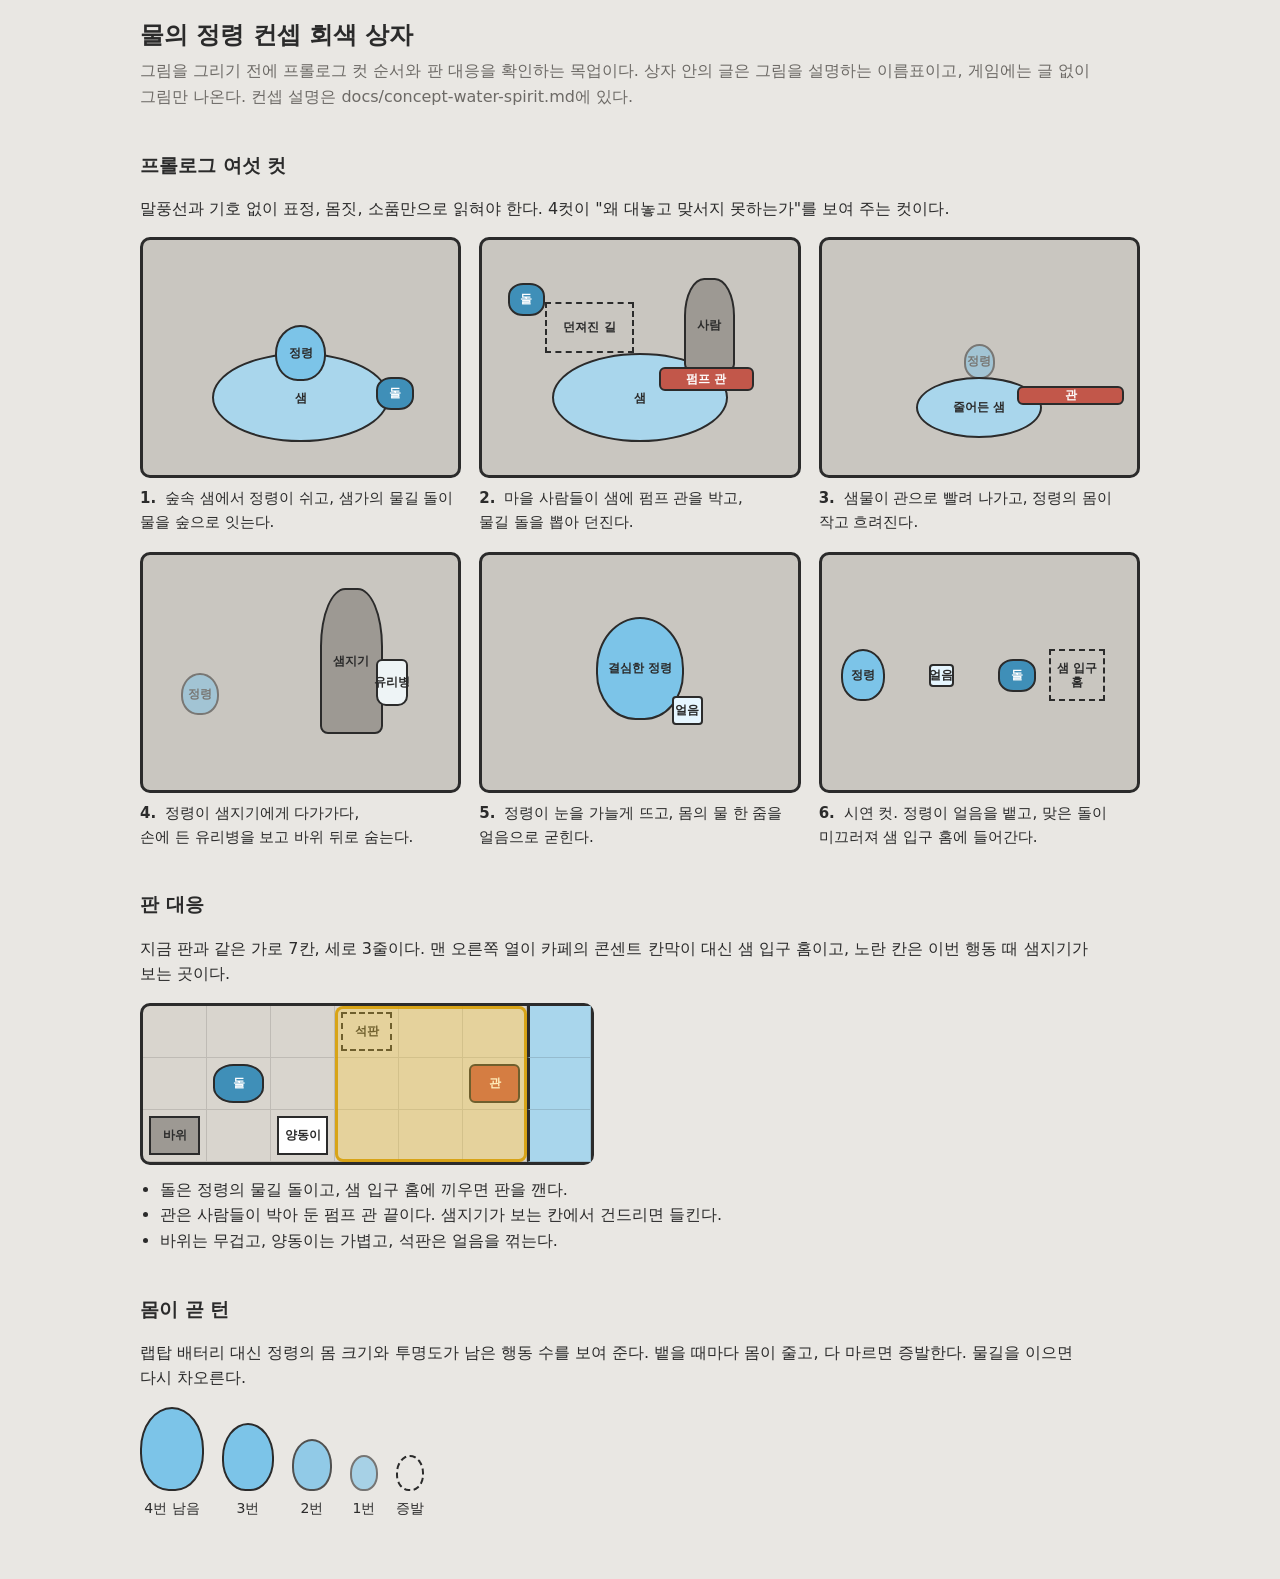
<file: docs/mockup/water-spirit.html>
<!doctype html>
<html lang="ko">
<head>
  <meta charset="utf-8">
  <meta name="viewport" content="width=device-width, initial-scale=1">
  <title>물의 정령 목업</title>
  <style>
    :root {
      --bg: #e9e7e3;
      --ink: #2b2b2b;
      --muted: #6d6a66;
      --box: #c9c6c0;
      --box-dark: #9d9993;
      --ground: #d9d5ce;
      --spirit: #7cc4e8;
      --spirit-dark: #3f8fb8;
      --theirs: #c2574a;
      --gaze: rgba(255, 204, 51, 0.32);
      --gaze-line: rgba(214, 156, 0, 0.85);
    }

    * { box-sizing: border-box; }

    body {
      margin: 0;
      background: var(--bg);
      color: var(--ink);
      font-family: "Pretendard", "Apple SD Gothic Neo", "Malgun Gothic", system-ui, sans-serif;
      line-height: 1.6;
      /* 한국어 낱말 중간에서 줄이 꺾이지 않게 띄어쓰기에서만 끊는다. */
      word-break: keep-all;
      overflow-wrap: break-word;
    }

    .wrap {
      max-width: 1040px;
      margin-left: auto;
      margin-right: auto;
      padding-left: 20px;
      padding-right: 20px;
      padding-bottom: 60px;
    }

    h1 { font-size: 24px; margin-bottom: 4px; }
    h2 { font-size: 19px; margin-top: 40px; }
    p { margin-top: 0; }
    .lead { color: var(--muted); }
    .nw { white-space: nowrap; }

    /* 프롤로그 컷. 4:3 회색 상자 안에 도형으로 구도만 잡는다. */
    .panels {
      display: grid;
      grid-template-columns: repeat(auto-fill, minmax(280px, 1fr));
      gap: 18px;
    }

    .panel {
      margin: 0;
    }

    .panel figcaption {
      margin-top: 8px;
      font-size: 15px;
    }

    .panel b { margin-right: 4px; }

    .frame {
      position: relative;
      aspect-ratio: 4 / 3;
      overflow: hidden;
      border: 3px solid var(--ink);
      border-radius: 10px;
      background: var(--box);
    }

    .shape {
      position: absolute;
      display: flex;
      align-items: center;
      justify-content: center;
      border: 2px solid var(--ink);
      font-size: 12px;
      font-weight: 700;
      line-height: 1.2;
      text-align: center;
    }

    .spring { background: #a9d6ec; border-radius: 50%; }
    .spirit { background: var(--spirit); border-radius: 50% 50% 45% 45%; }
    .spirit.faint { opacity: 0.5; }
    .pipe { background: var(--theirs); color: #fff; border-radius: 6px; }
    .person { background: var(--box-dark); border-radius: 40% 40% 8px 8px; }
    .bottle { background: #eef4f6; border-radius: 6px 6px 10px 10px; }
    .stone { background: var(--spirit-dark); color: #fff; border-radius: 40%; }
    .ice { background: #e6f6ff; border-radius: 4px; }
    .mark { border-style: dashed; background: transparent; }

    /* 판 대응. 지금 판과 같은 가로 7칸, 세로 3줄. */
    .board-wrap {
      overflow-x: auto;
    }

    .board {
      display: grid;
      grid-template-columns: repeat(7, 64px);
      grid-template-rows: repeat(3, 52px);
      width: max-content;
      border: 3px solid var(--ink);
      border-radius: 10px;
      background: var(--ground);
      position: relative;
    }

    .cell {
      position: relative;
      border-right: 1px solid rgba(43, 43, 43, 0.15);
      border-bottom: 1px solid rgba(43, 43, 43, 0.15);
    }

    .cell.inlet {
      background: #a9d6ec;
      border-left: 3px solid var(--ink);
    }

    .cell .shape {
      inset: 6px;
    }

    .gaze {
      position: absolute;
      top: 0;
      bottom: 0;
      left: calc(64px * 3);
      width: calc(64px * 3);
      border: 3px solid var(--gaze-line);
      border-radius: 8px;
      background: var(--gaze);
      pointer-events: none;
    }

    .legend {
      margin-top: 12px;
      padding-left: 20px;
    }

    /* 몸이 곧 턴 */
    .body-meter {
      display: flex;
      flex-wrap: wrap;
      align-items: flex-end;
      gap: 18px;
    }

    .body-step {
      display: flex;
      flex-direction: column;
      align-items: center;
      gap: 6px;
      font-size: 14px;
    }

    .body-step .spirit {
      position: static;
    }
  </style>
</head>
<body>
  <main class="wrap">
    <h1>물의 정령 컨셉 회색 상자</h1>
    <p class="lead">그림을 그리기 전에 <span class="nw">프롤로그 컷 순서</span>와 <span class="nw">판 대응</span>을 확인하는 목업이다.
      상자 안의 글은 그림을 설명하는 이름표이고, 게임에는 <span class="nw">글 없이</span> 그림만 나온다.
      컨셉 설명은 <span class="nw">docs/concept-water-spirit.md</span>에 있다.</p>

    <h2>프롤로그 여섯 컷</h2>
    <p>말풍선과 기호 없이 표정, 몸짓, 소품만으로 읽혀야 한다. 4컷이 <span class="nw">"왜 대놓고 맞서지 못하는가"</span>를 <span class="nw">보여 주는</span> 컷이다.</p>
    <div class="panels">
      <figure class="panel">
        <div class="frame">
          <div class="shape spring" style="left: 22%; top: 48%; width: 56%; height: 38%;">샘</div>
          <div class="shape spirit" style="left: 42%; top: 36%; width: 16%; height: 24%;">정령</div>
          <div class="shape stone" style="left: 74%; top: 58%; width: 12%; height: 14%;">돌</div>
        </div>
        <figcaption><b>1.</b> 숲속 샘에서 정령이 쉬고, 샘가의 <span class="nw">물길 돌</span>이 물을 숲으로 잇는다.</figcaption>
      </figure>
      <figure class="panel">
        <div class="frame">
          <div class="shape spring" style="left: 22%; top: 48%; width: 56%; height: 38%;">샘</div>
          <div class="shape person" style="left: 64%; top: 16%; width: 16%; height: 40%;">사람</div>
          <div class="shape pipe" style="left: 56%; top: 54%; width: 30%; height: 10%;">펌프 관</div>
          <div class="shape stone" style="left: 8%; top: 18%; width: 12%; height: 14%;">돌</div>
          <div class="shape mark" style="left: 20%; top: 26%; width: 28%; height: 22%;">던져진 길</div>
        </div>
        <figcaption><b>2.</b> 마을 사람들이 샘에 <span class="nw">펌프 관</span>을 박고, <span class="nw">물길 돌</span>을 뽑아 던진다.</figcaption>
      </figure>
      <figure class="panel">
        <div class="frame">
          <div class="shape spring" style="left: 30%; top: 58%; width: 40%; height: 26%;">줄어든 샘</div>
          <div class="shape spirit faint" style="left: 45%; top: 44%; width: 10%; height: 15%;">정령</div>
          <div class="shape pipe" style="left: 62%; top: 62%; width: 34%; height: 8%;">관</div>
        </div>
        <figcaption><b>3.</b> 샘물이 관으로 빨려 나가고, <span class="nw">정령의 몸이</span> 작고 흐려진다.</figcaption>
      </figure>
      <figure class="panel">
        <div class="frame">
          <div class="shape spirit faint" style="left: 12%; top: 50%; width: 12%; height: 18%;">정령</div>
          <div class="shape person" style="left: 56%; top: 14%; width: 20%; height: 62%;">샘지기</div>
          <div class="shape bottle" style="left: 74%; top: 44%; width: 10%; height: 20%;">유리병</div>
        </div>
        <figcaption><b>4.</b> 정령이 샘지기에게 다가가다, <span class="nw">손에 든 유리병</span>을 보고 바위 뒤로 숨는다.</figcaption>
      </figure>
      <figure class="panel">
        <div class="frame">
          <div class="shape spirit" style="left: 36%; top: 26%; width: 28%; height: 44%;">결심한 정령</div>
          <div class="shape ice" style="left: 60%; top: 60%; width: 10%; height: 12%;">얼음</div>
        </div>
        <figcaption><b>5.</b> 정령이 눈을 가늘게 뜨고, <span class="nw">몸의 물 한 줌</span>을 얼음으로 굳힌다.</figcaption>
      </figure>
      <figure class="panel">
        <div class="frame">
          <div class="shape spirit" style="left: 6%; top: 40%; width: 14%; height: 22%;">정령</div>
          <div class="shape ice" style="left: 34%; top: 46%; width: 8%; height: 10%;">얼음</div>
          <div class="shape stone" style="left: 56%; top: 44%; width: 12%; height: 14%;">돌</div>
          <div class="shape mark" style="left: 72%; top: 40%; width: 18%; height: 22%;">샘 입구 홈</div>
        </div>
        <figcaption><b>6.</b> 시연 컷. 정령이 얼음을 뱉고, <span class="nw">맞은 돌</span>이 미끄러져 <span class="nw">샘 입구 홈</span>에 들어간다.</figcaption>
      </figure>
    </div>

    <h2>판 대응</h2>
    <p>지금 판과 같은 <span class="nw">가로 7칸</span>, <span class="nw">세로 3줄</span>이다. <span class="nw">맨 오른쪽 열</span>이 카페의 <span class="nw">콘센트 칸막이</span> 대신 <span class="nw">샘 입구 홈</span>이고,
      노란 칸은 이번 행동 때 샘지기가 <span class="nw">보는 곳</span>이다.</p>
    <div class="board-wrap">
      <div class="board" aria-label="판 대응 예시">
        <div class="cell"></div><div class="cell"></div><div class="cell"></div>
        <div class="cell"><div class="shape mark">석판</div></div>
        <div class="cell"></div><div class="cell"></div>
        <div class="cell inlet"></div>

        <div class="cell"></div>
        <div class="cell"><div class="shape stone">돌</div></div>
        <div class="cell"></div><div class="cell"></div><div class="cell"></div>
        <div class="cell"><div class="shape pipe">관</div></div>
        <div class="cell inlet"></div>

        <div class="cell"><div class="shape" style="background: var(--box-dark);">바위</div></div>
        <div class="cell"></div>
        <div class="cell"><div class="shape" style="background: #fff;">양동이</div></div>
        <div class="cell"></div><div class="cell"></div><div class="cell"></div>
        <div class="cell inlet"></div>

        <div class="gaze"></div>
      </div>
    </div>
    <ul class="legend">
      <li>돌은 정령의 <span class="nw">물길 돌</span>이고, <span class="nw">샘 입구 홈</span>에 끼우면 판을 깬다.</li>
      <li>관은 사람들이 박아 둔 <span class="nw">펌프 관 끝</span>이다. 샘지기가 <span class="nw">보는 칸</span>에서 건드리면 들킨다.</li>
      <li>바위는 무겁고, 양동이는 가볍고, 석판은 얼음을 꺾는다.</li>
    </ul>

    <h2>몸이 곧 턴</h2>
    <p><span class="nw">랩탑 배터리</span> 대신 정령의 <span class="nw">몸 크기</span>와 투명도가 <span class="nw">남은 행동 수</span>를 보여 준다.
      <span class="nw">뱉을 때마다</span> <span class="nw">몸이 줄고</span>, 다 마르면 증발한다. 물길을 이으면 <span class="nw">다시 차오른다</span>.</p>
    <div class="body-meter">
      <div class="body-step"><div class="shape spirit" style="width: 64px; height: 84px;"></div>4번 남음</div>
      <div class="body-step"><div class="shape spirit" style="width: 52px; height: 68px;"></div>3번</div>
      <div class="body-step"><div class="shape spirit" style="width: 40px; height: 52px; opacity: 0.8;"></div>2번</div>
      <div class="body-step"><div class="shape spirit" style="width: 28px; height: 36px; opacity: 0.6;"></div>1번</div>
      <div class="body-step"><div class="shape spirit mark" style="width: 28px; height: 36px;"></div>증발</div>
    </div>
  </main>
</body>
</html>
</file>
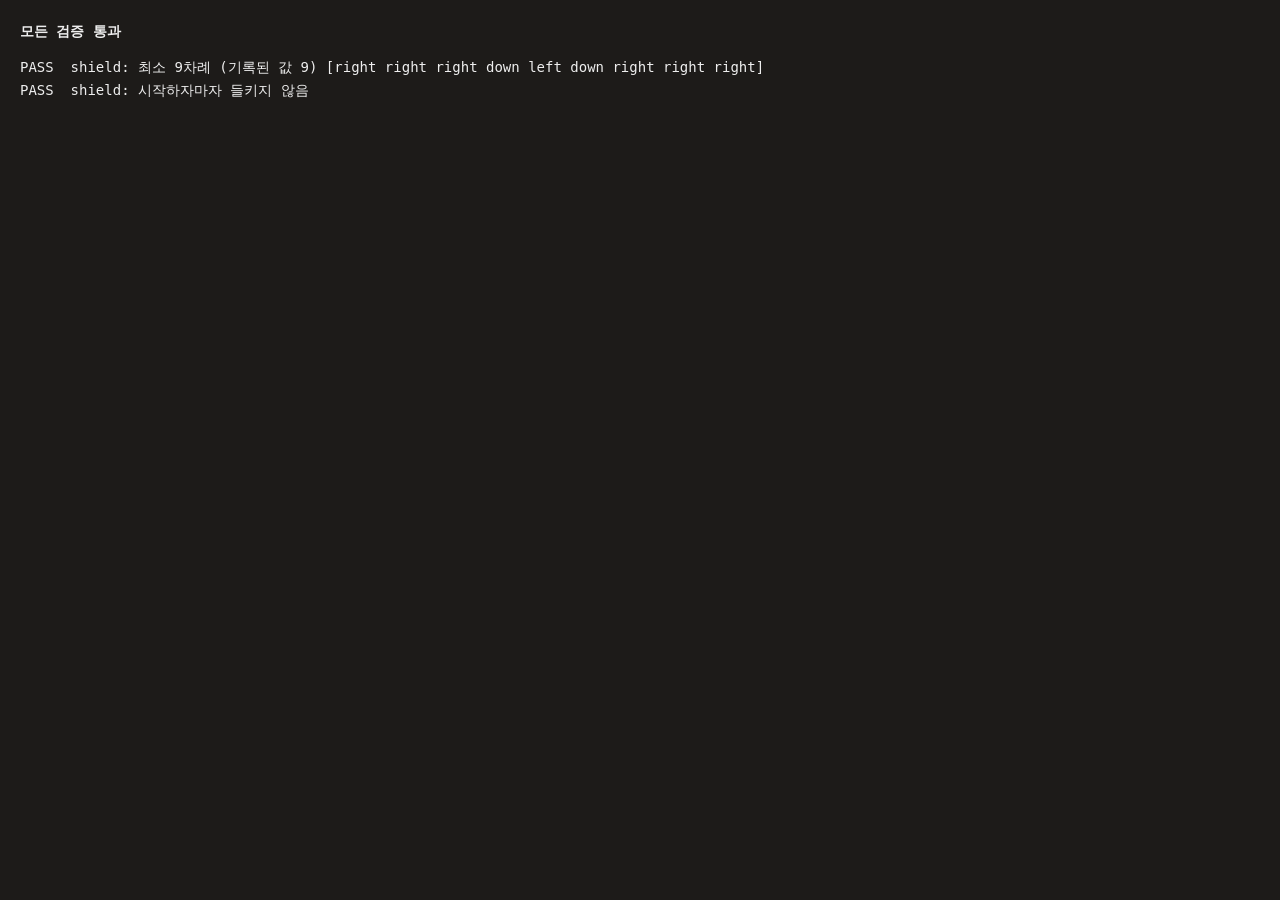
<file: proto/cafe/verify.html>
<!doctype html>
<html lang="ko">
<head>
  <meta charset="utf-8">
  <title>카페 시제품 검증</title>
  <style>
    body { margin: 0; padding: 20px; font: 14px/1.6 ui-monospace, Consolas, monospace; background: #1d1b19; color: #eee; }
    #summary { font-weight: bold; margin-bottom: 12px; }
    .fail { color: #ff8a80; }
  </style>
</head>
<body>
  <!-- 판마다 해법 탐색으로 최소 차례 수를 찾아 levels.js에 적은 값과 같은지 보고, 시작하자마자 들키지 않는지 본다. -->
  <div id="summary">검증 중...</div>
  <pre id="log"></pre>
  <script src="engine.js"></script>
  <script src="levels.js"></script>
  <script>
    const lines = [];
    let failures = 0;
    function expect(condition, message) {
      lines.push(`${condition ? 'PASS' : 'FAIL'}  ${message}`);
      if (!condition) failures += 1;
    }
    for (const definition of window.CAFE_LEVELS) {
      const level = CafeEngine.parseLevel(definition);
      const result = CafeEngine.solve(level);
      expect(result.moves === definition.optimal,
        `${definition.id}: 최소 ${result.moves}차례 (기록된 값 ${definition.optimal}) [${(result.path || []).join(' ')}]`);
      expect(CafeEngine.gazeAt(level, level.start).hit !== 'player', `${definition.id}: 시작하자마자 들키지 않음`);
    }
    document.getElementById('summary').textContent = failures === 0 ? '모든 검증 통과' : `실패 ${failures}개`;
    document.getElementById('summary').className = failures === 0 ? '' : 'fail';
    document.getElementById('log').textContent = lines.join('\n');
  </script>
</body>
</html>
</file>
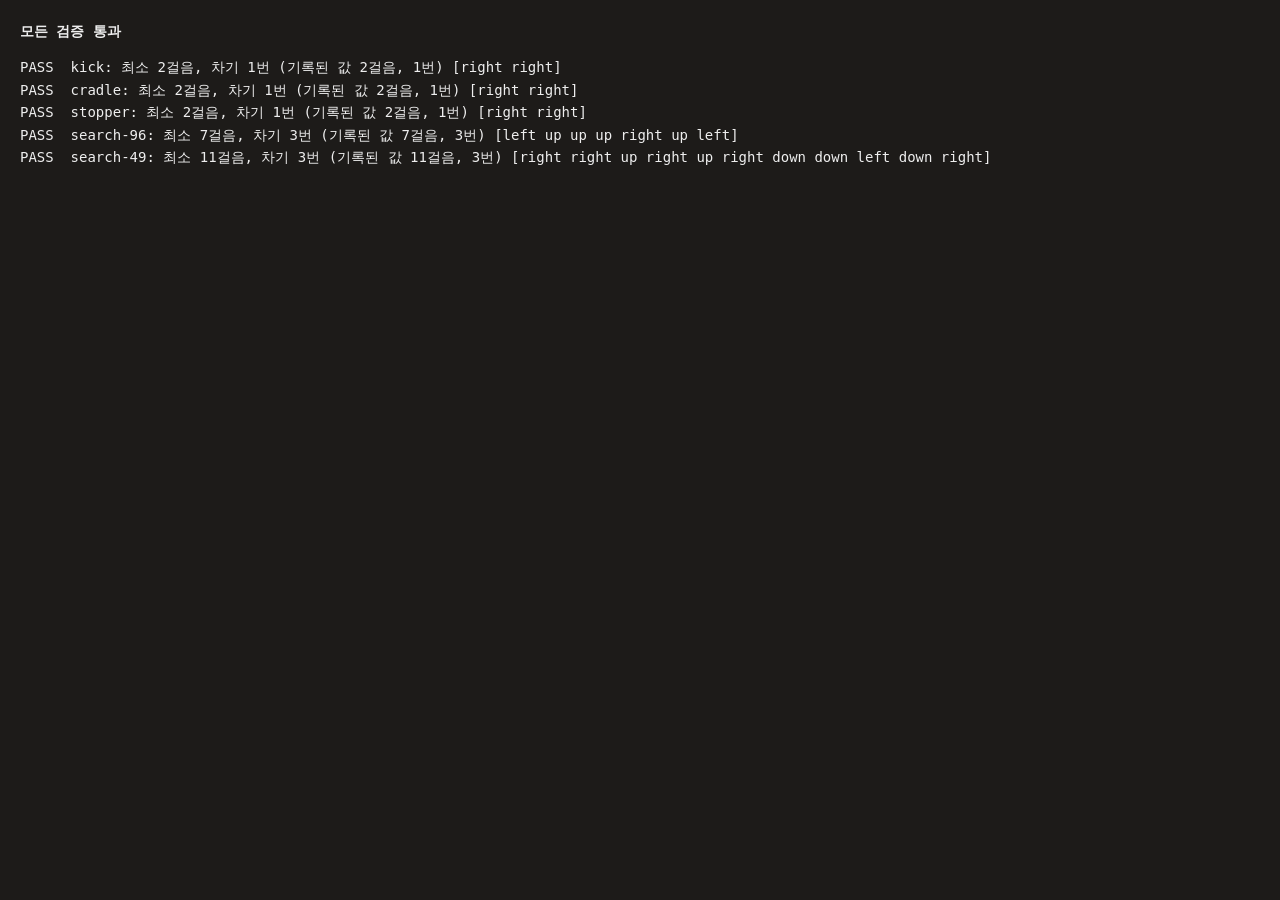
<file: proto/newton/verify.html>
<!doctype html>
<html lang="ko">
<head>
  <meta charset="utf-8">
  <title>운동량 시제품 검증</title>
  <style>
    body { margin: 0; padding: 20px; font: 14px/1.6 ui-monospace, Consolas, monospace; background: #1d1b19; color: #eee; }
    #summary { font-weight: bold; margin-bottom: 12px; }
    .fail { color: #ff8a80; }
  </style>
</head>
<body>
  <!-- 판마다 해법 탐색으로 최소 걸음 수와 차는 횟수를 찾아, levels.js에 적은 값과 같은지 본다. -->
  <div id="summary">검증 중...</div>
  <pre id="log"></pre>
  <script src="engine.js"></script>
  <script src="levels.js"></script>
  <script>
    const lines = [];
    let failures = 0;
    function expect(condition, message) {
      lines.push(`${condition ? 'PASS' : 'FAIL'}  ${message}`);
      if (!condition) failures += 1;
    }
    for (const definition of window.NEWTON_LEVELS) {
      const level = NewtonEngine.parseLevel(definition);
      const result = NewtonEngine.solve(level);
      expect(result.moves === definition.optimal && result.kicks === definition.kicks,
        `${definition.id}: 최소 ${result.moves}걸음, 차기 ${result.kicks}번 (기록된 값 ${definition.optimal}걸음, ${definition.kicks}번) [${(result.path || []).join(' ')}]`);
    }
    document.getElementById('summary').textContent = failures === 0 ? '모든 검증 통과' : `실패 ${failures}개`;
    document.getElementById('summary').className = failures === 0 ? '' : 'fail';
    document.getElementById('log').textContent = lines.join('\n');
  </script>
</body>
</html>
</file>
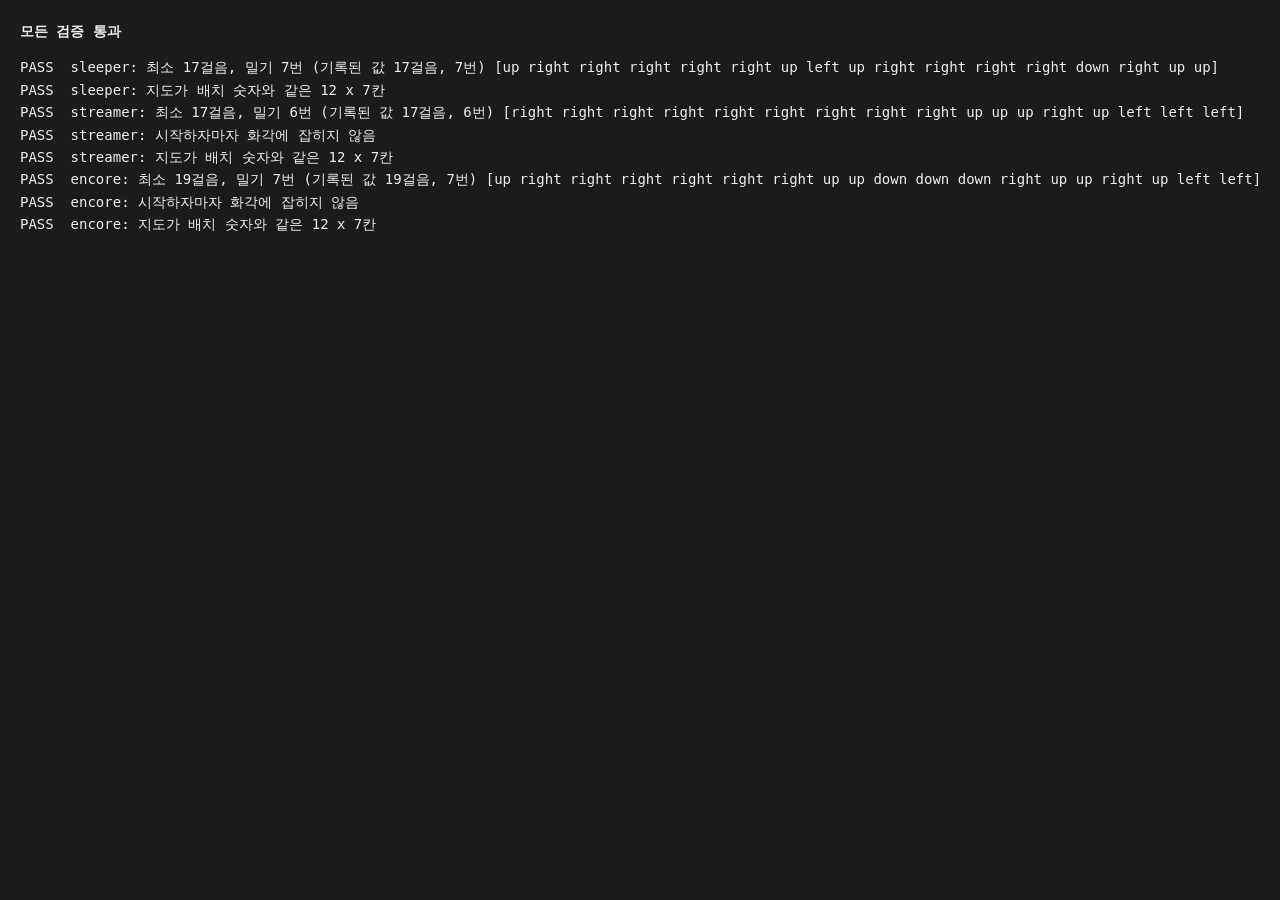
<file: proto/villain/verify.html>
<!doctype html>
<html lang="ko">
<head>
  <meta charset="utf-8">
  <title>빌런 도감 검증</title>
  <style>
    body { margin: 0; padding: 20px; font: 14px/1.6 ui-monospace, Consolas, monospace; background: #1d1b19; color: #eee; }
    #summary { font-weight: bold; margin-bottom: 12px; }
    .fail { color: #ff8a80; }
  </style>
</head>
<body>
  <!-- 판마다 해법 탐색으로 최소 걸음 수와 민 횟수를 찾아 layout.js에 적은 값과 같은지 본다. -->
  <div id="summary">검증 중...</div>
  <pre id="log"></pre>
  <script src="layout.js"></script>
  <script src="engine.js"></script>
  <script>
    const lines = [];
    let failures = 0;
    function expect(condition, message) {
      lines.push(`${condition ? 'PASS' : 'FAIL'}  ${message}`);
      if (!condition) failures += 1;
    }
    for (const definition of window.VILLAIN_LAYOUT.levels) {
      const level = VillainEngine.parseLevel(definition);
      const result = VillainEngine.solve(level);
      expect(result.moves === definition.optimal && result.pushes === definition.pushes,
        `${definition.id}: 최소 ${result.moves}걸음, 밀기 ${result.pushes}번 (기록된 값 ${definition.optimal}걸음, ${definition.pushes}번) [${(result.path || []).join(' ')}]`);
      if (level.view) {
        expect(!VillainEngine.viewOf(level, level.start).hits.includes('player'), definition.id + ': 시작하자마자 화각에 잡히지 않음');
      }
      const columns = window.VILLAIN_LAYOUT.art.columns;
      const rows = window.VILLAIN_LAYOUT.art.rows;
      expect(definition.map.length === rows && definition.map.every((line) => line.length === columns),
        `${definition.id}: 지도가 배치 숫자와 같은 ${columns} x ${rows}칸`);
    }
    document.getElementById('summary').textContent = failures === 0 ? '모든 검증 통과' : `실패 ${failures}개`;
    document.getElementById('summary').className = failures === 0 ? '' : 'fail';
    document.getElementById('log').textContent = lines.join('\n');
  </script>
</body>
</html>
</file>
<file: src/style.css>
:root {
  --ink: #2b2623;
  --paper: #fffaf1;
  --cream: #f4ede1;
  --mint: #6cc3a0;
  --mint-dark: #3f8c6c;
  --brick: #d9534a;
  --brick-dark: #a2372f;
  --sky: #5aa9d6;
  --gray: #c9c6c0;
  --gray-dark: #8f8a83;
  --os-bar: #1f2229;
  --os-text: #e9ebf0;
  --wallpaper-top: #3d4a6b;
  --wallpaper-bottom: #8e7187;
  --taskbar-height: 44px;
  --cell: 88px;
}

* {
  box-sizing: border-box;
}

html,
body {
  margin: 0;
  height: 100%;
  overflow: hidden;
  background: var(--os-bar);
  color: var(--ink);
  font-family: "Pretendard", "Apple SD Gothic Neo", "Malgun Gothic", system-ui, sans-serif;
  -webkit-tap-highlight-color: transparent;
}

button {
  font: inherit;
  color: inherit;
  cursor: pointer;
}

[hidden] {
  display: none !important;
}

/* 랩탑 바탕화면 */

.screen {
  position: fixed;
  inset: 0;
  display: flex;
  flex-direction: column;
  background: linear-gradient(160deg, var(--wallpaper-top), var(--wallpaper-bottom));
}

.desktop {
  flex: 1;
  min-height: 0;
  display: flex;
  padding-top: 16px;
  padding-bottom: 16px;
  padding-left: 16px;
  padding-right: 16px;
}

.window {
  flex: 1;
  min-width: 0;
  display: flex;
  flex-direction: column;
  max-width: 1280px;
  margin-left: auto;
  margin-right: auto;
  border-radius: 12px;
  overflow: hidden;
  background: var(--cream);
  box-shadow: 0 18px 50px rgba(10, 12, 20, 0.45);
}

.titlebar {
  display: flex;
  flex-wrap: wrap;
  align-items: center;
  justify-content: space-between;
  gap: 6px 12px;
  padding-top: 6px;
  padding-bottom: 6px;
  padding-left: 12px;
  padding-right: 8px;
  background: var(--paper);
  border-bottom: 2px solid var(--ink);
}

.title-left,
.title-right {
  display: flex;
  align-items: center;
  gap: 8px;
  min-width: 0;
}

.app-title {
  font-weight: 800;
  white-space: nowrap;
}

.level-dots {
  display: flex;
  gap: 4px;
}

.level-dot {
  width: 22px;
  height: 22px;
  padding: 0;
  border-radius: 50%;
  border: 2px solid #cbbfae;
  background: transparent;
  font-size: 11px;
  font-weight: 700;
  color: #a39684;
}

/* 챕터가 바뀌는 판 앞에는 틈을 두어 챕터를 구분한다. */
.level-dot.chapter-start {
  margin-left: 10px;
}

.level-dot.cleared {
  background: var(--mint);
  border-color: var(--ink);
  color: var(--ink);
}

.level-dot.current {
  border-color: var(--ink);
  color: var(--ink);
  box-shadow: 0 0 0 2px var(--paper), 0 0 0 4px var(--sky);
}

.level-dot:disabled {
  cursor: default;
  opacity: 0.45;
}

.title-btn {
  min-width: 32px;
  height: 32px;
  padding-left: 10px;
  padding-right: 10px;
  border-radius: 8px;
  border: 2px solid var(--ink);
  background: #fff;
  white-space: nowrap;
}

.title-btn.icon {
  padding-left: 0;
  padding-right: 0;
  font-size: 17px;
}

.title-btn:disabled {
  opacity: 0.35;
  cursor: default;
}

/* 초기화 버튼을 한 번 누른 상태. 한 번 더 누르면 진행 기록을 지운다는 것을 글 없이 알린다. */
.title-btn.armed {
  background: #d8434a;
  border-color: #8f1f25;
  color: #fff;
  animation: shake 0.3s ease 2;
}

.window-body {
  position: relative;
  flex: 1;
  min-height: 0;
  display: flex;
  flex-direction: column;
}

/* 장면. 960 x 540 좌표로 그리고 창 크기에 맞춰 줄인다. */

.stage {
  position: relative;
  flex: 1;
  min-height: 0;
  overflow: hidden;
  background: #ebe4d6;
  transition: filter 0.8s ease;
}

.window.power-saver .stage {
  filter: grayscale(0.85) brightness(0.78);
}

.scene {
  position: absolute;
  left: 0;
  top: 0;
  width: 960px;
  height: 540px;
  transform-origin: 0 0;
  user-select: none;
}

.view {
  position: absolute;
  inset: 0;
}

.side-view {
  background: linear-gradient(180deg, #e7dccb 0%, #efe7d9 74%);
}

.placed {
  position: absolute;
}

.placed.backdrop {
  left: 0;
  top: 0;
  width: 960px;
  height: 540px;
}

.placed.backdrop .asset {
  object-fit: cover;
}

/* 그림 자리. 그림이 없으면 회색 상자가 대신 들어간다. */

.asset {
  width: 100%;
  height: 100%;
  object-fit: contain;
  display: block;
  pointer-events: none;
}

.gbox {
  width: 100%;
  height: 100%;
  display: flex;
  align-items: center;
  justify-content: center;
  padding: 4px;
  border: 3px solid var(--ink);
  border-radius: 10px;
  background: var(--gray);
  text-align: center;
  font-size: 13px;
  font-weight: 700;
  line-height: 1.2;
  color: var(--ink);
  overflow: hidden;
}

.gbox-round { border-radius: 50%; }
.gbox-mine { background: var(--mint); }
.gbox-theirs { background: var(--brick); color: #fff; }
.gbox-light { background: #f2e6cf; }
.gbox-heavy { background: #8d9bb3; color: #fff; }
.gbox-divider { background: #c99a63; border-radius: 6px; }
.gbox-laptop { background: #a0a3aa; color: #fff; }
.gbox-partition { background: #cfd8d3; border-radius: 4px; color: transparent; }
.gbox-outlet { background: #ece7dc; border-radius: 6px; }
/* 칸막이 칸의 회색 상자. 칸 왼쪽 33%(4cm)가 칸막이 판이고, 그 왼쪽 면에 칸 높이의 60%인 콘센트 판이 비스듬히(세로 타원) 붙는다.
   남이 꽂아 둔 기기는 배경이라 스티커가 아니고, 상대 플러그(벽돌색)와 헷갈리지 않게 회색으로 그린다. */
.gbox-partition-cap,
.gbox-socket,
.gbox-taken {
  border: none;
  border-radius: 0;
  color: transparent;
  --panel: linear-gradient(to right, var(--ink) 0 3px, #cfd8d3 3px 33%, var(--ink) 33% calc(33% + 3px), transparent calc(33% + 3px));
  --plate: radial-gradient(16% 30% at 17% 50%, #fffaf0 0 78%, var(--ink) 80% 98%, transparent 100%);
}
.gbox-partition-cap { background: var(--panel); }
.gbox-socket {
  background:
    radial-gradient(circle 4px at 17% 39%, var(--ink) 90%, transparent 100%),
    radial-gradient(circle 4px at 17% 61%, var(--ink) 90%, transparent 100%),
    var(--plate),
    var(--panel);
}
.gbox-taken {
  background:
    linear-gradient(#8f9499, #8f9499) 0 50% / 30% 44% no-repeat,
    linear-gradient(var(--ink), var(--ink)) 0 50% / calc(30% + 3px) calc(44% + 6px) no-repeat,
    var(--plate),
    var(--panel);
}
.gbox-window { background: #2f3b52; color: #c9d3e6; border-radius: 0; }
.gbox-table { background: #d9b88f; border-radius: 18px; color: transparent; }
.gbox-plain { background: var(--gray); }

/* 메뉴판 회색 상자는 얼음이 꺾이는 기울기가 보이도록 대각선을 그린다. 기본은 "/" 모양이고, "\\" 메뉴판은 좌우를 뒤집는다. */
.gbox-menu {
  background:
    linear-gradient(-45deg, transparent 43%, var(--ink) 43%, var(--ink) 57%, transparent 57%),
    #f2e6cf;
  color: transparent;
}

.piece.mirror-back .gbox-menu,
.piece.mirror-back .asset {
  transform: scaleX(-1);
}

/* 퍼즐 판 */

.board {
  position: absolute;
}

.board.aim-ice,
.board.aim-soda {
  cursor: crosshair;
}

.board::before {
  content: "";
  position: absolute;
  left: 0;
  top: 0;
  bottom: 0;
  right: var(--cell);
  background-image:
    linear-gradient(90deg, rgba(43, 38, 35, 0.16) 2px, transparent 2px),
    linear-gradient(180deg, rgba(43, 38, 35, 0.16) 2px, transparent 2px);
  background-size: var(--cell) var(--line-height, var(--cell));
  opacity: 0;
  transition: opacity 0.2s ease;
  pointer-events: none;
}

.board.aim-ice::before,
.board.aim-soda::before,
.board.ducking::before {
  opacity: 1;
}

.aim-band {
  position: absolute;
  left: 0;
  border-radius: 12px;
  background: rgba(90, 169, 214, 0.18);
  border: 3px dashed rgba(60, 130, 175, 0.7);
  opacity: 0;
  pointer-events: none;
}

.aim-band.visible {
  opacity: 1;
}

.board.aim-tea {
  cursor: pointer;
}

/* 2챕터 시선. 이번 행동 때 옆자리 사람이 보는 칸은 노랗게 칠하고, 그다음 행동 때 볼 칸은 점선으로 미리 보여 준다.
   붉은색은 상대 플러그에만 쓰는 색이라(docs/art-brief.md), 시선은 손전등 빛처럼 노란색으로 칠한다.
   칸막이 열은 칠하지 않고, 물건보다 뒤에 깐다. */
.gaze-zone {
  position: absolute;
  top: 0;
  bottom: 0;
  border-radius: 10px;
  background: rgba(255, 204, 51, 0.26);
  border: 3px solid rgba(214, 156, 0, 0.85);
  pointer-events: none;
}

.gaze-zone.next {
  background: transparent;
  border-style: dashed;
  border-color: rgba(214, 156, 0, 0.6);
}

/* 차의 김. 칸막이와 그 왼쪽 한 칸 위에 떠서 시선을 가린다. 그림이 오기 전까지 CSS로 그린다. */
.steam-cloud {
  position: absolute;
  top: -14px;
  bottom: -14px;
  z-index: 3;
  border-radius: 40px;
  background:
    radial-gradient(circle at 30% 30%, rgba(255, 255, 255, 0.95) 0 22%, transparent 45%),
    radial-gradient(circle at 70% 55%, rgba(255, 255, 255, 0.9) 0 25%, transparent 50%),
    radial-gradient(circle at 40% 80%, rgba(255, 255, 255, 0.85) 0 20%, transparent 45%);
  pointer-events: none;
  animation: steam-drift 1.8s ease-in-out infinite alternate;
}

@keyframes steam-drift {
  from { transform: translateY(0); opacity: 0.85; }
  to { transform: translateY(-6px); opacity: 1; }
}

.steam-puff {
  position: absolute;
  left: -30px;
  top: -30px;
  width: 60px;
  height: 60px;
  border-radius: 50%;
  background: radial-gradient(circle, rgba(255, 255, 255, 0.95) 0 35%, transparent 70%);
  pointer-events: none;
}

.divider {
  position: absolute;
  top: 0;
  z-index: 2;
  pointer-events: none;
}

/* 숙인 시점에서 보고 있는 줄이 아닌 물건은 흐리게 보인다. 얼음은 이 물건들에 닿지 않는다. */
.piece.ghost {
  opacity: 0.28;
  filter: grayscale(0.6);
}

.divider-bridge {
  position: absolute;
  left: 0;
  width: var(--cell);
  background-repeat: no-repeat;
  background-position: left top;
}

.divider-segment {
  position: absolute;
  left: 0;
  width: var(--cell);
  height: var(--cell);
}

.piece {
  position: absolute;
  left: 0;
  top: 0;
  width: var(--cell);
  height: var(--cell);
  transition: transform 0.24s cubic-bezier(0.3, 0.8, 0.4, 1);
  pointer-events: none;
}

.board.instant .piece,
.board.instant .piece-body {
  transition: none;
}

.piece-shadow {
  position: absolute;
  left: 14px;
  right: 14px;
  top: 18px;
  bottom: 10px;
  border-radius: 50%;
  background: rgba(43, 38, 35, 0.28);
  opacity: 0;
  transition: opacity 0.2s ease;
}

.piece.lifted .piece-shadow {
  opacity: 1;
}

/* 스티커: 판 위에서 움직이는 물건에만 흰 테두리와 약한 그림자를 코드로 붙인다(그림에는 그리지 않는다).
   drop-shadow를 이어 붙이면 앞의 결과에 다시 그림자가 붙어서 테두리처럼 두꺼워진다. */
.piece-body {
  position: absolute;
  inset: 6px;
  transition: transform 0.24s cubic-bezier(0.3, 0.8, 0.4, 1);
  --sticker-edge: #fff;
  filter:
    drop-shadow(3px 0 0 var(--sticker-edge)) drop-shadow(-3px 0 0 var(--sticker-edge))
    drop-shadow(0 3px 0 var(--sticker-edge)) drop-shadow(0 -3px 0 var(--sticker-edge))
    drop-shadow(0 5px 3px rgba(0, 0, 0, 0.35));
}

/* 숙인 시점의 책 더미 그림은 위쪽에 투명한 여백이 있어서, 그대로 그리면 책 위에 올린 물건이 떠 보인다.
   책만 칸 위쪽 끝까지 늘려 그려 위에 놓인 물건과 맞닿게 한다. */
.board.ducking .piece-kind-book .piece-body {
  inset: -14px 0 0 0;
}

.board.ducking .piece-kind-book .asset {
  object-fit: fill;
}

.piece.targeted .piece-body {
  --sticker-edge: #5aa9d6;
}

.piece-bubble {
  position: absolute;
  inset: -6px;
  border-radius: 50%;
  border: 3px solid var(--sky);
  background: radial-gradient(circle at 30% 30%, rgba(255, 255, 255, 0.85) 0 8%, rgba(160, 215, 240, 0.25) 9%);
  opacity: 0;
  transform: scale(0.6);
  transition: opacity 0.2s ease, transform 0.2s ease;
}

.piece-bubble.has-art,
.bubble-shot.has-art {
  border: 0;
  background: none;
}

.piece.floating .piece-bubble {
  opacity: 0.7;
  transform: scale(1);
  animation: bob 1.4s ease-in-out infinite;
}


@keyframes bob {
  0%, 100% { translate: 0 0; }
  50% { translate: 0 -4px; }
}

.aim-layer {
  position: absolute;
  inset: 0;
  width: 960px;
  height: 540px;
  pointer-events: none;
}

.aim-path {
  fill: none;
  stroke: var(--sky);
  stroke-width: 5;
  stroke-dasharray: 2 12;
  stroke-linecap: round;
  stroke-linejoin: round;
  opacity: 0.9;
}

.fx-layer {
  position: absolute;
  inset: 0;
  pointer-events: none;
}

.ice-shot,
.bubble-shot {
  position: absolute;
  left: 0;
  top: 0;
}

.ice-shot {
  width: 26px;
  height: 26px;
  margin-left: -13px;
  margin-top: -13px;
  border-radius: 5px;
  border: 3px solid var(--ink);
  background: #fff;
  box-shadow: inset -5px -5px 0 #cfeaf6;
}

.bubble-shot {
  width: 30px;
  height: 30px;
  margin-left: -15px;
  margin-top: -15px;
  border-radius: 50%;
  border: 3px solid var(--sky);
  background: rgba(190, 228, 245, 0.6);
}

.ice-shot .asset,
.bubble-shot .asset {
  width: 100%;
  height: 100%;
}

.board.shake {
  animation: shake 0.3s ease;
}

@keyframes shake {
  25% { translate: -6px 0; }
  75% { translate: 6px 0; }
}

/* 숙이기 시점의 줄 바꾸기 */

.side-bar {
  position: absolute;
  left: 50%;
  top: 10px;
  z-index: 5;
  display: flex;
  align-items: center;
  gap: 8px;
  padding-top: 4px;
  padding-bottom: 4px;
  padding-left: 6px;
  padding-right: 6px;
  border-radius: 12px;
  border: 2px solid var(--ink);
  background: var(--paper);
  transform: translateX(-50%);
  white-space: nowrap;
}

.side-btn {
  width: 32px;
  height: 32px;
  border-radius: 8px;
  border: 2px solid var(--ink);
  background: #fff;
}

.side-btn:disabled {
  opacity: 0.35;
  cursor: default;
}

/* 튜토리얼 손가락 */

.finger {
  position: absolute;
  z-index: 12;
  width: 56px;
  height: 56px;
  margin-left: -28px;
  margin-top: -64px;
  pointer-events: none;
  animation: point 0.9s ease-in-out infinite;
}

.finger-art {
  width: 100%;
  height: 100%;
}

.finger-art .gbox,
.finger-default {
  width: 100%;
  height: 100%;
}

.finger-default {
  display: flex;
  align-items: center;
  justify-content: center;
  border-radius: 50% 50% 50% 0;
  border: 3px solid var(--ink);
  background: #ffd36b;
  transform: rotate(-45deg);
  box-shadow: 3px 3px 0 var(--ink);
}

@keyframes point {
  0%, 100% { translate: 0 0; }
  50% { translate: 0 8px; }
}

/* 음료와 도구 쟁반 */

.tray {
  display: flex;
  flex-wrap: wrap;
  align-items: center;
  justify-content: space-between;
  gap: 8px 16px;
  padding-top: 10px;
  padding-bottom: 10px;
  padding-left: 12px;
  padding-right: 12px;
  background: #e2cba7;
  border-top: 3px solid var(--ink);
}

.drinks,
.tools {
  display: flex;
  flex-wrap: wrap;
  gap: 10px;
}

.drink,
.tool {
  display: flex;
  align-items: center;
  gap: 8px;
  min-height: 52px;
  padding-top: 4px;
  padding-bottom: 4px;
  padding-left: 6px;
  padding-right: 12px;
  border-radius: 14px;
  border: 3px solid var(--ink);
  background: var(--paper);
  font-weight: 800;
  white-space: nowrap;
  transition: transform 0.12s ease, background 0.12s ease;
}

.tool {
  padding-left: 12px;
}

.drink-icon {
  width: 40px;
  height: 40px;
}

.drink-icon .gbox {
  border-width: 2px;
  font-size: 11px;
  border-radius: 8px;
}

.drink[aria-pressed="true"],
.tool[aria-pressed="true"] {
  background: #d6ecf5;
  transform: translateY(-3px);
  box-shadow: 0 3px 0 var(--ink);
}

/* 겹쳐 뜨는 창 */

.overlay {
  position: absolute;
  inset: 0;
  z-index: 20;
  display: flex;
  flex-direction: column;
  align-items: center;
  justify-content: center;
  padding-left: 20px;
  padding-right: 20px;
  text-align: center;
}

.screen-off {
  background: #050506;
  color: #9aa0ab;
  animation: power-off 0.5s ease;
}

@keyframes power-off {
  0% { clip-path: inset(0 0 0 0); background: #fff; }
  40% { clip-path: inset(49% 0 49% 0); background: #fff; }
  100% { clip-path: inset(0 0 0 0); background: #050506; }
}

.won {
  background: rgba(244, 237, 225, 0.9);
}

.caught {
  background: rgba(60, 14, 18, 0.82);
}

.caught-art {
  width: 160px;
  height: 160px;
  margin-bottom: 16px;
}

.caught-art.mirrored {
  transform: scaleX(-1);
}

.overlay-title {
  margin-top: 0;
  margin-bottom: 8px;
  font-size: 24px;
  font-weight: 900;
}

.screen-off .overlay-title {
  color: #e9ebf0;
}

.overlay-text {
  margin-top: 0;
  margin-bottom: 18px;
  max-width: 420px;
  line-height: 1.6;
}

.overlay-actions {
  display: flex;
  flex-wrap: wrap;
  justify-content: center;
  gap: 8px;
}

.btn {
  min-height: 42px;
  padding-left: 16px;
  padding-right: 16px;
  border-radius: 10px;
  border: 3px solid var(--ink);
  background: var(--mint);
  font-weight: 800;
}

.btn.ghost {
  background: #fff;
}

.screen-off .btn {
  border-color: #c7ccd6;
  background: #2a2d35;
  color: #e9ebf0;
}

.os-popup {
  position: absolute;
  z-index: 15;
  left: 50%;
  top: 30%;
  width: 300px;
  max-width: calc(100% - 40px);
  border-radius: 10px;
  overflow: hidden;
  background: #fbfbfd;
  color: #222;
  box-shadow: 0 14px 40px rgba(0, 0, 0, 0.35);
  transform: translate(-50%, 0);
}

.os-popup-bar {
  display: flex;
  align-items: center;
  justify-content: space-between;
  padding-top: 6px;
  padding-bottom: 6px;
  padding-left: 12px;
  padding-right: 6px;
  background: #d8434a;
  color: #fff;
  font-weight: 700;
  cursor: grab;
  touch-action: none;
}

.os-popup-close {
  width: 28px;
  height: 28px;
  border: 0;
  background: transparent;
  color: #fff;
  font-size: 20px;
}

/* 휴대폰 카메라 */

.camera-overlay {
  background: rgba(20, 20, 24, 0.6);
}

.phone {
  width: 300px;
  max-width: 100%;
  padding-top: 26px;
  padding-bottom: 18px;
  padding-left: 16px;
  padding-right: 16px;
  border-radius: 34px;
  border: 8px solid #17171a;
  background: #2d2d33;
  color: #eee;
}

.phone-screen {
  padding-top: 14px;
  padding-bottom: 12px;
  padding-left: 12px;
  padding-right: 12px;
  border-radius: 10px;
  border: 2px dashed rgba(255, 255, 255, 0.7);
  background: #f4f1ea;
  color: var(--ink);
}

.camera-art {
  width: 120px;
  height: 120px;
  margin-left: auto;
  margin-right: auto;
}

/* 프롤로그. 컷은 4:3 비율로 창에 맞춰 줄인다. */

.prologue {
  position: absolute;
  inset: 0;
  z-index: 30;
  display: flex;
  flex-direction: column;
  background: #111;
}

.prologue-stage {
  flex: 1;
  min-height: 0;
  display: flex;
  align-items: center;
  justify-content: center;
  padding-top: 16px;
  padding-bottom: 8px;
  padding-left: 16px;
  padding-right: 16px;
}

.prologue-panel {
  position: relative;
  overflow: hidden;
  border-radius: 10px;
  border: 4px solid var(--paper);
  background: #d8d4cc;
  container-type: inline-size;
}

.prologue-panel.title {
  border-color: transparent;
  background: transparent;
}

.prologue-art {
  position: absolute;
  inset: 0;
  display: flex;
  align-items: center;
  justify-content: center;
}

.prologue-art .asset {
  width: 100%;
  height: 100%;
  object-fit: cover;
}

/* 그림이 오기 전에는 장면 설명을 컷 아래쪽에 적어, 위쪽 말풍선과 겹치지 않게 한다. */
.prologue-art .gbox {
  align-items: flex-end;
  border: 0;
  border-radius: 0;
  padding-left: 7%;
  padding-right: 7%;
  padding-bottom: 6%;
  background: #d8d4cc;
  color: #6b645b;
  font-size: max(13px, 2.6cqw);
  font-weight: 500;
  line-height: 1.6;
}

.prologue-panel.enter {
  animation: panel-in 0.4s ease;
}

@keyframes panel-in {
  from { opacity: 0; transform: translateY(10px); }
  to { opacity: 1; transform: none; }
}

.prologue-actions {
  display: flex;
  align-items: center;
  justify-content: flex-end;
  gap: 8px;
  padding-top: 8px;
  padding-bottom: 12px;
  padding-left: 16px;
  padding-right: 16px;
}

.title-card {
  text-align: center;
  color: var(--paper);
}

.title-card h1 {
  margin: 0;
  font-size: 40px;
  font-weight: 900;
}

.title-card p {
  margin-top: 8px;
  color: #b9b2a6;
}

/* 작업 표시줄 */

.taskbar {
  height: var(--taskbar-height);
  display: flex;
  align-items: center;
  gap: 12px;
  padding-left: 12px;
  padding-right: 12px;
  background: var(--os-bar);
  color: var(--os-text);
  font-size: 13px;
}

.system-tray {
  margin-left: auto;
  display: flex;
  align-items: center;
  gap: 14px;
  white-space: nowrap;
}

.battery {
  display: flex;
  align-items: center;
  gap: 6px;
  font-weight: 700;
}

.battery-icon {
  position: relative;
  width: 28px;
  height: 14px;
  padding: 2px;
  border: 2px solid currentColor;
  border-radius: 4px;
}

.battery-icon::after {
  content: "";
  position: absolute;
  right: -5px;
  top: 3px;
  width: 3px;
  height: 4px;
  border-radius: 0 2px 2px 0;
  background: currentColor;
}

.battery-fill {
  display: block;
  height: 100%;
  border-radius: 1px;
  background: #7ee08f;
  transition: width 0.3s ease, background 0.3s ease;
}

.battery.low {
  color: #ff8a80;
}

.battery.low .battery-fill {
  background: #ff6b5e;
}

/* 좁은 화면 */

@media (max-width: 640px) {
  .desktop {
    padding-top: 8px;
    padding-bottom: 8px;
    padding-left: 8px;
    padding-right: 8px;
  }

  .app-title {
    font-size: 15px;
  }

  .label-long {
    display: none;
  }

  .title-right {
    flex-wrap: wrap;
    gap: 6px;
  }

  .level-dots {
    gap: 3px;
  }

  .level-dot {
    width: 20px;
    height: 20px;
    font-size: 10px;
  }

  .title-btn {
    padding-left: 8px;
    padding-right: 8px;
  }

  .drink,
  .tool {
    min-height: 46px;
    padding-right: 10px;
  }

}

/* 휴대폰을 세로로 들면 게임 전체를 90도 돌려 가로로 보여 준다(2026-10-24 결정).
   폰을 가로로 돌리면 원래대로 보인다. 입력 좌표는 game.js가 배치 좌표로 계산해서 회전과 상관없이 맞는다. */
@media (orientation: portrait) and (hover: none) and (max-width: 900px) {
  .screen {
    inset: auto;
    top: 0;
    left: 0;
    width: 100vh;
    height: 100vw;
    transform: translateX(100vw) rotate(90deg);
    transform-origin: top left;
  }
}

/* 휴대폰 가로 화면(세로로 들어 돌린 경우와 실제로 가로로 든 경우)은 높이가 짧아서, 판을 크게 보이도록 둘레를 얇게 줄인다. */
@media (hover: none) and (orientation: portrait) and (max-width: 900px), (hover: none) and (orientation: landscape) and (max-height: 500px) {
  :root {
    --taskbar-height: 30px;
  }

  .desktop {
    padding-top: 0;
    padding-bottom: 0;
    padding-left: 0;
    padding-right: 0;
  }

  .window {
    border-radius: 0;
  }

  .titlebar {
    flex-wrap: nowrap;
    padding-top: 2px;
    padding-bottom: 2px;
  }

  .title-right {
    flex-wrap: nowrap;
  }

  .title-btn {
    min-width: 28px;
    height: 28px;
  }

  .tray {
    padding-top: 4px;
    padding-bottom: 4px;
    border-top-width: 2px;
  }

  .drink,
  .tool {
    min-height: 40px;
    padding-top: 2px;
    padding-bottom: 2px;
  }

  .drink-icon {
    width: 32px;
    height: 32px;
  }

  .taskbar {
    font-size: 12px;
  }
}

/* 음료를 고르면 보이는 흐린 안내. 얼음은 줄마다 경로, 소다는 띄울 수 있는 물건의 거품 테두리 */
.aim-hint {
  fill: none;
  stroke: #fff;
  stroke-width: 4;
  stroke-dasharray: 1 12;
  stroke-linecap: round;
  stroke-linejoin: round;
  opacity: 0.8;
}

.piece.can-lift:not(.floating) .piece-bubble {
  opacity: 0.35;
  transform: scale(0.95);
  animation: hint-pulse 1.4s ease-in-out infinite;
}

@keyframes hint-pulse {
  0%, 100% { opacity: 0.2; }
  50% { opacity: 0.5; }
}

/* 음료를 처음 고를 때 효과를 보여 주는 반투명 유령 */
.demo-ghost {
  opacity: 0.55;
  pointer-events: none;
}

/* 음료 버튼의 효과 기호(얼음은 →, 소다는 ↑) */
.drink-icon {
  position: relative;
}

.effect {
  position: absolute;
  right: -6px;
  bottom: -4px;
  min-width: 18px;
  height: 18px;
  border-radius: 9px;
  border: 2px solid var(--ink);
  background: var(--sky);
  color: #fff;
  font-size: 12px;
  font-weight: 900;
  line-height: 14px;
  text-align: center;
}
</file>
